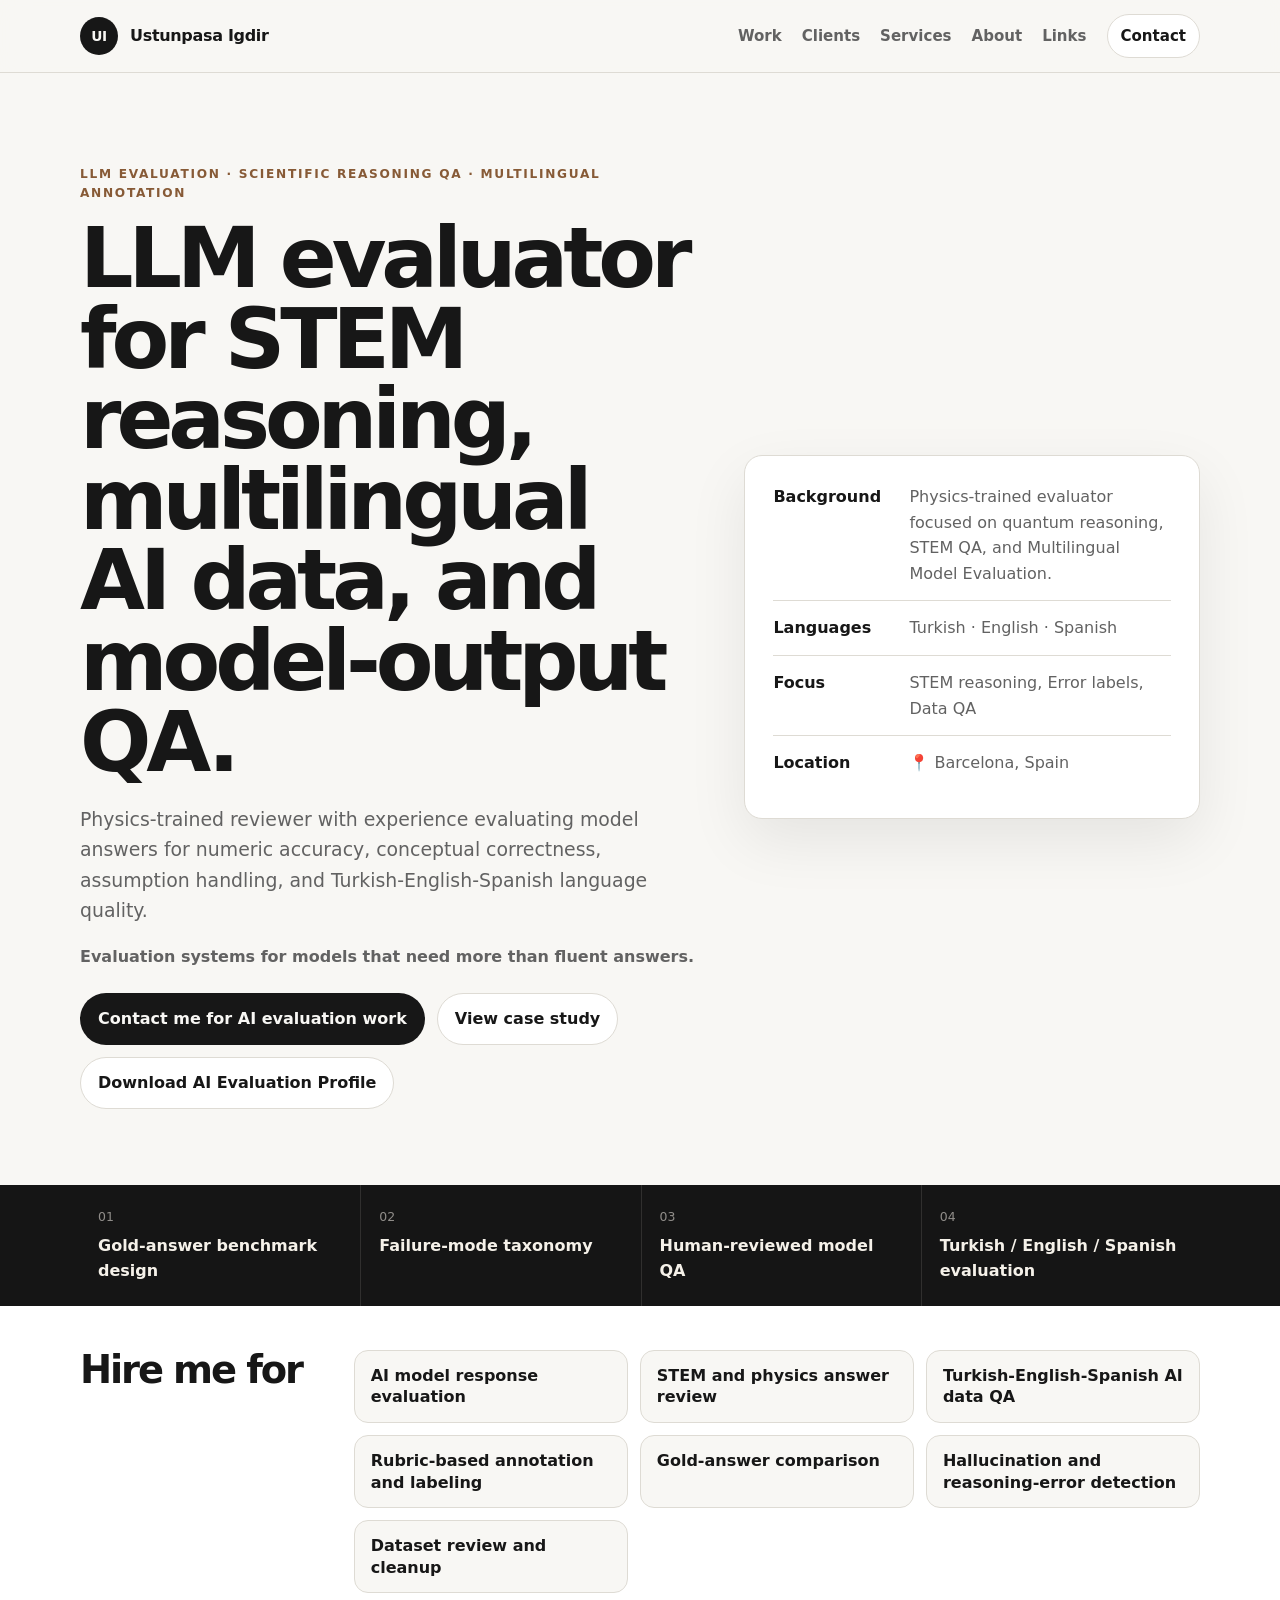
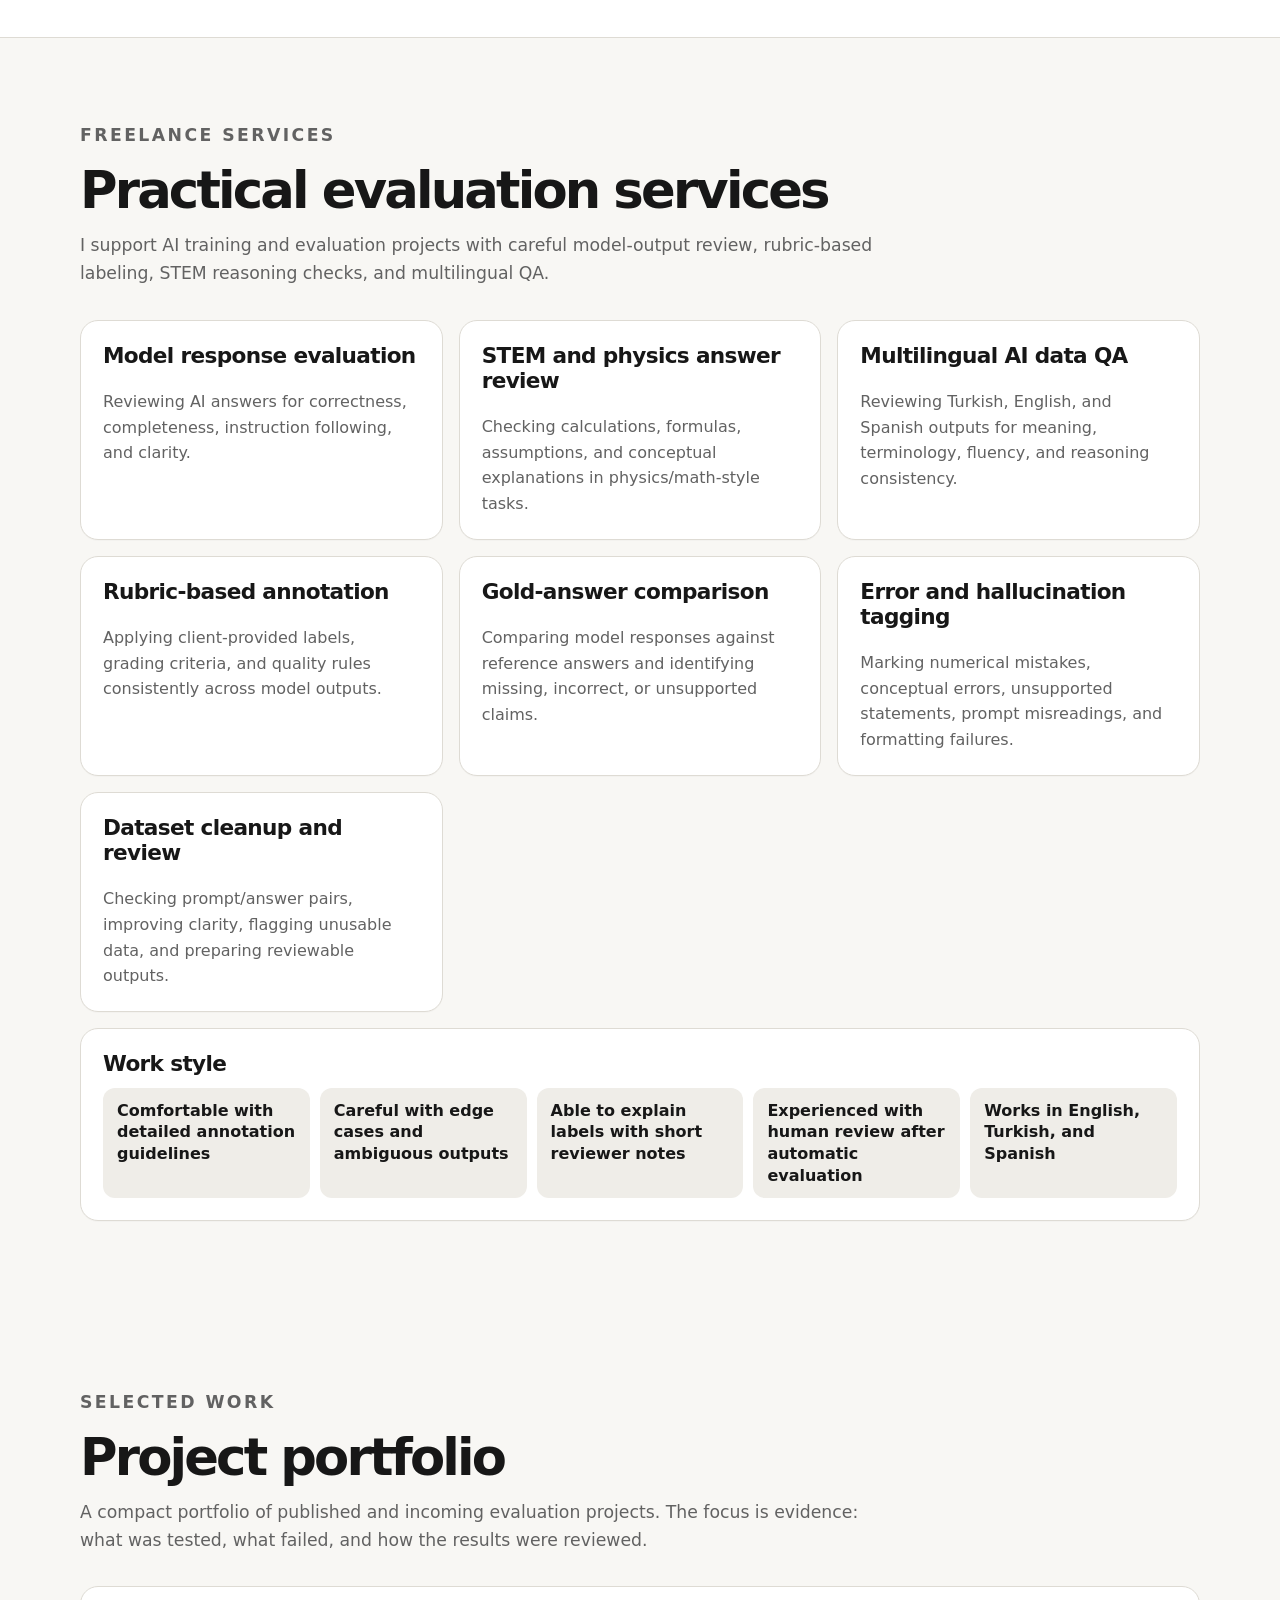
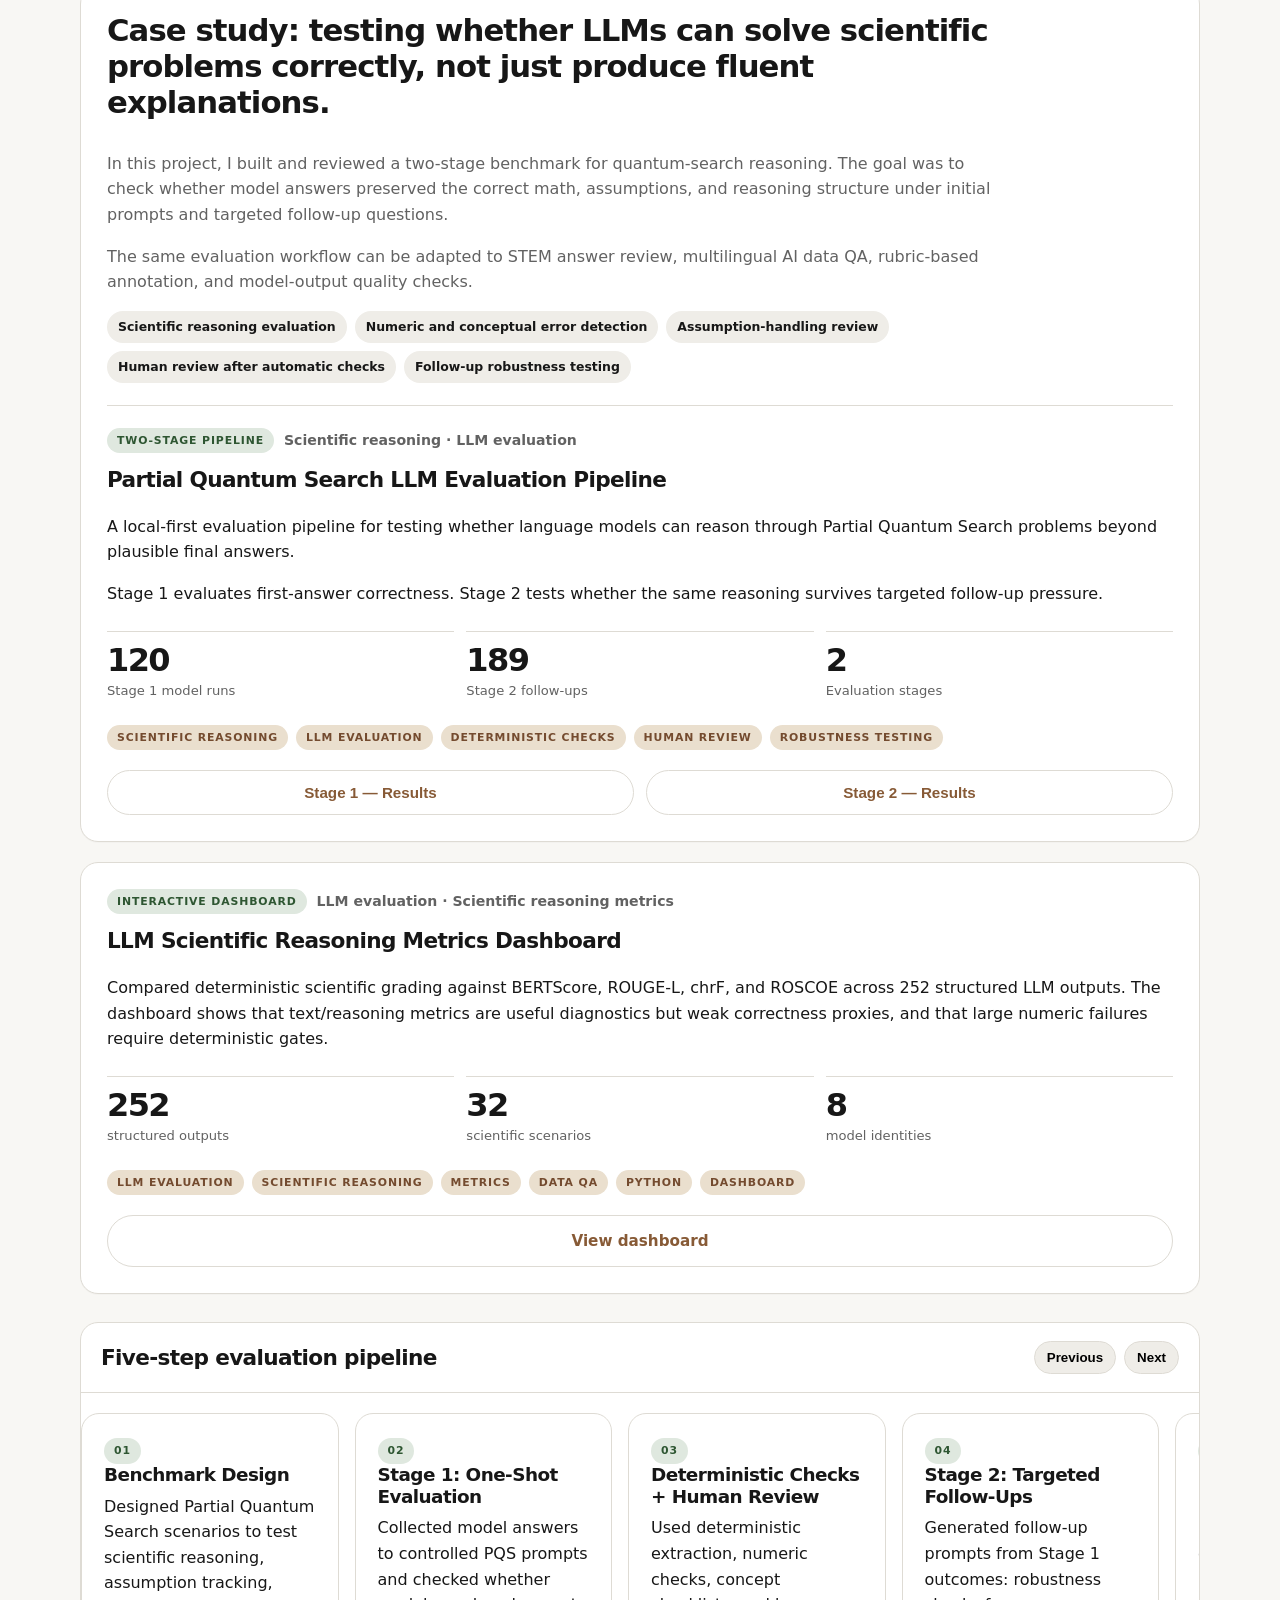
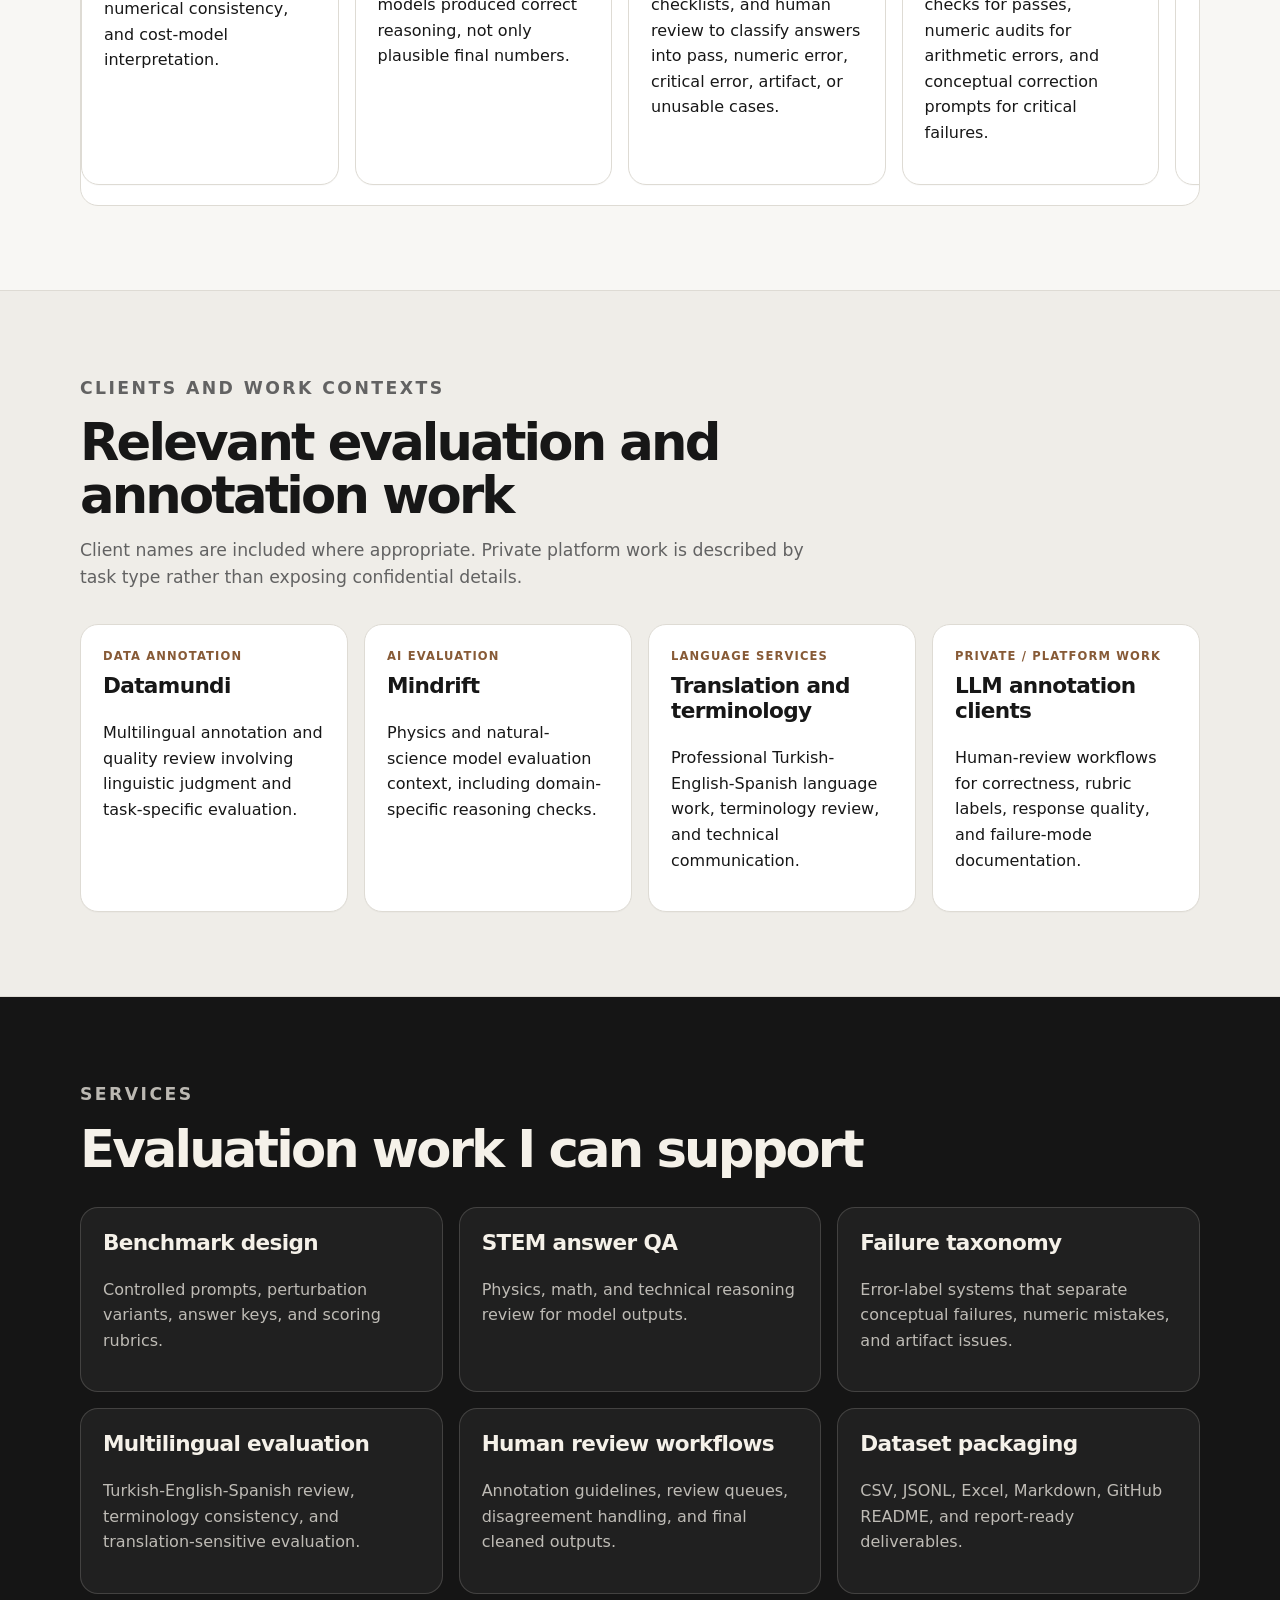
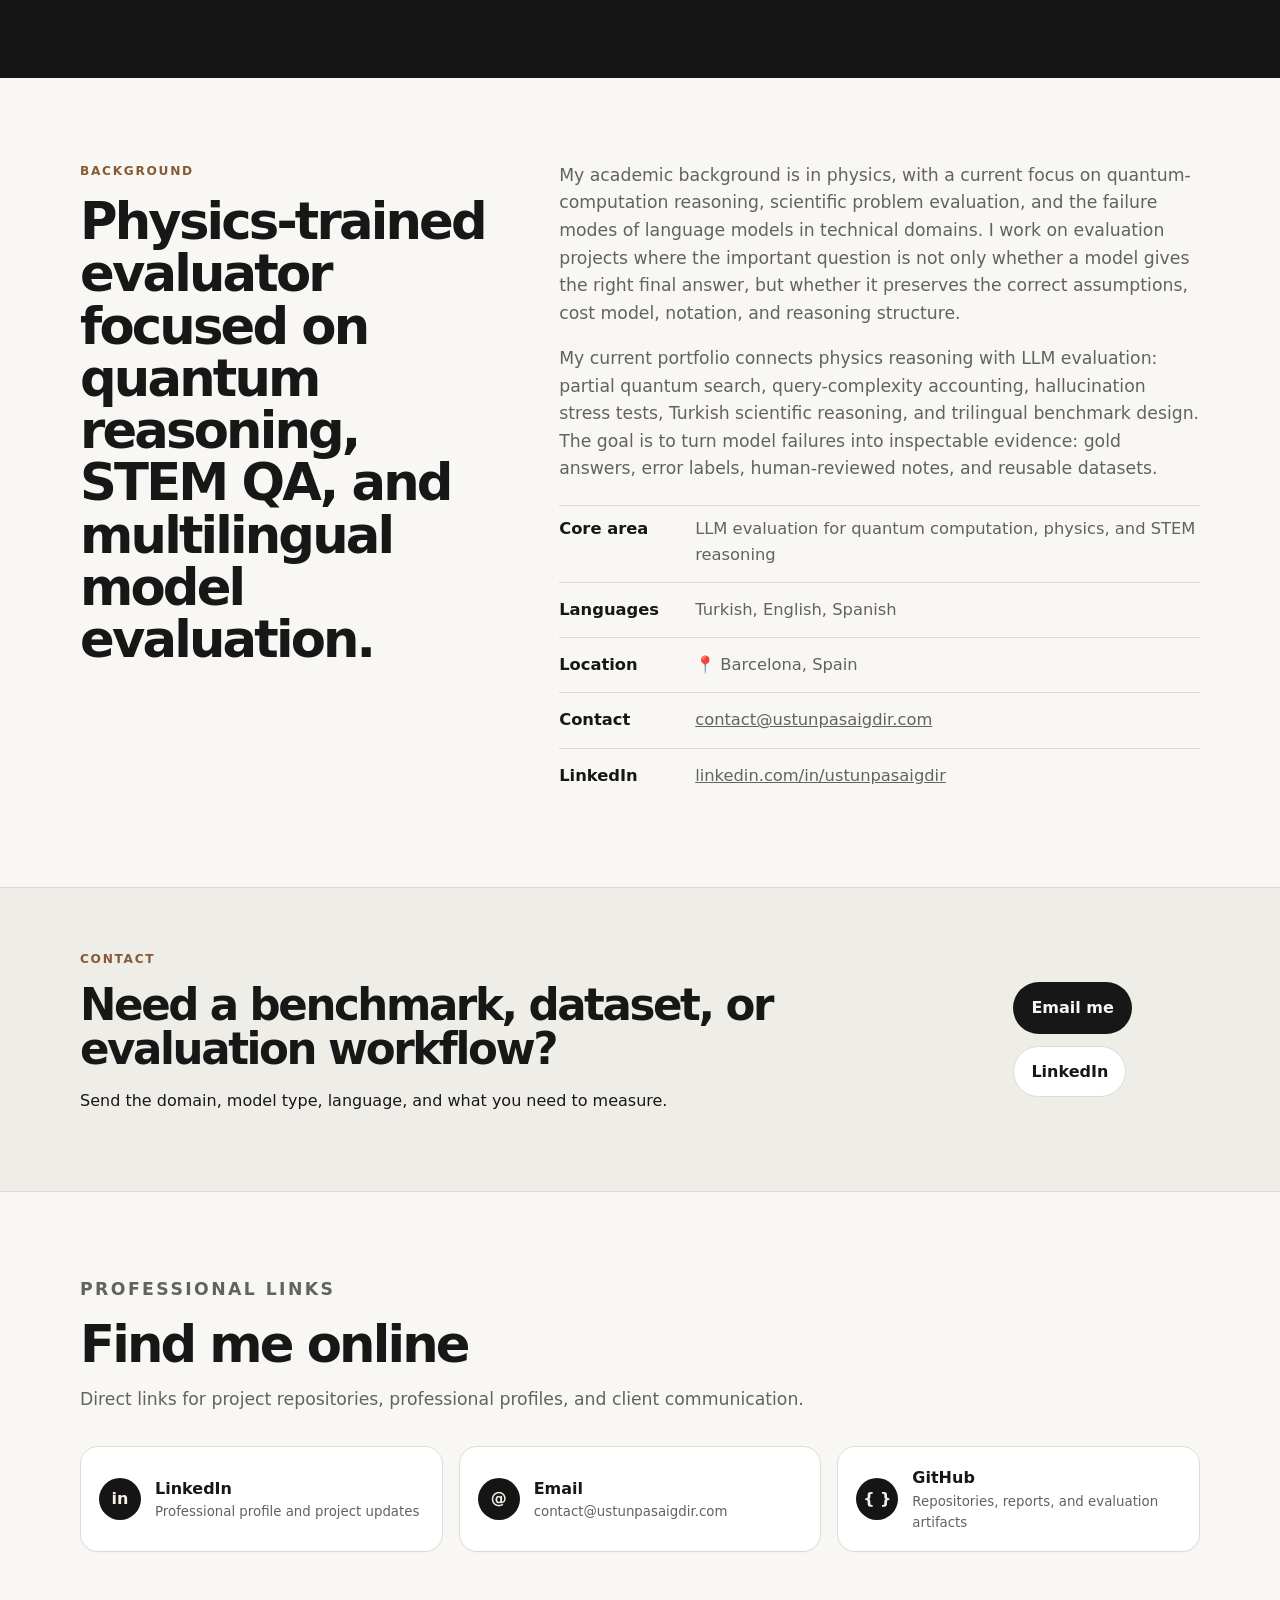
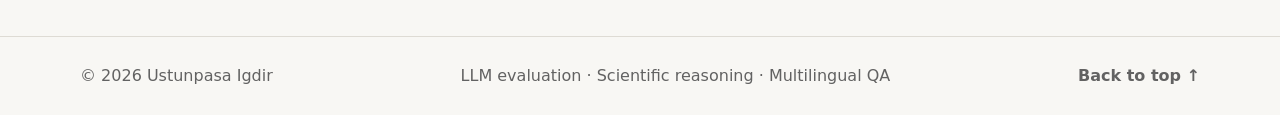
<file: index.html>
<!DOCTYPE html>
<html lang="en">
<head>
  <meta charset="UTF-8" />
  <meta name="viewport" content="width=device-width, initial-scale=1" />
  <meta name="description" content="Ustunpasa Igdir — physics-trained LLM evaluator specializing in scientific reasoning QA, multilingual evaluation, benchmark design, and failure-mode analysis." />
  <meta name="author" content="Ustunpasa Igdir" />
  <meta property="og:title" content="Ustunpasa Igdir — LLM Evaluation Portfolio" />
  <meta property="og:description" content="Scientific reasoning QA, multilingual evaluation, benchmark design, and failure-mode analysis." />
  <meta property="og:type" content="website" />
  <title>Ustunpasa Igdir — LLM Evaluation Portfolio</title>
  <link rel="stylesheet" href="styles.css" />
</head>

<body>
  <a class="skip-link" href="#content">Skip to content</a>

  <header class="site-header">
    <div class="wrap nav-wrap">
      <a class="brand" href="#top" aria-label="Ustunpasa Igdir homepage">
        <span class="brand-mark">UI</span>
        <span class="brand-name">Ustunpasa Igdir</span>
      </a>

      <button class="nav-toggle" id="navToggle" aria-controls="navMenu" aria-expanded="false">
        <span></span><span></span><span></span>
        <span class="sr-only">Open navigation</span>
      </button>

      <nav class="nav-menu" id="navMenu" aria-label="Main navigation">
        <a href="#work">Work</a>
        <a href="#clients">Clients</a>
        <a href="#services">Services</a>
        <a href="#about">About</a>
        <a href="#links">Links</a>
        <a class="nav-contact" href="#contact">Contact</a>
      </nav>
    </div>
  </header>

  <main id="content">
    <section class="hero" id="top">
      <div class="wrap hero-grid">
        <div class="hero-copy">
          <p class="kicker">LLM evaluation · Scientific reasoning QA · Multilingual annotation</p>
          <h1>LLM evaluator for STEM reasoning, multilingual AI data, and model-output QA.</h1>
          <p class="lead">
            Physics-trained reviewer with experience evaluating model answers for numeric accuracy,
            conceptual correctness, assumption handling, and Turkish-English-Spanish language quality.
          </p>
          <p class="hero-support">Evaluation systems for models that need more than fluent answers.</p>
          <div class="hero-actions" aria-label="Primary actions">
            <a class="button primary" href="#contact">Contact me for AI evaluation work</a>
            <a class="button secondary" href="#work">View case study</a>
            <a class="button secondary" href="assets/AI_Evaluation_Profile_Ustunpasa_Igdir.pdf" download>Download AI Evaluation Profile</a>
          </div>
        </div>

        <aside class="profile-card" aria-label="Professional summary">
          <dl>
            <div>
              <dt>Background</dt>
              <dd>Physics-trained evaluator focused on quantum reasoning, STEM QA, and Multilingual Model Evaluation.</dd>
            </div>
            <div>
              <dt>Languages</dt>
              <dd>Turkish · English · Spanish</dd>
            </div>
            <div>
              <dt>Focus</dt>
              <dd>STEM reasoning, Error labels, Data QA</dd>
            </div>
            <div>
              <dt>Location</dt>
              <dd><span class="pin-banner">📍 Barcelona, Spain</span></dd>
            </div>
          </dl>
        </aside>
      </div>
    </section>

    <section class="proof-strip" aria-label="Professional focus areas">
      <div class="wrap proof-grid">
        <div>
          <span>01</span>
          <strong>Gold-answer benchmark design</strong>
        </div>
        <div>
          <span>02</span>
          <strong>Failure-mode taxonomy</strong>
        </div>
        <div>
          <span>03</span>
          <strong>Human-reviewed model QA</strong>
        </div>
        <div>
          <span>04</span>
          <strong>Turkish / English / Spanish evaluation</strong>
        </div>
      </div>
    </section>

    <section class="hire-block" aria-labelledby="hire-title">
      <div class="wrap hire-layout">
        <h2 id="hire-title">Hire me for</h2>
        <div class="hire-grid">
          <div>AI model response evaluation</div>
          <div>STEM and physics answer review</div>
          <div>Turkish-English-Spanish AI data QA</div>
          <div>Rubric-based annotation and labeling</div>
          <div>Gold-answer comparison</div>
          <div>Hallucination and reasoning-error detection</div>
          <div>Dataset review and cleanup</div>
        </div>
      </div>
    </section>

    <section class="section practical-services" aria-labelledby="practical-services-title">
      <div class="wrap">
        <div class="section-head">
          <p class="kicker">Freelance services</p>
          <h2 id="practical-services-title">Practical evaluation services</h2>
          <p>
            I support AI training and evaluation projects with careful model-output review,
            rubric-based labeling, STEM reasoning checks, and multilingual QA.
          </p>
        </div>

        <div class="service-card-grid">
          <article>
            <h3>Model response evaluation</h3>
            <p>Reviewing AI answers for correctness, completeness, instruction following, and clarity.</p>
          </article>
          <article>
            <h3>STEM and physics answer review</h3>
            <p>Checking calculations, formulas, assumptions, and conceptual explanations in physics/math-style tasks.</p>
          </article>
          <article>
            <h3>Multilingual AI data QA</h3>
            <p>Reviewing Turkish, English, and Spanish outputs for meaning, terminology, fluency, and reasoning consistency.</p>
          </article>
          <article>
            <h3>Rubric-based annotation</h3>
            <p>Applying client-provided labels, grading criteria, and quality rules consistently across model outputs.</p>
          </article>
          <article>
            <h3>Gold-answer comparison</h3>
            <p>Comparing model responses against reference answers and identifying missing, incorrect, or unsupported claims.</p>
          </article>
          <article>
            <h3>Error and hallucination tagging</h3>
            <p>Marking numerical mistakes, conceptual errors, unsupported statements, prompt misreadings, and formatting failures.</p>
          </article>
          <article>
            <h3>Dataset cleanup and review</h3>
            <p>Checking prompt/answer pairs, improving clarity, flagging unusable data, and preparing reviewable outputs.</p>
          </article>
        </div>

        <div class="work-style">
          <h3>Work style</h3>
          <ul>
            <li>Comfortable with detailed annotation guidelines</li>
            <li>Careful with edge cases and ambiguous outputs</li>
            <li>Able to explain labels with short reviewer notes</li>
            <li>Experienced with human review after automatic evaluation</li>
            <li>Works in English, Turkish, and Spanish</li>
          </ul>
        </div>
      </div>
    </section>

    <section class="section" id="work">
      <div class="wrap">
        <div class="section-head">
          <p class="kicker">Selected work</p>
          <h2>Project portfolio</h2>
          <p>
            A compact portfolio of published and incoming evaluation projects. The focus is evidence:
            what was tested, what failed, and how the results were reviewed.
          </p>
        </div>

        <div class="featured-work single-feature">
          <article class="featured-card">
            <div class="case-study-intro">
              <h3>Case study: testing whether LLMs can solve scientific problems correctly, not just produce fluent explanations.</h3>
              <p>
                In this project, I built and reviewed a two-stage benchmark for quantum-search reasoning.
                The goal was to check whether model answers preserved the correct math, assumptions, and
                reasoning structure under initial prompts and targeted follow-up questions.
              </p>
              <p>
                The same evaluation workflow can be adapted to STEM answer review, multilingual AI data QA,
                rubric-based annotation, and model-output quality checks.
              </p>
              <div class="case-demo-list" aria-label="What this demonstrates">
                <span>Scientific reasoning evaluation</span>
                <span>Numeric and conceptual error detection</span>
                <span>Assumption-handling review</span>
                <span>Human review after automatic checks</span>
                <span>Follow-up robustness testing</span>
              </div>
            </div>
            <div class="card-meta">
              <span class="status published">Two-stage pipeline</span>
              <span>Scientific reasoning · LLM evaluation</span>
            </div>
            <h3>Partial Quantum Search LLM Evaluation Pipeline</h3>
            <p>
              A local-first evaluation pipeline for testing whether language models can reason through Partial Quantum Search problems beyond plausible final answers.
            </p>
            <p>
              Stage 1 evaluates first-answer correctness. Stage 2 tests whether the same reasoning survives targeted follow-up pressure.
            </p>
            <div class="result-line" aria-label="Pipeline totals">
              <div><strong>120</strong><span>Stage 1 model runs</span></div>
              <div><strong>189</strong><span>Stage 2 follow-ups</span></div>
              <div><strong>2</strong><span>Evaluation stages</span></div>
            </div>
            <div class="tag-row" aria-label="Project tags">
              <span class="status planned">Scientific reasoning</span>
              <span class="status planned">LLM evaluation</span>
              <span class="status planned">Deterministic checks</span>
              <span class="status planned">Human review</span>
              <span class="status planned">Robustness testing</span>
            </div>
            <div class="link-row">
              <button type="button" class="inline-link" data-stage="s1" aria-expanded="false" aria-controls="summaryPanel">Stage 1 — Results</button>
              <button type="button" class="inline-link" data-stage="s2" aria-expanded="false" aria-controls="summaryPanel">Stage 2 — Results</button>
            </div>
            <div class="results-summary" id="summaryPanel" hidden>
              <div class="summary-stage" data-stage="s1" hidden>
                <div class="summary-head">
                  <h4>Stage 1 — One-shot evaluation</h4>
                </div>
                <div class="summary-grid">
                  <div><strong>120</strong><span>Total model runs</span></div>
                  <div><strong>112</strong><span>Successful outputs</span></div>
                  <div><strong>8</strong><span>Discarded (no result)</span></div>
                </div>
                <div class="summary-grid verdicts">
                  <div class="v-pass"><strong>54</strong><span>Passed review</span></div>
                  <div class="v-fail"><strong>58</strong><span>Failed review</span></div>
                  <div class="v-fail"><strong>19</strong><span>Critical failures</span></div>
                </div>
                <p class="summary-note">Of 112 successful outputs, 58 failed review (52%) and 19 of those were critical. Figures match the published Stage 1 report (original 120-run set).</p>
              </div>
              <div class="summary-stage" data-stage="s2" hidden>
                <div class="summary-head">
                  <h4>Stage 2 — Targeted follow-ups</h4>
                  <a class="summary-open" href="partial-quantum-search-llm-evaluation/pqs-failure-analysis.pdf">Failure analysis (PDF) ↓</a>
                  <a class="summary-open" href="partial-quantum-search-llm-evaluation/stage-2-report.html">Open full page →</a>
                </div>
                <div class="summary-grid">
                  <div><strong>189</strong><span>Follow-up runs</span></div>
                  <div><strong>63</strong><span>Parent runs</span></div>
                  <div><strong>3</strong><span>Trials each</span></div>
                  <div><strong>7</strong><span>Models</span></div>
                  <div><strong>67%</strong><span>Pass rate</span></div>
                  <div><strong>21%</strong><span>Fail rate</span></div>
                </div>
                <div class="summary-grid verdicts">
                  <div class="v-pass"><strong>127</strong><span>PASS</span></div>
                  <div class="v-fail"><strong>40</strong><span>FAIL</span></div>
                  <div class="v-partial"><strong>22</strong><span>PARTIAL</span></div>
                </div>
                <p class="summary-note">By branch — Robustness 153 (114 P / 20 partial / 19 F) · Conceptual correction 24 (9 P / 15 F, 37.5% pass) · Numeric audit 12 (4 P / 2 partial / 6 F).</p>
              </div>
            </div>
          </article>

          <article class="featured-card">
            <div class="card-meta">
              <span class="status published">Interactive dashboard</span>
              <span>LLM evaluation · Scientific reasoning metrics</span>
            </div>
            <h3>LLM Scientific Reasoning Metrics Dashboard</h3>
            <p>
              Compared deterministic scientific grading against BERTScore, ROUGE-L, chrF, and ROSCOE across
              252 structured LLM outputs. The dashboard shows that text/reasoning metrics are useful diagnostics
              but weak correctness proxies, and that large numeric failures require deterministic gates.
            </p>
            <div class="result-line" aria-label="Dashboard totals">
              <div><strong>252</strong><span>structured outputs</span></div>
              <div><strong>32</strong><span>scientific scenarios</span></div>
              <div><strong>8</strong><span>model identities</span></div>
            </div>
            <div class="tag-row" aria-label="Dashboard tags">
              <span class="status planned">LLM Evaluation</span>
              <span class="status planned">Scientific Reasoning</span>
              <span class="status planned">Metrics</span>
              <span class="status planned">Data QA</span>
              <span class="status planned">Python</span>
              <span class="status planned">Dashboard</span>
            </div>
            <div class="link-row">
              <a href="projects/pipeline-metric-dashboard/" class="inline-link">View dashboard</a>
            </div>
          </article>

        </div>

        <div class="carousel-shell" aria-label="Project carousel">
          <div class="carousel-header">
            <h3>Five-step evaluation pipeline</h3>
            <div class="carousel-controls">
              <button id="prevSlide" aria-label="Previous pipeline step">Previous</button>
              <button id="nextSlide" aria-label="Next pipeline step">Next</button>
            </div>
          </div>

          <div class="carousel-track" id="projectCarousel">
            <article class="project-slide">
              <span class="status published">01</span>
              <h4>Benchmark Design</h4>
              <p>Designed Partial Quantum Search scenarios to test scientific reasoning, assumption tracking, numerical consistency, and cost-model interpretation.</p>
            </article>
            <article class="project-slide">
              <span class="status published">02</span>
              <h4>Stage 1: One-Shot Evaluation</h4>
              <p>Collected model answers to controlled PQS prompts and checked whether models produced correct reasoning, not only plausible final numbers.</p>
            </article>
            <article class="project-slide">
              <span class="status published">03</span>
              <h4>Deterministic Checks + Human Review</h4>
              <p>Used deterministic extraction, numeric checks, concept checklists, and human review to classify answers into pass, numeric error, critical error, artifact, or unusable cases.</p>
            </article>
            <article class="project-slide">
              <span class="status published">04</span>
              <h4>Stage 2: Targeted Follow-Ups</h4>
              <p>Generated follow-up prompts from Stage 1 outcomes: robustness checks for passes, numeric audits for arithmetic errors, and conceptual correction prompts for critical failures.</p>
            </article>
            <article class="project-slide">
              <span class="status published">05</span>
              <h4>Evidence Export + Portfolio Reporting</h4>
              <p>Exported reviewed evidence, aggregate results, and report-ready artifacts for a transparent portfolio case study.</p>
            </article>
          </div>
        </div>
      </div>
    </section>

    <section class="section muted" id="clients">
      <div class="wrap">
        <div class="section-head narrow">
          <p class="kicker">Clients and work contexts</p>
          <h2>Relevant evaluation and annotation work</h2>
          <p>
            Client names are included where appropriate. Private platform work is described by task type rather than exposing confidential details.
          </p>
        </div>

        <div class="client-list">
          <article>
            <span>Data annotation</span>
            <h3>Datamundi</h3>
            <p>Multilingual annotation and quality review involving linguistic judgment and task-specific evaluation.</p>
          </article>
          <article>
            <span>AI evaluation</span>
            <h3>Mindrift</h3>
            <p>Physics and natural-science model evaluation context, including domain-specific reasoning checks.</p>
          </article>
          <article>
            <span>Language services</span>
            <h3>Translation and terminology</h3>
            <p>Professional Turkish-English-Spanish language work, terminology review, and technical communication.</p>
          </article>
          <article>
            <span>Private / platform work</span>
            <h3>LLM annotation clients</h3>
            <p>Human-review workflows for correctness, rubric labels, response quality, and failure-mode documentation.</p>
          </article>
        </div>
      </div>
    </section>

    <section class="section dark" id="services">
      <div class="wrap">
        <div class="section-head">
          <p class="kicker">Services</p>
          <h2>Evaluation work I can support</h2>
        </div>

        <div class="services-grid">
          <article>
            <h3>Benchmark design</h3>
            <p>Controlled prompts, perturbation variants, answer keys, and scoring rubrics.</p>
          </article>
          <article>
            <h3>STEM answer QA</h3>
            <p>Physics, math, and technical reasoning review for model outputs.</p>
          </article>
          <article>
            <h3>Failure taxonomy</h3>
            <p>Error-label systems that separate conceptual failures, numeric mistakes, and artifact issues.</p>
          </article>
          <article>
            <h3>Multilingual evaluation</h3>
            <p>Turkish-English-Spanish review, terminology consistency, and translation-sensitive evaluation.</p>
          </article>
          <article>
            <h3>Human review workflows</h3>
            <p>Annotation guidelines, review queues, disagreement handling, and final cleaned outputs.</p>
          </article>
          <article>
            <h3>Dataset packaging</h3>
            <p>CSV, JSONL, Excel, Markdown, GitHub README, and report-ready deliverables.</p>
          </article>
        </div>
      </div>
    </section>

    <section class="section" id="about">
      <div class="wrap about-layout">
        <div>
          <p class="kicker">Background</p>
          <h2>Physics-trained evaluator focused on quantum reasoning, STEM QA, and multilingual model evaluation.</h2>
        </div>
        <div class="about-text">
          <p>
            My academic background is in physics, with a current focus on quantum-computation reasoning,
            scientific problem evaluation, and the failure modes of language models in technical domains.
            I work on evaluation projects where the important question is not only whether a model gives the
            right final answer, but whether it preserves the correct assumptions, cost model, notation, and
            reasoning structure.
          </p>
          <p>
            My current portfolio connects physics reasoning with LLM evaluation: partial quantum search,
            query-complexity accounting, hallucination stress tests, Turkish scientific reasoning, and
            trilingual benchmark design. The goal is to turn model failures into inspectable evidence:
            gold answers, error labels, human-reviewed notes, and reusable datasets.
          </p>
          <dl class="facts">
            <div><dt>Core area</dt><dd>LLM evaluation for quantum computation, physics, and STEM reasoning</dd></div>
            <div><dt>Languages</dt><dd>Turkish, English, Spanish</dd></div>
            <div><dt>Location</dt><dd><span class="pin-banner">📍 Barcelona, Spain</span></dd></div>
            <div><dt>Contact</dt><dd><a href="mailto:contact@ustunpasaigdir.com">contact@ustunpasaigdir.com</a></dd></div>
            <div><dt>LinkedIn</dt><dd><a href="https://www.linkedin.com/in/ustunpasaigdir" target="_blank" rel="noopener noreferrer">linkedin.com/in/ustunpasaigdir</a></dd></div>
          </dl>
        </div>
      </div>
    </section>

    <section class="contact-panel" id="contact">
      <div class="wrap contact-inner">
        <div>
          <p class="kicker">Contact</p>
          <h2>Need a benchmark, dataset, or evaluation workflow?</h2>
          <p>Send the domain, model type, language, and what you need to measure.</p>
        </div>
        <div class="contact-buttons">
          <a class="button primary" href="mailto:contact@ustunpasaigdir.com">Email me</a>
          <a class="button secondary" href="https://www.linkedin.com/in/ustunpasaigdir" target="_blank" rel="noopener noreferrer">LinkedIn</a>
        </div>
      </div>
    </section>

    <section class="section social-section" id="links">
      <div class="wrap">
        <div class="section-head">
          <p class="kicker">Professional links</p>
          <h2>Find me online</h2>
          <p>
            Direct links for project repositories, professional profiles, and client communication.
          </p>
        </div>

        <div class="social-grid" aria-label="Professional profile links">
          <a class="social-card social-card--linkedin" href="https://www.linkedin.com/in/ustunpasaigdir" target="_blank" rel="noopener noreferrer">
            <span class="social-icon" aria-hidden="true">in</span>
            <span>
              <strong>LinkedIn</strong>
              <small>Professional profile and project updates</small>
            </span>
          </a>

          <a class="social-card social-card--email" href="mailto:contact@ustunpasaigdir.com">
            <span class="social-icon" aria-hidden="true">@</span>
            <span>
              <strong>Email</strong>
              <small>contact@ustunpasaigdir.com</small>
            </span>
          </a>

          <a class="social-card social-card--github" href="https://github.com/ustunpigdir" target="_blank" rel="noopener noreferrer">
            <span class="social-icon" aria-hidden="true">{ }</span>
            <span>
              <strong>GitHub</strong>
              <small>Repositories, reports, and evaluation artifacts</small>
            </span>
          </a>
        </div>
      </div>
    </section>
  </main>

  <footer class="site-footer">
    <div class="wrap footer-wrap">
      <p>© 2026 Ustunpasa Igdir</p>
      <p>LLM evaluation · Scientific reasoning · Multilingual QA</p>
      <a href="#top">Back to top ↑</a>
    </div>
  </footer>

  <script src="script.js"></script>
</body>
</html>
</file>
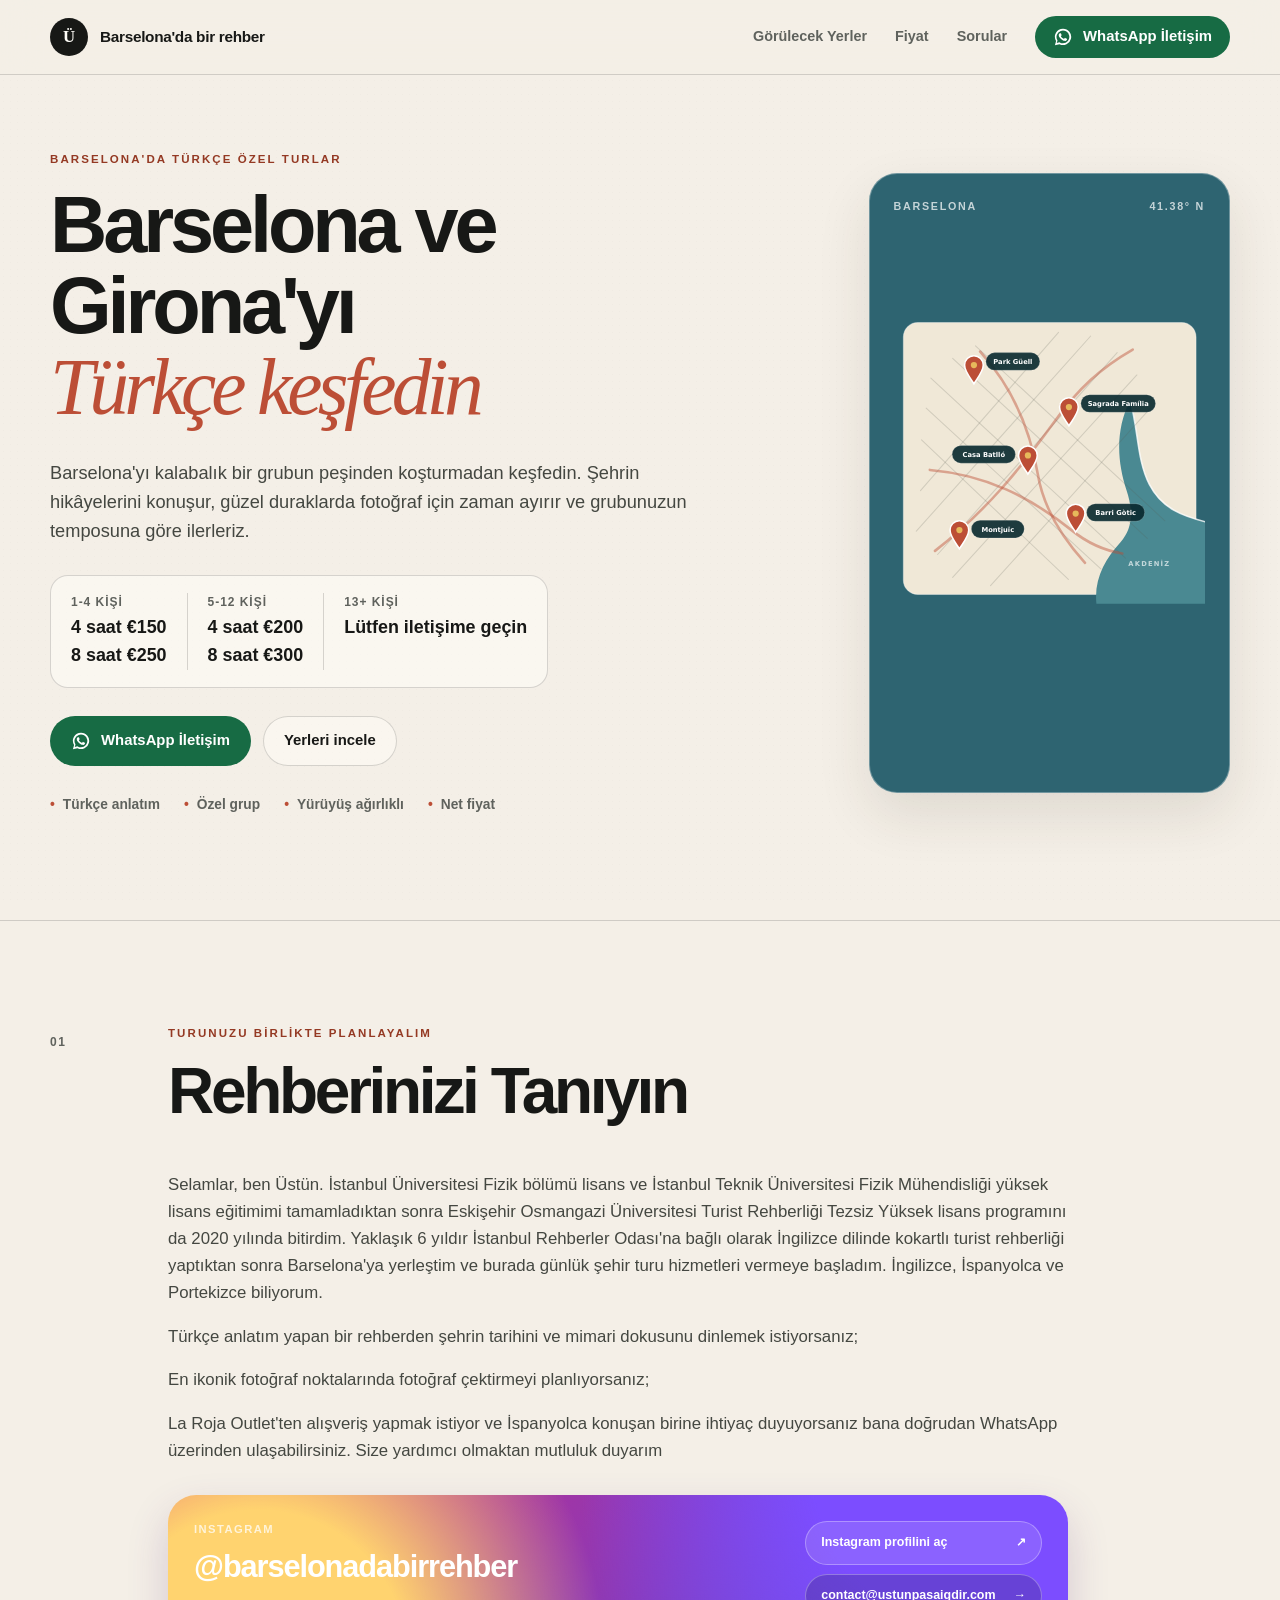
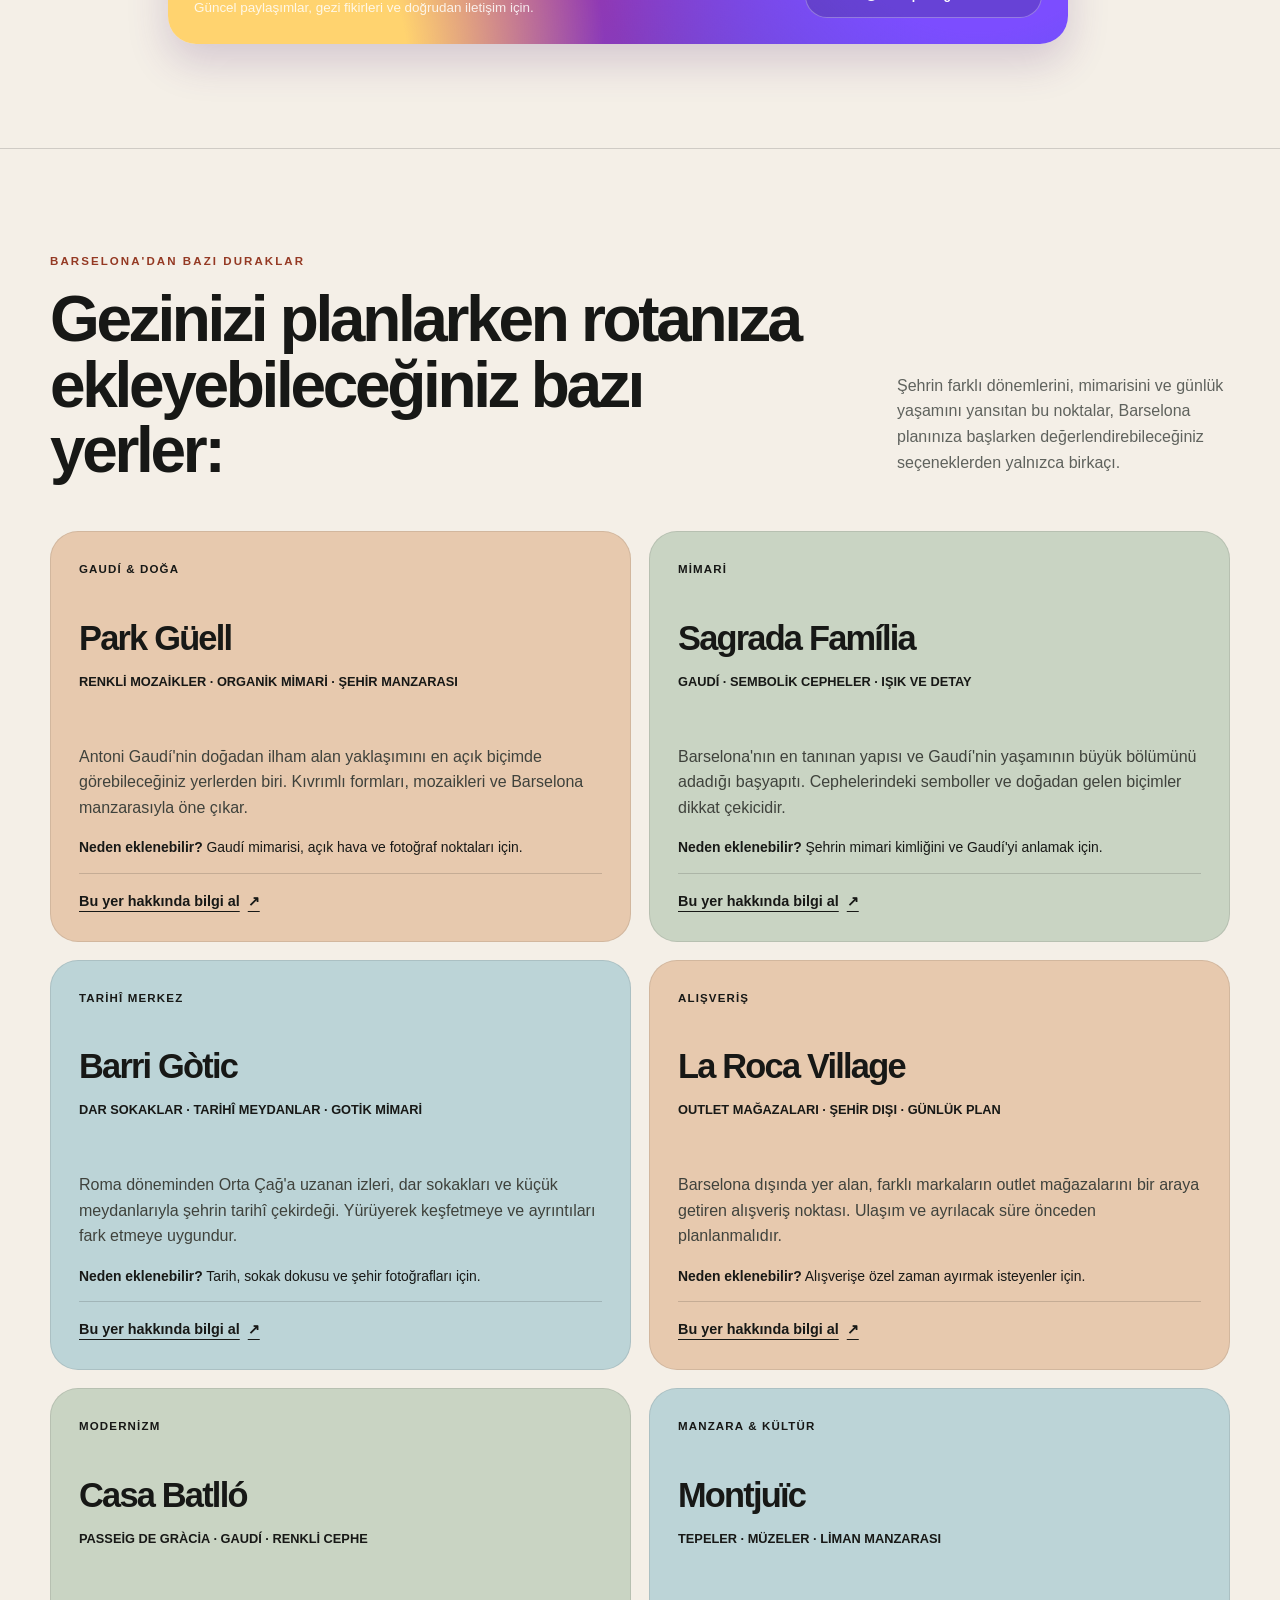
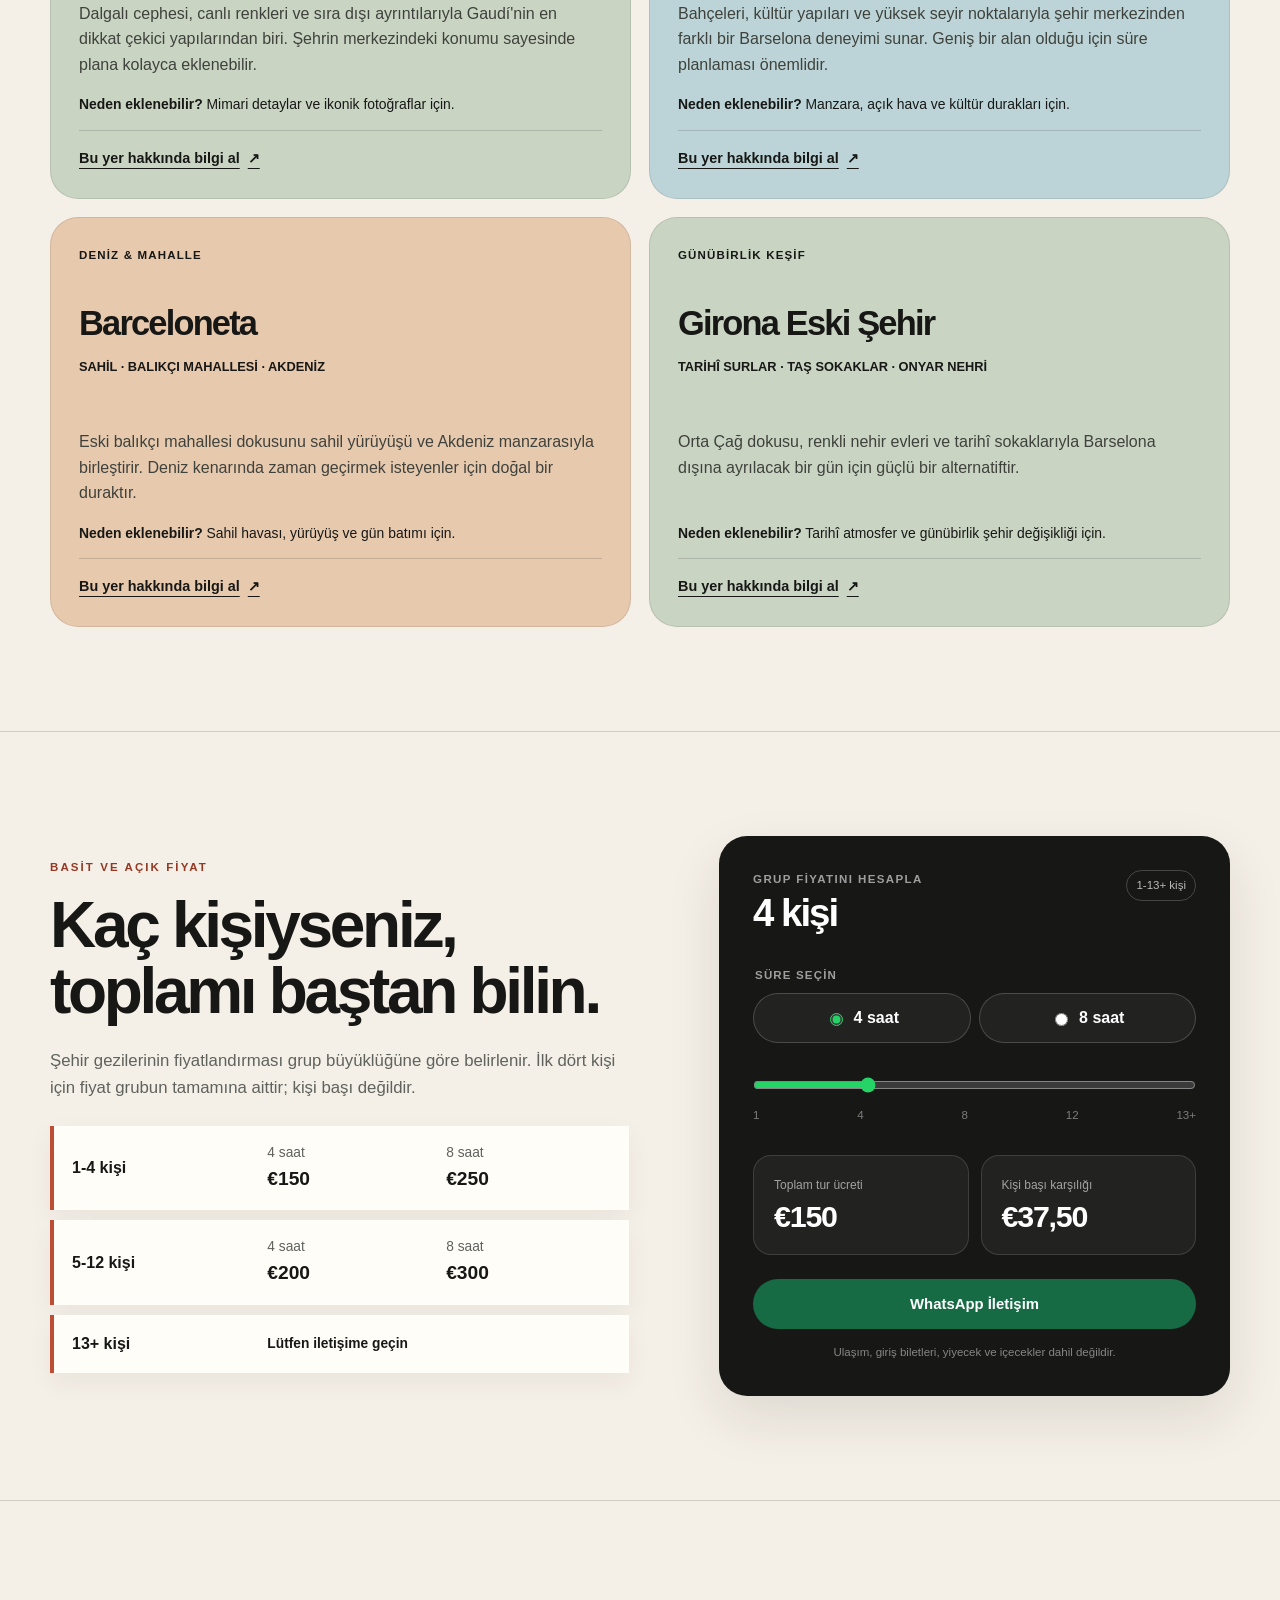
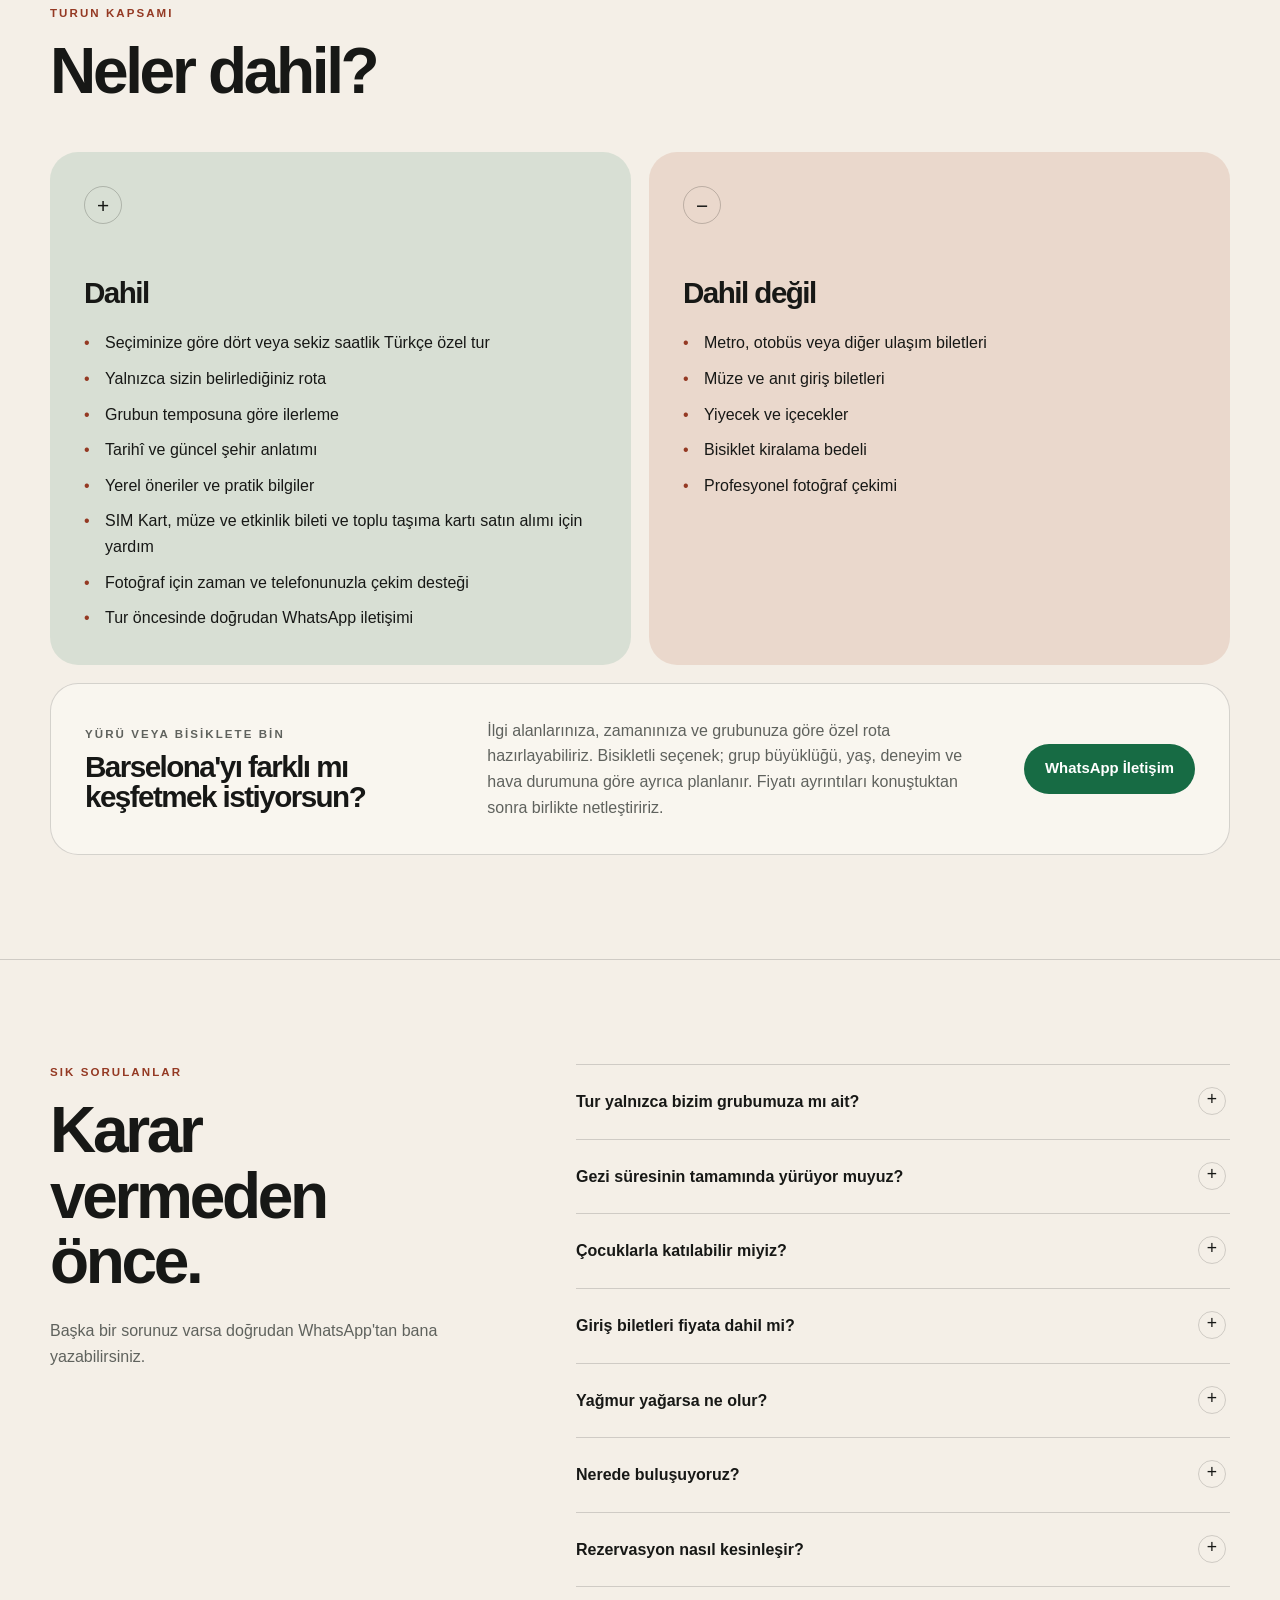
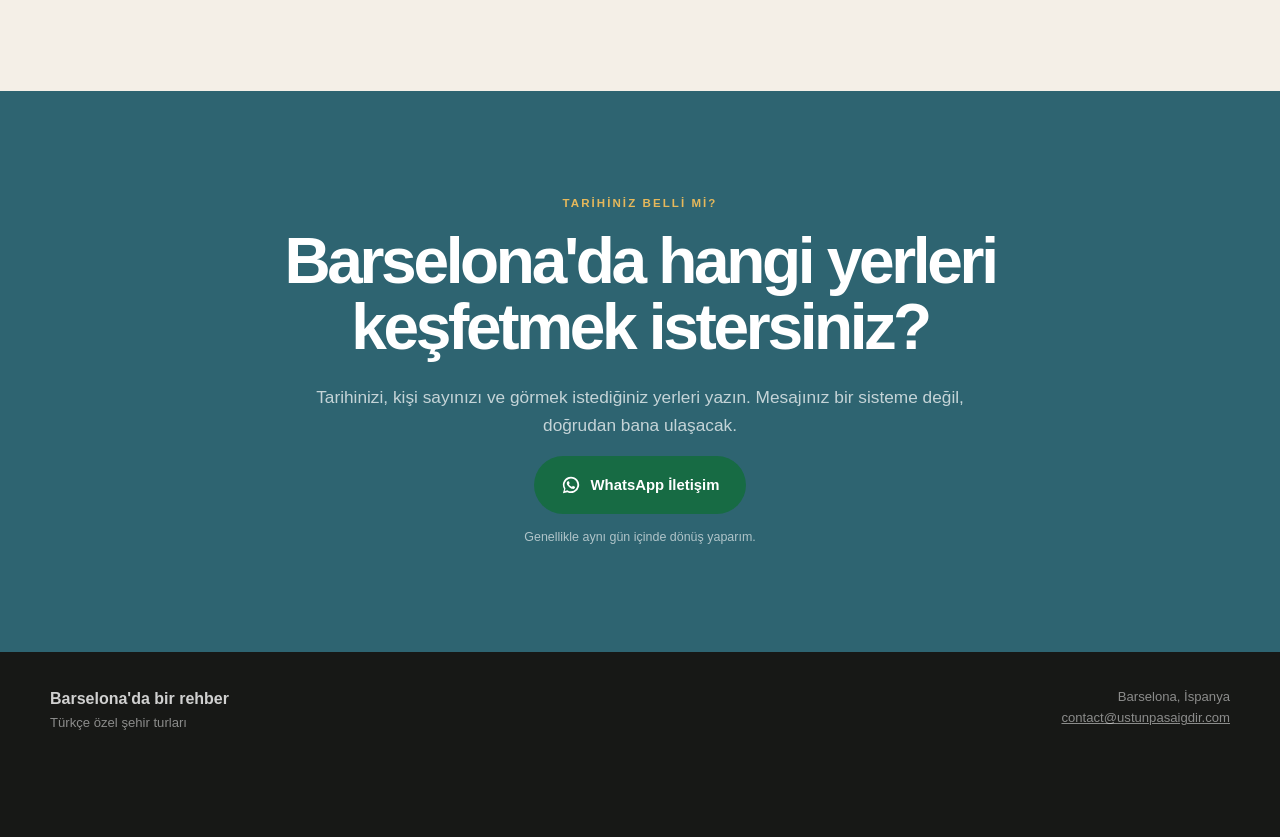
<file: barselona_turlari/index.html>
<!doctype html>
<html lang="tr">
  <head>
    <meta charset="UTF-8" />
    <meta name="viewport" content="width=device-width, initial-scale=1" />
    <meta
      name="description"
      content="Barselona ve Girona'yı Türkçe ve yalnızca kendi grubunuzla keşfedin. 4 saatlik şehir gezileri 1-4 kişi için toplam €150. WhatsApp üzerinden doğrudan iletişime geçin."
    />
    <meta name="theme-color" content="#f4efe7" />
    <meta name="robots" content="index, follow" />

    <meta property="og:type" content="website" />
    <meta property="og:locale" content="tr_TR" />
    <meta property="og:title" content="Barselona ve Girona Türkçe Özel Tur | Barselona'da bir rehber" />
    <meta
      property="og:description"
      content="Barselona ve Girona'yı Türkçe keşfedin. 4 saatlik gezi 1-4 kişi için toplam €150."
    />
    <meta property="og:url" content="https://ustunpasaigdir.com/barselona_turlari" />

    <link rel="canonical" href="https://ustunpasaigdir.com/barselona_turlari" />
    <link rel="icon" href="./assets/favicon.svg" type="image/svg+xml" />
    <link rel="stylesheet" href="./styles.css" />
    <script src="./script.js" defer></script>

    <title>Barselona ve Girona Türkçe Özel Tur | Barselona'da bir rehber</title>
  </head>

  <body>
    <a class="skip-link" href="#main-content">İçeriğe geç</a>

    <header class="site-header" aria-label="Sayfa başlığı">
      <div class="shell header-inner">
        <div class="wordmark" aria-label="Barselona'da bir rehber">
          <span class="wordmark-mark" aria-hidden="true">Ü</span>
          <span>Barselona'da bir rehber</span>
        </div>

        <nav class="header-nav" aria-label="Sayfa içi bağlantılar">
          <a href="#rotalar">Görülecek Yerler</a>
          <a href="#fiyat">Fiyat</a>
          <a href="#sorular">Sorular</a>
        </nav>

        <a
          class="button button-small button-dark js-whatsapp"
          href="#"
          data-message-type="availability"
          aria-label="WhatsApp İletişim"
        >
          <svg aria-hidden="true" viewBox="0 0 24 24">
            <path d="M12 2a9.7 9.7 0 0 0-8.3 14.7L2.3 22l5.4-1.4A9.8 9.8 0 1 0 12 2Zm0 17.6a7.7 7.7 0 0 1-3.9-1.1l-.4-.2-3.2.9.9-3.1-.2-.4a7.7 7.7 0 1 1 6.8 3.9Zm4.3-5.7c-.2-.1-1.4-.7-1.6-.8-.2-.1-.4-.1-.6.1l-.7.8c-.1.2-.3.2-.6.1a6.3 6.3 0 0 1-1.9-1.2 7 7 0 0 1-1.3-1.6c-.1-.2 0-.4.1-.5l.4-.5.2-.4c.1-.1 0-.3 0-.4l-.7-1.7c-.2-.4-.4-.4-.6-.4h-.5c-.2 0-.5.1-.7.3-.2.3-.9.9-.9 2.1s.9 2.4 1 2.6c.1.2 1.7 2.7 4.2 3.7.6.3 1.1.4 1.4.5.6.2 1.1.2 1.5.1.5-.1 1.4-.6 1.6-1.1.2-.6.2-1 .2-1.1-.1-.2-.3-.2-.5-.3Z" />
          </svg>
          WhatsApp İletişim
        </a>
      </div>
    </header>

    <main id="main-content">
      <section class="hero section-pad">
        <div class="shell hero-grid">
          <div class="hero-copy">
            <p class="eyebrow">Barselona'da Türkçe özel turlar</p>
            <h1>Barselona ve Girona'yı<br /><em>Türkçe keşfedin</em></h1>
            <p class="hero-lede">
              Barselona'yı kalabalık bir grubun peşinden koşturmadan keşfedin. Şehrin
              hikâyelerini konuşur, güzel duraklarda fotoğraf için zaman ayırır ve grubunuzun
              temposuna göre ilerleriz.
            </p>

            <div class="hero-price" aria-label="Ana tur fiyatı">
              <div>
                <span class="hero-price-label">1-4 kişi</span>
                <strong>4 saat €150</strong>
                <strong>8 saat €250</strong>
              </div>
              <span class="price-divider" aria-hidden="true"></span>
              <div>
                <span class="hero-price-label">5-12 kişi</span>
                <strong>4 saat €200</strong>
                <strong>8 saat €300</strong>
              </div>
              <span class="price-divider" aria-hidden="true"></span>
              <div>
                <span class="hero-price-label">13+ kişi</span>
                <strong>Lütfen iletişime geçin</strong>
              </div>
            </div>

            <div class="hero-actions">
              <a
                class="button button-primary js-whatsapp"
                href="#"
                data-message-type="availability"
              >
                <svg aria-hidden="true" viewBox="0 0 24 24">
                  <path d="M12 2a9.7 9.7 0 0 0-8.3 14.7L2.3 22l5.4-1.4A9.8 9.8 0 1 0 12 2Zm0 17.6a7.7 7.7 0 0 1-3.9-1.1l-.4-.2-3.2.9.9-3.1-.2-.4a7.7 7.7 0 1 1 6.8 3.9Zm4.3-5.7c-.2-.1-1.4-.7-1.6-.8-.2-.1-.4-.1-.6.1l-.7.8c-.1.2-.3.2-.6.1a6.3 6.3 0 0 1-1.9-1.2 7 7 0 0 1-1.3-1.6c-.1-.2 0-.4.1-.5l.4-.5.2-.4c.1-.1 0-.3 0-.4l-.7-1.7c-.2-.4-.4-.4-.6-.4h-.5c-.2 0-.5.1-.7.3-.2.3-.9.9-.9 2.1s.9 2.4 1 2.6c.1.2 1.7 2.7 4.2 3.7.6.3 1.1.4 1.4.5.6.2 1.1.2 1.5.1.5-.1 1.4-.6 1.6-1.1.2-.6.2-1 .2-1.1-.1-.2-.3-.2-.5-.3Z" />
                </svg>
                WhatsApp İletişim
              </a>
              <a class="button button-quiet" href="#rotalar">Yerleri incele</a>
            </div>

            <ul class="trust-list" aria-label="Tur özellikleri">
              <li>Türkçe anlatım</li>
              <li>Özel grup</li>
              <li>Yürüyüş ağırlıklı</li>
              <li>Net fiyat</li>
            </ul>
          </div>

          <div class="hero-visual" aria-label="Barselona'da görülebilecek yerlerin temsili">
            <div class="visual-topline">
              <span>BARSELONA</span>
              <span>41.38° N</span>
            </div>
            <div class="route-illustration">
              <svg viewBox="0 0 600 560" role="img" aria-labelledby="map-title map-description">
                <title id="map-title">Barselona görülecek yerler haritası</title>
                <desc id="map-description">Park Güell, Sagrada Família, Casa Batlló, Barri Gòtic ve Montjuïc konumlarını gösteren temsili şehir haritası.</desc>

                <rect class="map-land" x="18" y="18" width="564" height="524" rx="28" />
                <path class="map-water" d="M455 168C471 226 468 283 492 330c24 47 65 61 108 72v158H390c-5-48 17-86 46-118 26-29 24-65 12-101-18-54-22-116 7-173Z" />
                <path class="map-coast" d="M455 168C471 226 468 283 492 330c24 47 65 61 108 72" />

                <g class="map-streets">
                  <path d="M71 125 446 472M113 87l375 347M157 63l365 337M62 183l337 310M53 244l283 269" />
                  <path d="M84 465 430 76M43 420 379 44M51 342 317 37M113 509 468 119M186 525 494 183" />
                </g>
                <g class="map-main-roads">
                  <path d="M79 458C179 380 242 301 309 209c47-65 90-104 151-139" />
                  <path d="M69 302c108 9 193 52 273 116 32 26 61 39 98 45" />
                  <path d="M166 74c60 66 95 142 111 236 10 61 44 119 91 171" />
                </g>

                <g class="map-pin" transform="translate(154 112)">
                  <path d="M0 24C-6 14-18 1-18-12a18 18 0 1 1 36 0C18 1 6 14 0 24Z" />
                  <circle cx="0" cy="-12" r="6" />
                </g>
                <g class="map-tag" transform="translate(177 76)">
                  <rect width="104" height="34" rx="17" />
                  <text x="52" y="22">Park Güell</text>
                </g>

                <g class="map-pin" transform="translate(337 193)">
                  <path d="M0 24C-6 14-18 1-18-12a18 18 0 1 1 36 0C18 1 6 14 0 24Z" />
                  <circle cx="0" cy="-12" r="6" />
                </g>
                <g class="map-tag" transform="translate(360 157)">
                  <rect width="144" height="34" rx="17" />
                  <text x="72" y="22">Sagrada Família</text>
                </g>

                <g class="map-pin" transform="translate(258 286)">
                  <path d="M0 24C-6 14-18 1-18-12a18 18 0 1 1 36 0C18 1 6 14 0 24Z" />
                  <circle cx="0" cy="-12" r="6" />
                </g>
                <g class="map-tag" transform="translate(112 255)">
                  <rect width="122" height="34" rx="17" />
                  <text x="61" y="22">Casa Batlló</text>
                </g>

                <g class="map-pin" transform="translate(350 398)">
                  <path d="M0 24C-6 14-18 1-18-12a18 18 0 1 1 36 0C18 1 6 14 0 24Z" />
                  <circle cx="0" cy="-12" r="6" />
                </g>
                <g class="map-tag" transform="translate(371 367)">
                  <rect width="112" height="34" rx="17" />
                  <text x="56" y="22">Barri Gòtic</text>
                </g>

                <g class="map-pin" transform="translate(126 430)">
                  <path d="M0 24C-6 14-18 1-18-12a18 18 0 1 1 36 0C18 1 6 14 0 24Z" />
                  <circle cx="0" cy="-12" r="6" />
                </g>
                <g class="map-tag" transform="translate(149 399)">
                  <rect width="102" height="34" rx="17" />
                  <text x="51" y="22">Montjuïc</text>
                </g>

                <text class="sea-label" x="492" y="488">AKDENİZ</text>
              </svg>
            </div>
          </div>
        </div>
      </section>

      <section class="personal-section section-pad section-divider" aria-labelledby="personal-title">
        <div class="shell personal-grid">
          <p class="section-number" aria-hidden="true">01</p>
          <div>
            <p class="eyebrow">Turunuzu birlikte planlayalım</p>
            <h2 id="personal-title">Rehberinizi Tanıyın</h2>
          </div>
          <div class="personal-copy">
            <p>
              Selamlar, ben Üstün. İstanbul Üniversitesi Fizik bölümü lisans ve İstanbul Teknik Üniversitesi
              Fizik Mühendisliği yüksek lisans eğitimimi tamamladıktan sonra Eskişehir Osmangazi
              Üniversitesi Turist Rehberliği Tezsiz Yüksek lisans programını da 2020 yılında bitirdim.
              Yaklaşık 6 yıldır İstanbul Rehberler Odası'na bağlı olarak İngilizce dilinde kokartlı
              turist rehberliği yaptıktan sonra Barselona'ya yerleştim ve burada günlük şehir turu
              hizmetleri vermeye başladım. İngilizce, İspanyolca ve Portekizce biliyorum.
            </p>
            <p>Türkçe anlatım yapan bir rehberden şehrin tarihini ve mimari dokusunu dinlemek istiyorsanız;</p>
            <p>En ikonik fotoğraf noktalarında fotoğraf çektirmeyi planlıyorsanız;</p>
            <p>
              La Roja Outlet'ten alışveriş yapmak istiyor ve İspanyolca konuşan birine ihtiyaç
              duyuyorsanız bana doğrudan WhatsApp üzerinden ulaşabilirsiniz. Size yardımcı
              olmaktan mutluluk duyarım
            </p>
            <div class="social-contact-banner" aria-label="Instagram ve e-posta iletişim bilgileri">
              <div class="social-contact-copy">
                <span>Instagram</span>
                <strong>@barselonadabirrehber</strong>
                <p>Güncel paylaşımlar, gezi fikirleri ve doğrudan iletişim için.</p>
              </div>
              <div class="social-contact-actions">
                <a
                  class="social-contact-link instagram-contact-link"
                  href="https://www.instagram.com/barselonadabirrehber/"
                  target="_blank"
                  rel="noopener noreferrer"
                  aria-label="Instagram'da @barselonadabirrehber profilini aç"
                >
                  Instagram profilini aç <span aria-hidden="true">↗</span>
                </a>
                <a
                  class="social-contact-link email-contact-link"
                  href="mailto:contact@ustunpasaigdir.com"
                >
                  contact@ustunpasaigdir.com <span aria-hidden="true">→</span>
                </a>
              </div>
            </div>
          </div>
        </div>
      </section>

      <section id="rotalar" class="routes section-pad section-divider" aria-labelledby="routes-title">
        <div class="shell">
          <div class="section-heading">
            <div>
              <p class="eyebrow">Barselona'dan bazı duraklar</p>
              <h2 id="routes-title">Gezinizi planlarken rotanıza ekleyebileceğiniz bazı yerler:</h2>
            </div>
            <p>
              Şehrin farklı dönemlerini, mimarisini ve günlük yaşamını yansıtan bu noktalar,
              Barselona planınıza başlarken değerlendirebileceğiniz seçeneklerden yalnızca birkaçı.
            </p>
          </div>

          <div class="route-grid">
            <article class="route-card route-card-one">
              <div class="route-card-top">
                <span class="route-number">Gaudí &amp; doğa</span>
              </div>
              <h3>Park Güell</h3>
              <p class="route-path">Renkli mozaikler · Organik mimari · Şehir manzarası</p>
              <p>
                Antoni Gaudí'nin doğadan ilham alan yaklaşımını en açık biçimde görebileceğiniz
                yerlerden biri. Kıvrımlı formları, mozaikleri ve Barselona manzarasıyla öne çıkar.
              </p>
              <p class="route-fit"><strong>Neden eklenebilir?</strong> Gaudí mimarisi, açık hava ve fotoğraf noktaları için.</p>
              <a class="route-link js-whatsapp" href="#" data-place="Park Güell">
                Bu yer hakkında bilgi al <span aria-hidden="true">↗</span>
              </a>
            </article>

            <article class="route-card route-card-two">
              <div class="route-card-top">
                <span class="route-number">Mimari</span>
              </div>
              <h3>Sagrada Família</h3>
              <p class="route-path">Gaudí · Sembolik cepheler · Işık ve detay</p>
              <p>
                Barselona'nın en tanınan yapısı ve Gaudí'nin yaşamının büyük bölümünü adadığı
                başyapıtı. Cephelerindeki semboller ve doğadan gelen biçimler dikkat çekicidir.
              </p>
              <p class="route-fit"><strong>Neden eklenebilir?</strong> Şehrin mimari kimliğini ve Gaudí'yi anlamak için.</p>
              <a class="route-link js-whatsapp" href="#" data-place="Sagrada Família">
                Bu yer hakkında bilgi al <span aria-hidden="true">↗</span>
              </a>
            </article>

            <article class="route-card route-card-three">
              <div class="route-card-top">
                <span class="route-number">Tarihî merkez</span>
              </div>
              <h3>Barri Gòtic</h3>
              <p class="route-path">Dar sokaklar · Tarihî meydanlar · Gotik mimari</p>
              <p>
                Roma döneminden Orta Çağ'a uzanan izleri, dar sokakları ve küçük meydanlarıyla
                şehrin tarihî çekirdeği. Yürüyerek keşfetmeye ve ayrıntıları fark etmeye uygundur.
              </p>
              <p class="route-fit"><strong>Neden eklenebilir?</strong> Tarih, sokak dokusu ve şehir fotoğrafları için.</p>
              <a class="route-link js-whatsapp" href="#" data-place="Barri Gòtic">
                Bu yer hakkında bilgi al <span aria-hidden="true">↗</span>
              </a>
            </article>

            <article class="route-card route-card-one">
              <div class="route-card-top">
                <span class="route-number">Alışveriş</span>
              </div>
              <h3>La Roca Village</h3>
              <p class="route-path">Outlet mağazaları · Şehir dışı · Günlük plan</p>
              <p>
                Barselona dışında yer alan, farklı markaların outlet mağazalarını bir araya
                getiren alışveriş noktası. Ulaşım ve ayrılacak süre önceden planlanmalıdır.
              </p>
              <p class="route-fit"><strong>Neden eklenebilir?</strong> Alışverişe özel zaman ayırmak isteyenler için.</p>
              <a class="route-link js-whatsapp" href="#" data-place="La Roca Village Outlet">
                Bu yer hakkında bilgi al <span aria-hidden="true">↗</span>
              </a>
            </article>

            <article class="route-card route-card-two">
              <div class="route-card-top">
                <span class="route-number">Modernizm</span>
              </div>
              <h3>Casa Batlló</h3>
              <p class="route-path">Passeig de Gràcia · Gaudí · Renkli cephe</p>
              <p>
                Dalgalı cephesi, canlı renkleri ve sıra dışı ayrıntılarıyla Gaudí'nin en dikkat
                çekici yapılarından biri. Şehrin merkezindeki konumu sayesinde plana kolayca eklenebilir.
              </p>
              <p class="route-fit"><strong>Neden eklenebilir?</strong> Mimari detaylar ve ikonik fotoğraflar için.</p>
              <a class="route-link js-whatsapp" href="#" data-place="Casa Batlló">
                Bu yer hakkında bilgi al <span aria-hidden="true">↗</span>
              </a>
            </article>

            <article class="route-card route-card-three">
              <div class="route-card-top">
                <span class="route-number">Manzara &amp; kültür</span>
              </div>
              <h3>Montjuïc</h3>
              <p class="route-path">Tepeler · Müzeler · Liman manzarası</p>
              <p>
                Bahçeleri, kültür yapıları ve yüksek seyir noktalarıyla şehir merkezinden farklı
                bir Barselona deneyimi sunar. Geniş bir alan olduğu için süre planlaması önemlidir.
              </p>
              <p class="route-fit"><strong>Neden eklenebilir?</strong> Manzara, açık hava ve kültür durakları için.</p>
              <a class="route-link js-whatsapp" href="#" data-place="Montjuïc">
                Bu yer hakkında bilgi al <span aria-hidden="true">↗</span>
              </a>
            </article>

            <article class="route-card route-card-one">
              <div class="route-card-top">
                <span class="route-number">Deniz &amp; mahalle</span>
              </div>
              <h3>Barceloneta</h3>
              <p class="route-path">Sahil · Balıkçı mahallesi · Akdeniz</p>
              <p>
                Eski balıkçı mahallesi dokusunu sahil yürüyüşü ve Akdeniz manzarasıyla birleştirir.
                Deniz kenarında zaman geçirmek isteyenler için doğal bir duraktır.
              </p>
              <p class="route-fit"><strong>Neden eklenebilir?</strong> Sahil havası, yürüyüş ve gün batımı için.</p>
              <a class="route-link js-whatsapp" href="#" data-place="Barceloneta">
                Bu yer hakkında bilgi al <span aria-hidden="true">↗</span>
              </a>
            </article>

            <article class="route-card route-card-two">
              <div class="route-card-top">
                <span class="route-number">Günübirlik keşif</span>
              </div>
              <h3>Girona Eski Şehir</h3>
              <p class="route-path">Tarihî surlar · Taş sokaklar · Onyar Nehri</p>
              <p>
                Orta Çağ dokusu, renkli nehir evleri ve tarihî sokaklarıyla Barselona dışına
                ayrılacak bir gün için güçlü bir alternatiftir.
              </p>
              <p class="route-fit"><strong>Neden eklenebilir?</strong> Tarihî atmosfer ve günübirlik şehir değişikliği için.</p>
              <a class="route-link js-whatsapp" href="#" data-place="Girona Eski Şehir">
                Bu yer hakkında bilgi al <span aria-hidden="true">↗</span>
              </a>
            </article>
          </div>
        </div>
      </section>

      <section id="fiyat" class="pricing section-pad section-divider" aria-labelledby="pricing-title">
        <div class="shell pricing-grid">
          <div class="pricing-copy">
            <p class="eyebrow">Basit ve açık fiyat</p>
            <h2 id="pricing-title">Kaç kişiyseniz, toplamı baştan bilin.</h2>
            <p>
              Şehir gezilerinin fiyatlandırması grup büyüklüğüne göre belirlenir. İlk dört kişi
              için fiyat grubun tamamına aittir; kişi başı değildir.
            </p>

            <div class="price-tier-list" aria-label="Grup ve süreye göre fiyatlar">
              <div class="price-tier">
                <strong>1-4 kişi</strong>
                <span>4 saat <b>€150</b></span>
                <span>8 saat <b>€250</b></span>
              </div>
              <div class="price-tier">
                <strong>5-12 kişi</strong>
                <span>4 saat <b>€200</b></span>
                <span>8 saat <b>€300</b></span>
              </div>
              <div class="price-tier">
                <strong>13+ kişi</strong>
                <span class="contact-price">Lütfen iletişime geçin</span>
              </div>
            </div>
          </div>

          <div class="calculator-card" aria-labelledby="calculator-title">
            <div class="calculator-heading">
              <div>
                <p class="calculator-kicker">Grup fiyatını hesapla</p>
                <h3 id="calculator-title"><span id="group-count">4</span> kişi</h3>
              </div>
              <span class="calculator-note">1-13+ kişi</span>
            </div>

            <fieldset class="duration-picker">
              <legend>Süre seçin</legend>
              <label><input type="radio" name="duration" value="4" checked /> 4 saat</label>
              <label><input type="radio" name="duration" value="8" /> 8 saat</label>
            </fieldset>

            <label class="sr-only" for="group-size">Grup büyüklüğü</label>
            <input id="group-size" type="range" min="1" max="13" value="4" step="1" />
            <div class="range-labels" aria-hidden="true"><span>1</span><span>4</span><span>8</span><span>12</span><span>13+</span></div>

            <div class="calculated-price" aria-live="polite">
              <div>
                <span>Toplam tur ücreti</span>
                <strong id="total-price">€150</strong>
              </div>
              <div>
                <span>Kişi başı karşılığı</span>
                <strong id="per-person-price">€37,50</strong>
              </div>
            </div>

            <a
              id="calculator-whatsapp"
              class="button button-primary button-full js-whatsapp"
              href="#"
              data-message-type="calculator"
            >
              WhatsApp İletişim
            </a>
            <p class="calculator-fineprint">Ulaşım, giriş biletleri, yiyecek ve içecekler dahil değildir.</p>
          </div>
        </div>
      </section>

      <section class="details section-pad section-divider" aria-labelledby="details-title">
        <div class="shell">
          <div class="section-heading compact-heading">
            <div>
              <p class="eyebrow">Turun kapsamı</p>
              <h2 id="details-title">Neler dahil?</h2>
            </div>
          </div>

          <div class="detail-grid">
            <article class="detail-card included-card">
              <span class="detail-symbol" aria-hidden="true">+</span>
              <h3>Dahil</h3>
              <ul>
                <li>Seçiminize göre dört veya sekiz saatlik Türkçe özel tur</li>
                <li>Yalnızca sizin belirlediğiniz rota</li>
                <li>Grubun temposuna göre ilerleme</li>
                <li>Tarihî ve güncel şehir anlatımı</li>
                <li>Yerel öneriler ve pratik bilgiler</li>
                <li>SIM Kart, müze ve etkinlik bileti ve toplu taşıma kartı satın alımı için yardım</li>
                <li>Fotoğraf için zaman ve telefonunuzla çekim desteği</li>
                <li>Tur öncesinde doğrudan WhatsApp iletişimi</li>
              </ul>
            </article>

            <article class="detail-card excluded-card">
              <span class="detail-symbol" aria-hidden="true">−</span>
              <h3>Dahil değil</h3>
              <ul>
                <li>Metro, otobüs veya diğer ulaşım biletleri</li>
                <li>Müze ve anıt giriş biletleri</li>
                <li>Yiyecek ve içecekler</li>
                <li>Bisiklet kiralama bedeli</li>
                <li>Profesyonel fotoğraf çekimi</li>
              </ul>
            </article>
          </div>

          <div class="custom-banner">
            <div>
              <p class="eyebrow">Yürü veya bisiklete bin</p>
              <h3>Barselona'yı farklı mı keşfetmek istiyorsun?</h3>
            </div>
            <p>
              İlgi alanlarınıza, zamanınıza ve grubunuza göre özel rota hazırlayabiliriz.
              Bisikletli seçenek; grup büyüklüğü, yaş, deneyim ve hava durumuna göre ayrıca
              planlanır. Fiyatı ayrıntıları konuştuktan sonra birlikte netleştiririz.
            </p>
            <a class="button button-dark js-whatsapp" href="#" data-route="Özel rota / bisiklet seçeneği">
              WhatsApp İletişim
            </a>
          </div>
        </div>
      </section>

      <section id="sorular" class="faq section-pad section-divider" aria-labelledby="faq-title">
        <div class="shell faq-grid">
          <div>
            <p class="eyebrow">Sık sorulanlar</p>
            <h2 id="faq-title">Karar vermeden önce.</h2>
            <p class="faq-intro">Başka bir sorunuz varsa doğrudan WhatsApp'tan bana yazabilirsiniz.</p>
          </div>

          <div class="faq-list">
            <details>
              <summary>Tur yalnızca bizim grubumuza mı ait?</summary>
              <p>Evet. Rezervasyon yaptığınız tur başka misafirlerle birleştirilmez.</p>
            </details>
            <details>
              <summary>Gezi süresinin tamamında yürüyor muyuz?</summary>
              <p>
                Geziler yürüyüş ağırlıklıdır. Plana göre metro veya otobüsle kısa geçişler
                yapabiliriz. Seçtiğiniz dört veya sekiz saatlik süre bu geçişleri de kapsar.
              </p>
            </details>
            <details>
              <summary>Çocuklarla katılabilir miyiz?</summary>
              <p>
                Evet. Rezervasyon sırasında çocukların yaşlarını yazarsanız yürüyüş temposunu
                ve molaları buna göre planlayabiliriz.
              </p>
            </details>
            <details>
              <summary>Giriş biletleri fiyata dahil mi?</summary>
              <p>
                Hayır. Şehir gezileri yürüyüş ve yapıların dışarıdan anlatımı üzerine planlanır.
                Biletli bir ziyaret düşünüyorsanız bunu önceden konuşabiliriz.
              </p>
            </details>
            <details>
              <summary>Yağmur yağarsa ne olur?</summary>
              <p>
                Hafif yağmurda uygun kıyafet ve şemsiyeyle turu sürdürebiliriz. Koşullar güvenli
                veya keyifli bir turu mümkün kılmıyorsa alternatif saat ya da plan için sizinle
                doğrudan iletişim kurarım.
              </p>
            </details>
            <details>
              <summary>Nerede buluşuyoruz?</summary>
              <p>
                Buluşma noktası birlikte oluşturduğumuz plana göre rezervasyon sırasında paylaşılır.
                Konakladığınız bölgeyi yazarsanız ulaşımı da birlikte değerlendiririz.
              </p>
            </details>
            <details>
              <summary>Rezervasyon nasıl kesinleşir?</summary>
              <p>
                WhatsApp'tan tarih, kişi sayısı, süre ve görmek istediğiniz yerleri yazmanız yeterli. Müsaitliği
                onayladıktan sonra €50 ön ödeme ile tarih kesinleşir.
              </p>
            </details>
          </div>
        </div>
      </section>

      <section class="final-cta section-pad" aria-labelledby="final-title">
        <div class="shell final-cta-inner">
          <p class="eyebrow">Tarihiniz belli mi?</p>
          <h2 id="final-title">Barselona'da hangi yerleri keşfetmek istersiniz?</h2>
          <p>
            Tarihinizi, kişi sayınızı ve görmek istediğiniz yerleri yazın. Mesajınız bir sisteme
            değil, doğrudan bana ulaşacak.
          </p>
          <a class="button button-primary button-large js-whatsapp" href="#" data-message-type="availability">
            <svg aria-hidden="true" viewBox="0 0 24 24">
              <path d="M12 2a9.7 9.7 0 0 0-8.3 14.7L2.3 22l5.4-1.4A9.8 9.8 0 1 0 12 2Zm0 17.6a7.7 7.7 0 0 1-3.9-1.1l-.4-.2-3.2.9.9-3.1-.2-.4a7.7 7.7 0 1 1 6.8 3.9Zm4.3-5.7c-.2-.1-1.4-.7-1.6-.8-.2-.1-.4-.1-.6.1l-.7.8c-.1.2-.3.2-.6.1a6.3 6.3 0 0 1-1.9-1.2 7 7 0 0 1-1.3-1.6c-.1-.2 0-.4.1-.5l.4-.5.2-.4c.1-.1 0-.3 0-.4l-.7-1.7c-.2-.4-.4-.4-.6-.4h-.5c-.2 0-.5.1-.7.3-.2.3-.9.9-.9 2.1s.9 2.4 1 2.6c.1.2 1.7 2.7 4.2 3.7.6.3 1.1.4 1.4.5.6.2 1.1.2 1.5.1.5-.1 1.4-.6 1.6-1.1.2-.6.2-1 .2-1.1-.1-.2-.3-.2-.5-.3Z" />
            </svg>
            WhatsApp İletişim
          </a>
          <span class="response-note">Genellikle aynı gün içinde dönüş yaparım.</span>
        </div>
      </section>
    </main>

    <footer class="site-footer">
      <div class="shell footer-inner">
        <div>
          <strong>Barselona'da bir rehber</strong>
          <span>Türkçe özel şehir turları</span>
        </div>
        <div class="footer-contact">
          <span>Barselona, İspanya</span>
          <a href="mailto:contact@ustunpasaigdir.com">contact@ustunpasaigdir.com</a>
        </div>
      </div>
    </footer>

    <a
      class="floating-whatsapp js-whatsapp"
      href="#"
      data-message-type="availability"
      aria-label="WhatsApp İletişim"
    >
      <svg aria-hidden="true" viewBox="0 0 24 24">
        <path d="M12 2a9.7 9.7 0 0 0-8.3 14.7L2.3 22l5.4-1.4A9.8 9.8 0 1 0 12 2Zm0 17.6a7.7 7.7 0 0 1-3.9-1.1l-.4-.2-3.2.9.9-3.1-.2-.4a7.7 7.7 0 1 1 6.8 3.9Zm4.3-5.7c-.2-.1-1.4-.7-1.6-.8-.2-.1-.4-.1-.6.1l-.7.8c-.1.2-.3.2-.6.1a6.3 6.3 0 0 1-1.9-1.2 7 7 0 0 1-1.3-1.6c-.1-.2 0-.4.1-.5l.4-.5.2-.4c.1-.1 0-.3 0-.4l-.7-1.7c-.2-.4-.4-.4-.6-.4h-.5c-.2 0-.5.1-.7.3-.2.3-.9.9-.9 2.1s.9 2.4 1 2.6c.1.2 1.7 2.7 4.2 3.7.6.3 1.1.4 1.4.5.6.2 1.1.2 1.5.1.5-.1 1.4-.6 1.6-1.1.2-.6.2-1 .2-1.1-.1-.2-.3-.2-.5-.3Z" />
      </svg>
      <span>WhatsApp İletişim</span>
    </a>

    <div id="config-notice" class="config-notice" role="status" hidden>
      Önizleme hazır. Canlı WhatsApp bağlantısı için telefon numarası ayarlanmalı.
    </div>
  </body>
</html>
</file>
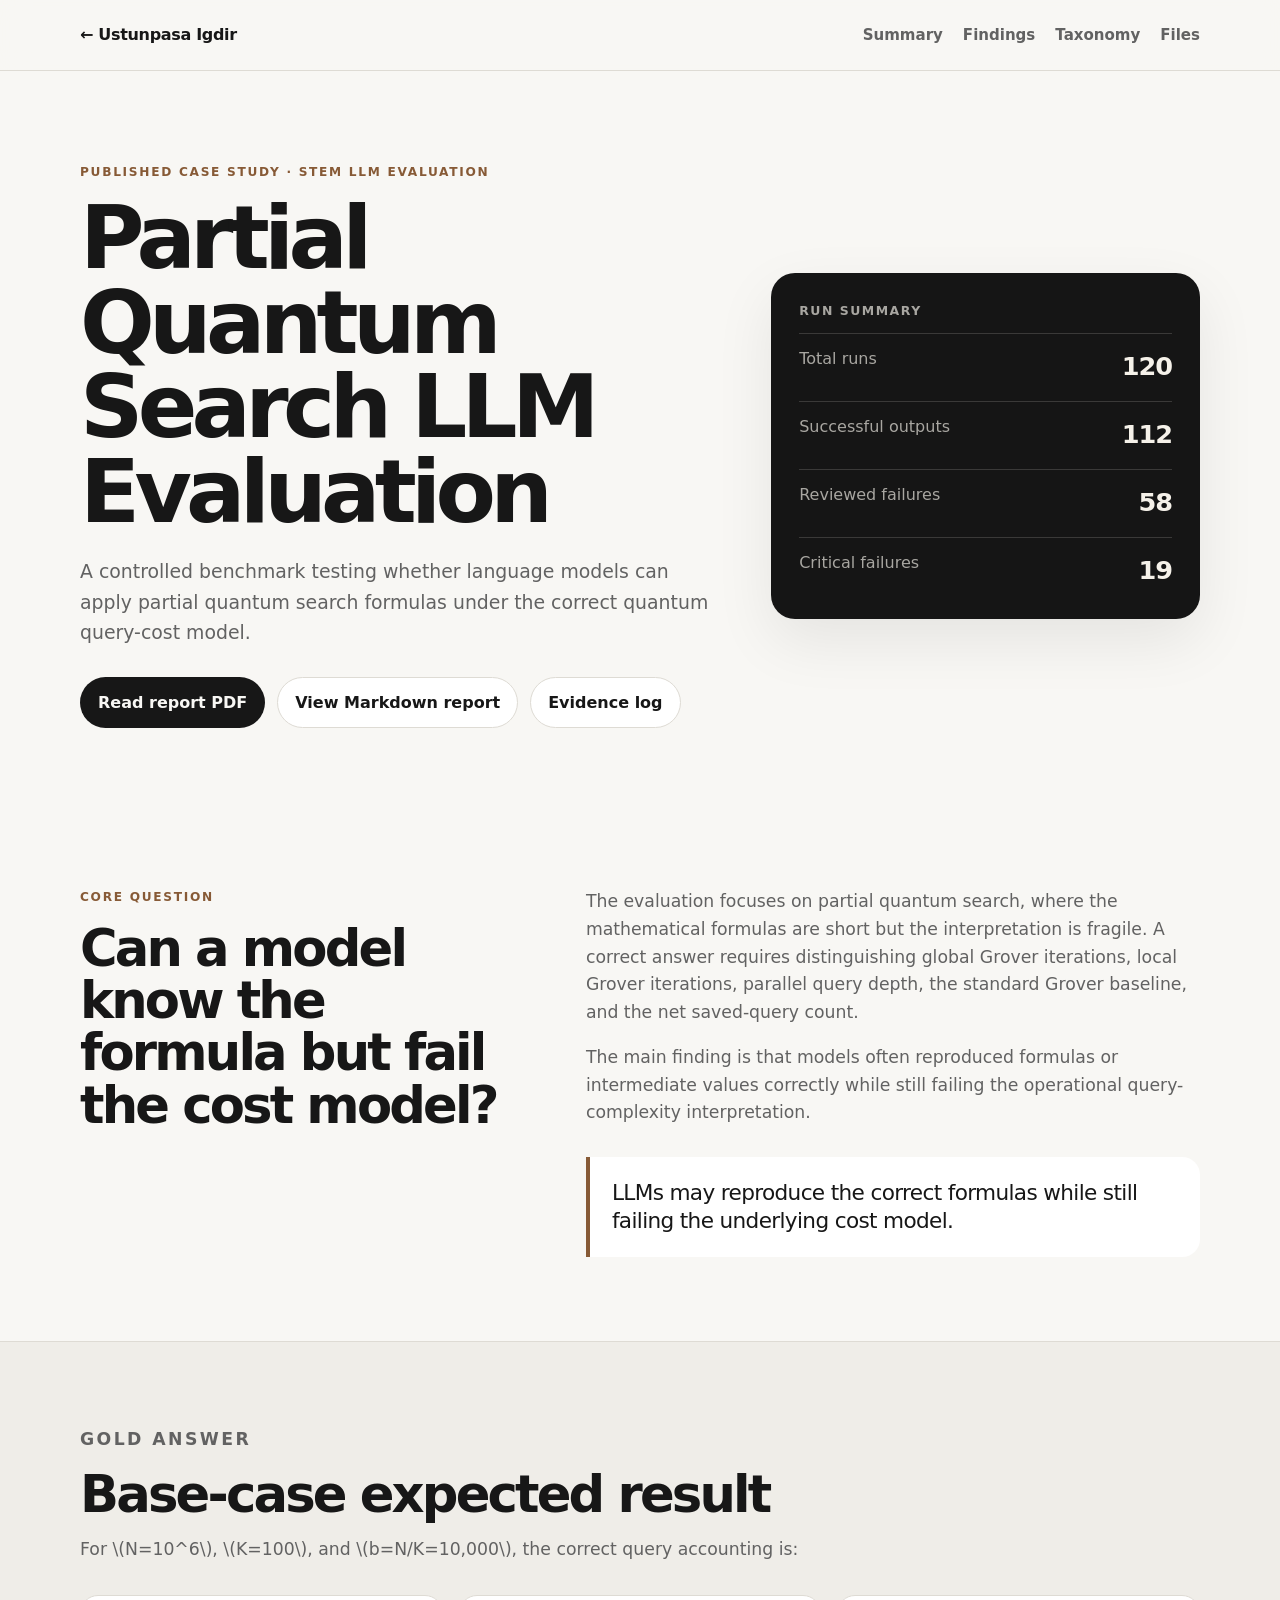
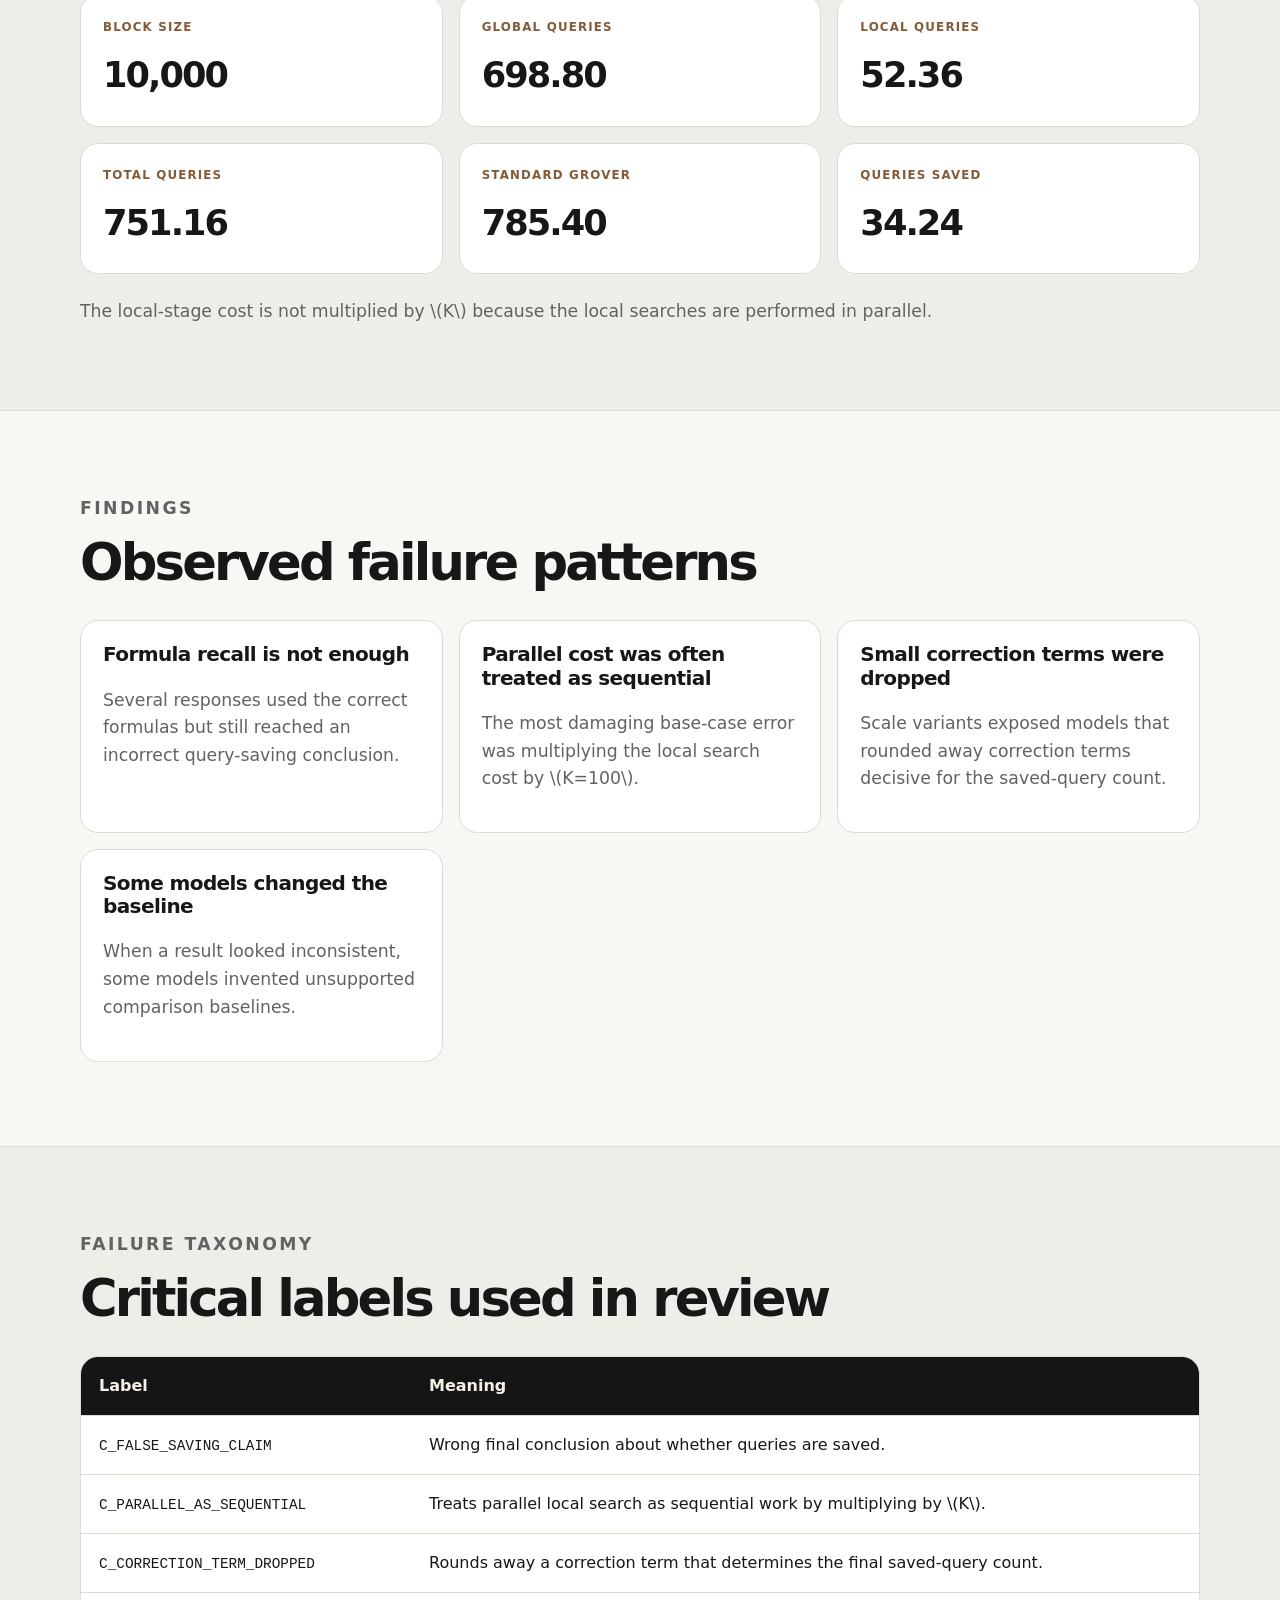
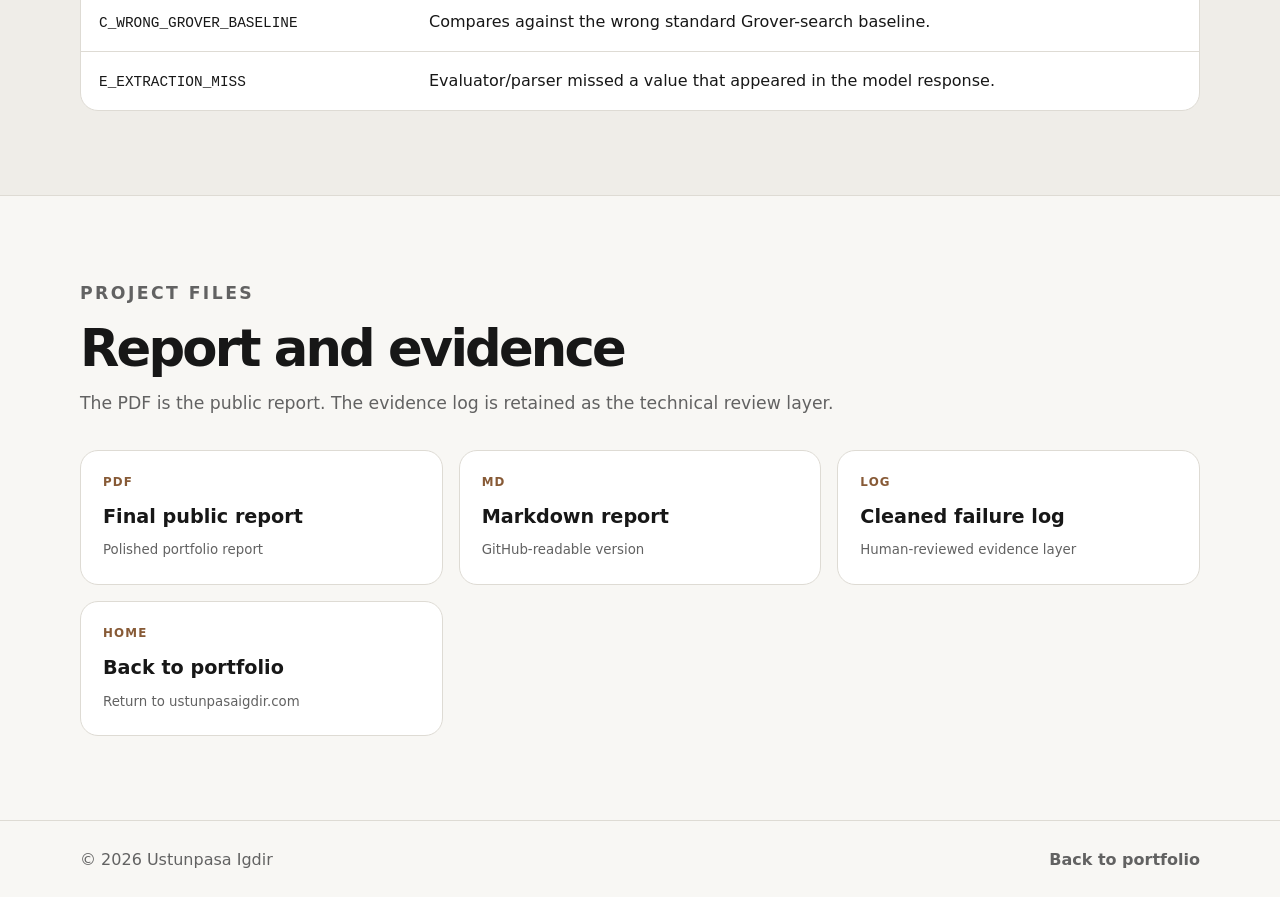
<file: partial-quantum-search-llm-evaluation/index.html>
<!DOCTYPE html>
<html lang="en">
<head>
  <meta charset="UTF-8" />
  <meta name="viewport" content="width=device-width, initial-scale=1" />
  <meta name="description" content="Partial Quantum Search LLM Evaluation — a controlled STEM benchmark testing whether LLMs reproduce formulas while failing the underlying quantum query-cost model." />
  <meta name="author" content="Ustunpasa Igdir" />
  <meta property="og:title" content="Partial Quantum Search LLM Evaluation" />
  <meta property="og:description" content="A controlled LLM evaluation project for quantum-computation reasoning and query-cost failure modes." />
  <meta property="og:type" content="article" />
  <title>Partial Quantum Search LLM Evaluation — Ustunpasa Igdir</title>
  <link rel="stylesheet" href="project.css" />
</head>

<body>
  <a class="skip-link" href="#content">Skip to content</a>

  <header class="topbar">
    <div class="wrap topbar-inner">
      <a class="brand" href="../">← Ustunpasa Igdir</a>
      <nav aria-label="Project navigation">
        <a href="#summary">Summary</a>
        <a href="#findings">Findings</a>
        <a href="#taxonomy">Taxonomy</a>
        <a href="#files">Files</a>
      </nav>
    </div>
  </header>

  <main id="content">
    <section class="hero">
      <div class="wrap hero-grid">
        <div>
          <p class="eyebrow">Published case study · STEM LLM evaluation</p>
          <h1>Partial Quantum Search LLM Evaluation</h1>
          <p class="lead">
            A controlled benchmark testing whether language models can apply partial quantum search formulas under
            the correct quantum query-cost model.
          </p>

          <div class="actions">
            <a class="button primary" href="report.pdf">Read report PDF</a>
            <a class="button secondary" href="report.md">View Markdown report</a>
            <a class="button secondary" href="evidence-log.md">Evidence log</a>
          </div>
        </div>

        <aside class="summary-card" aria-label="Project metrics">
          <p class="card-title">Run summary</p>
          <dl class="metrics">
            <div><dt>Total runs</dt><dd>120</dd></div>
            <div><dt>Successful outputs</dt><dd>112</dd></div>
            <div><dt>Reviewed failures</dt><dd>58</dd></div>
            <div><dt>Critical failures</dt><dd>19</dd></div>
          </dl>
        </aside>
      </div>
    </section>

    <section class="section" id="summary">
      <div class="wrap two-col">
        <div>
          <p class="eyebrow">Core question</p>
          <h2>Can a model know the formula but fail the cost model?</h2>
        </div>
        <div class="body-copy">
          <p>
            The evaluation focuses on partial quantum search, where the mathematical formulas are short but the
            interpretation is fragile. A correct answer requires distinguishing global Grover iterations, local
            Grover iterations, parallel query depth, the standard Grover baseline, and the net saved-query count.
          </p>
          <p>
            The main finding is that models often reproduced formulas or intermediate values correctly while still
            failing the operational query-complexity interpretation.
          </p>
          <blockquote>
            LLMs may reproduce the correct formulas while still failing the underlying cost model.
          </blockquote>
        </div>
      </div>
    </section>

    <section class="section muted" id="gold">
      <div class="wrap">
        <div class="section-head">
          <p class="eyebrow">Gold answer</p>
          <h2>Base-case expected result</h2>
          <p>
            For \(N=10^6\), \(K=100\), and \(b=N/K=10,000\), the correct query accounting is:
          </p>
        </div>

        <div class="gold-grid">
          <article><span>Block size</span><strong>10,000</strong></article>
          <article><span>Global queries</span><strong>698.80</strong></article>
          <article><span>Local queries</span><strong>52.36</strong></article>
          <article><span>Total queries</span><strong>751.16</strong></article>
          <article><span>Standard Grover</span><strong>785.40</strong></article>
          <article><span>Queries saved</span><strong>34.24</strong></article>
        </div>

        <p class="note">
          The local-stage cost is not multiplied by \(K\) because the local searches are performed in parallel.
        </p>
      </div>
    </section>

    <section class="section" id="findings">
      <div class="wrap">
        <div class="section-head">
          <p class="eyebrow">Findings</p>
          <h2>Observed failure patterns</h2>
        </div>

        <div class="finding-grid">
          <article>
            <h3>Formula recall is not enough</h3>
            <p>Several responses used the correct formulas but still reached an incorrect query-saving conclusion.</p>
          </article>
          <article>
            <h3>Parallel cost was often treated as sequential</h3>
            <p>The most damaging base-case error was multiplying the local search cost by \(K=100\).</p>
          </article>
          <article>
            <h3>Small correction terms were dropped</h3>
            <p>Scale variants exposed models that rounded away correction terms decisive for the saved-query count.</p>
          </article>
          <article>
            <h3>Some models changed the baseline</h3>
            <p>When a result looked inconsistent, some models invented unsupported comparison baselines.</p>
          </article>
        </div>
      </div>
    </section>

    <section class="section muted" id="taxonomy">
      <div class="wrap">
        <div class="section-head">
          <p class="eyebrow">Failure taxonomy</p>
          <h2>Critical labels used in review</h2>
        </div>

        <div class="taxonomy-table" role="table" aria-label="Failure taxonomy">
          <div class="row head" role="row">
            <div role="columnheader">Label</div>
            <div role="columnheader">Meaning</div>
          </div>
          <div class="row" role="row">
            <div><code>C_FALSE_SAVING_CLAIM</code></div>
            <div>Wrong final conclusion about whether queries are saved.</div>
          </div>
          <div class="row" role="row">
            <div><code>C_PARALLEL_AS_SEQUENTIAL</code></div>
            <div>Treats parallel local search as sequential work by multiplying by \(K\).</div>
          </div>
          <div class="row" role="row">
            <div><code>C_CORRECTION_TERM_DROPPED</code></div>
            <div>Rounds away a correction term that determines the final saved-query count.</div>
          </div>
          <div class="row" role="row">
            <div><code>C_WRONG_GROVER_BASELINE</code></div>
            <div>Compares against the wrong standard Grover-search baseline.</div>
          </div>
          <div class="row" role="row">
            <div><code>E_EXTRACTION_MISS</code></div>
            <div>Evaluator/parser missed a value that appeared in the model response.</div>
          </div>
        </div>
      </div>
    </section>

    <section class="section" id="files">
      <div class="wrap">
        <div class="section-head">
          <p class="eyebrow">Project files</p>
          <h2>Report and evidence</h2>
          <p>The PDF is the public report. The evidence log is retained as the technical review layer.</p>
        </div>

        <div class="file-grid">
          <a class="file-card" href="report.pdf">
            <span>PDF</span>
            <strong>Final public report</strong>
            <small>Polished portfolio report</small>
          </a>
          <a class="file-card" href="report.md">
            <span>MD</span>
            <strong>Markdown report</strong>
            <small>GitHub-readable version</small>
          </a>
          <a class="file-card" href="evidence-log.md">
            <span>LOG</span>
            <strong>Cleaned failure log</strong>
            <small>Human-reviewed evidence layer</small>
          </a>
          <a class="file-card" href="../">
            <span>HOME</span>
            <strong>Back to portfolio</strong>
            <small>Return to ustunpasaigdir.com</small>
          </a>
        </div>
      </div>
    </section>
  </main>

  <footer class="footer">
    <div class="wrap footer-inner">
      <p>© 2026 Ustunpasa Igdir</p>
      <a href="../">Back to portfolio</a>
    </div>
  </footer>
</body>
</html>
</file>
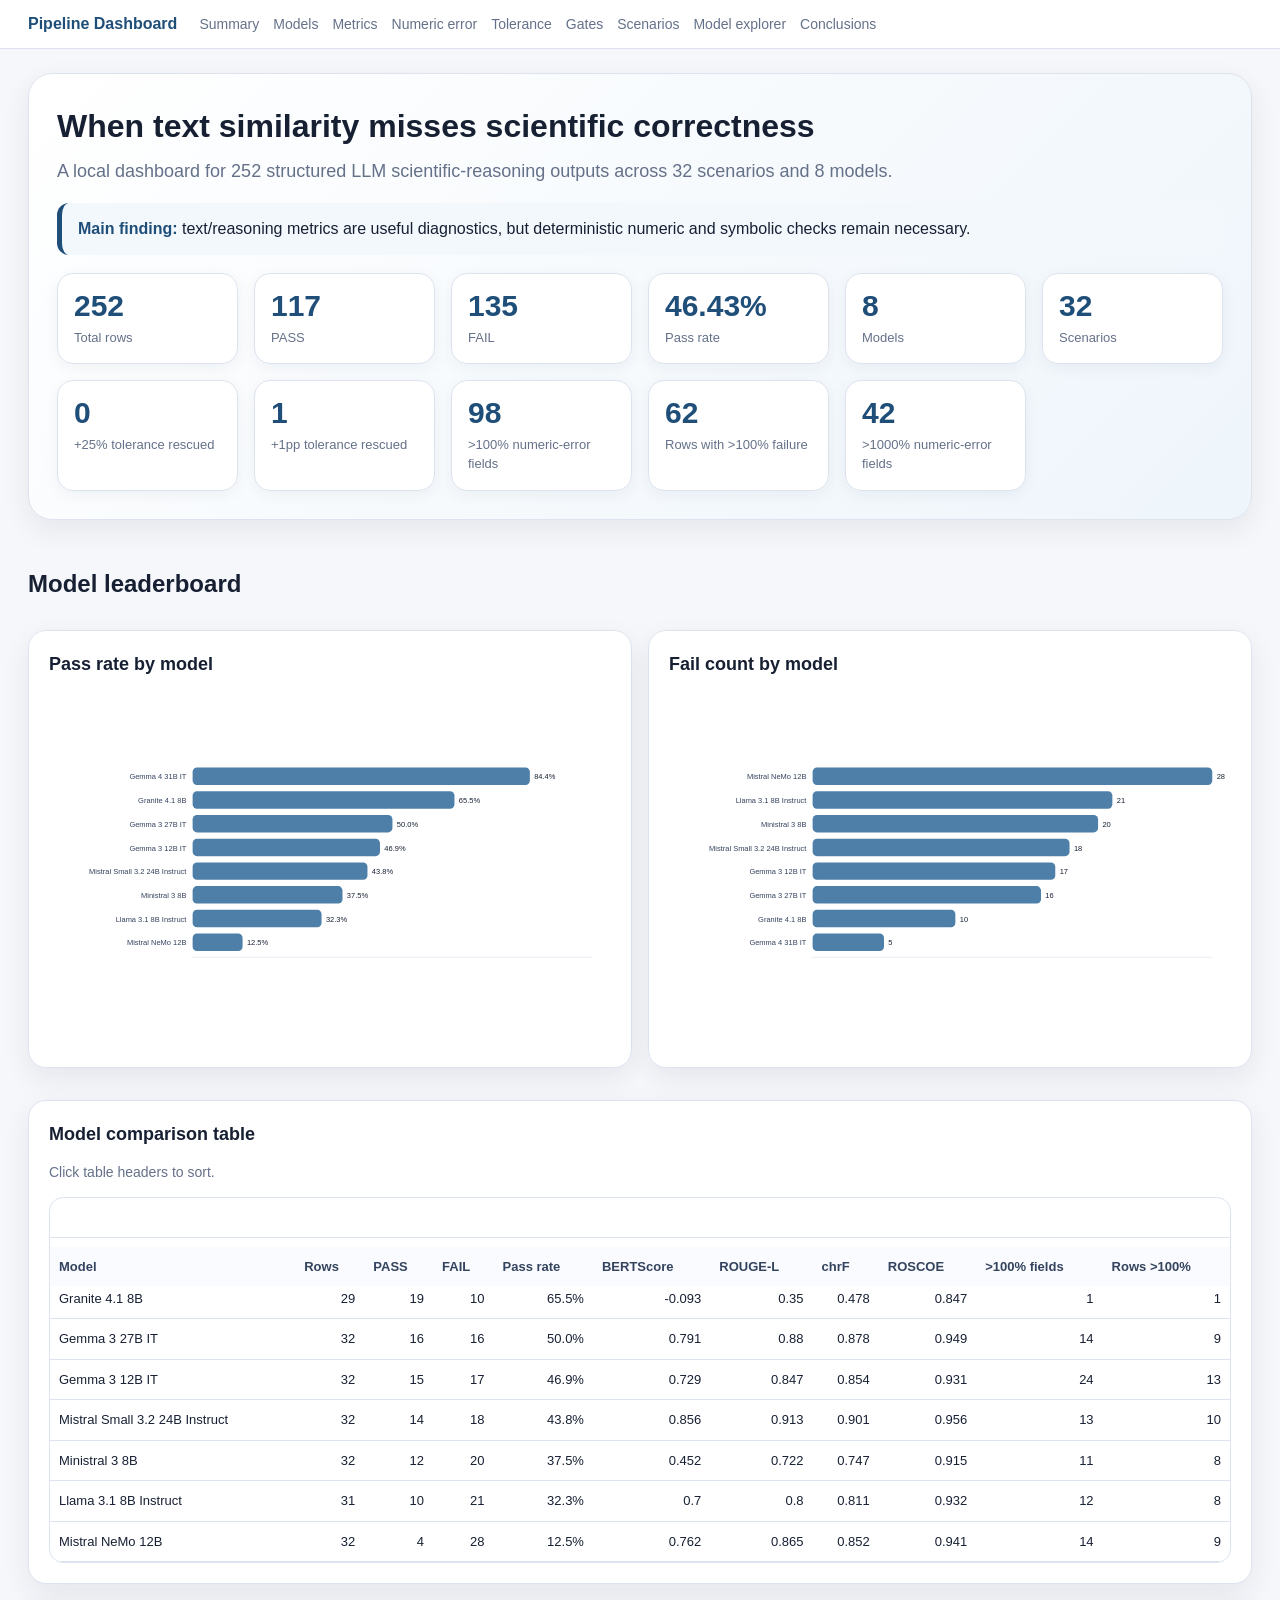
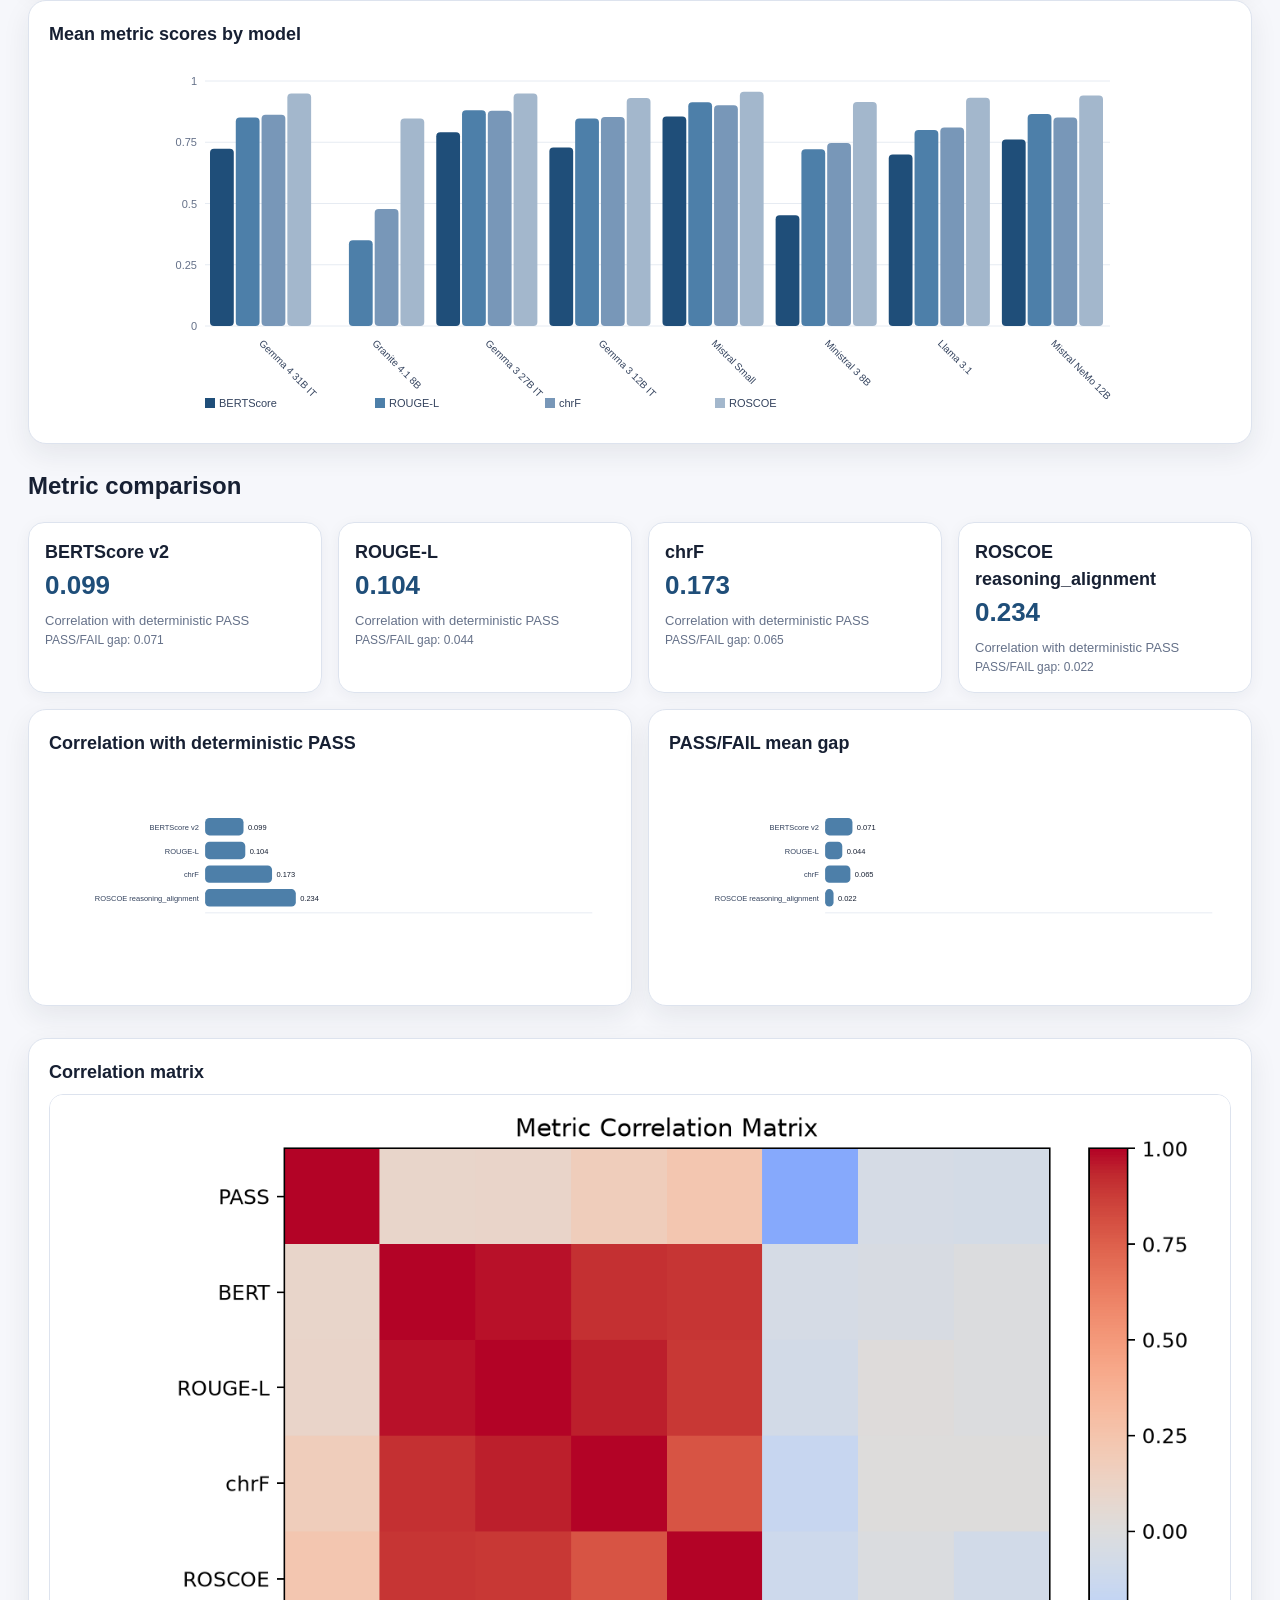
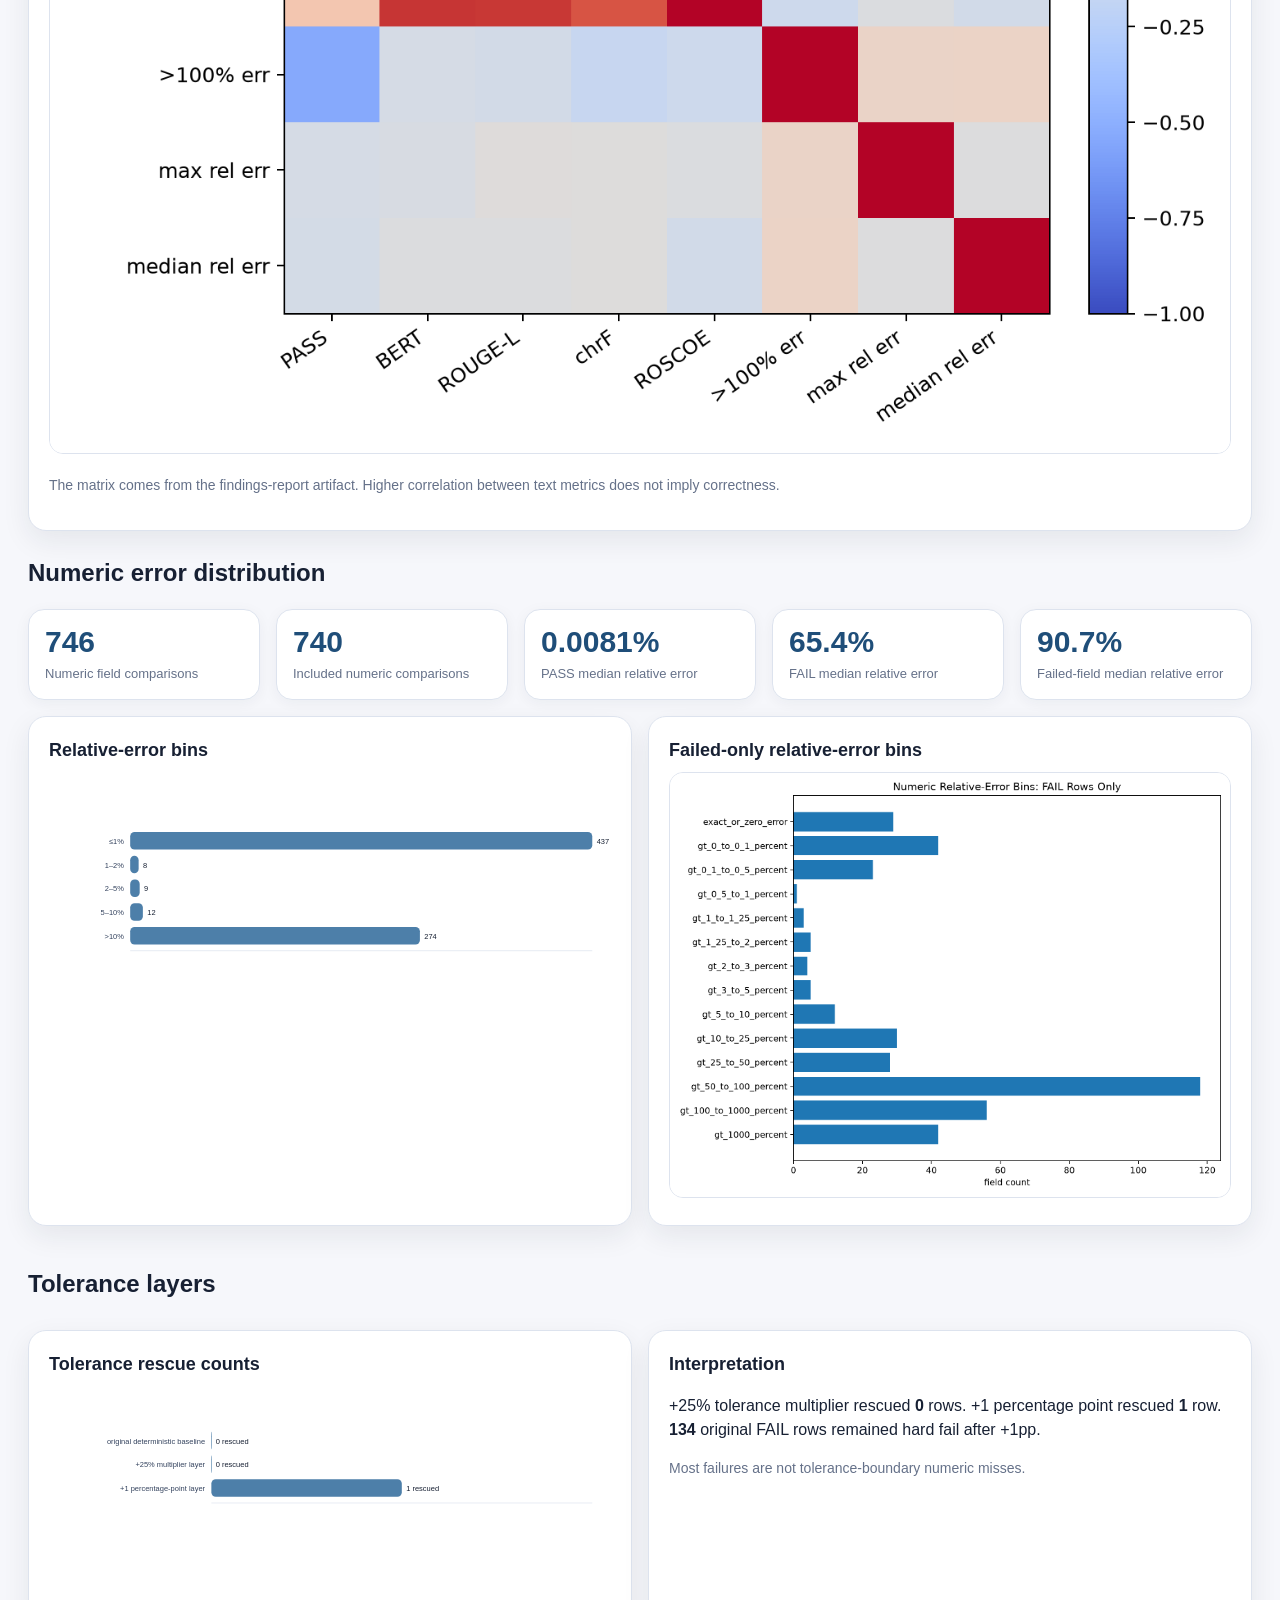
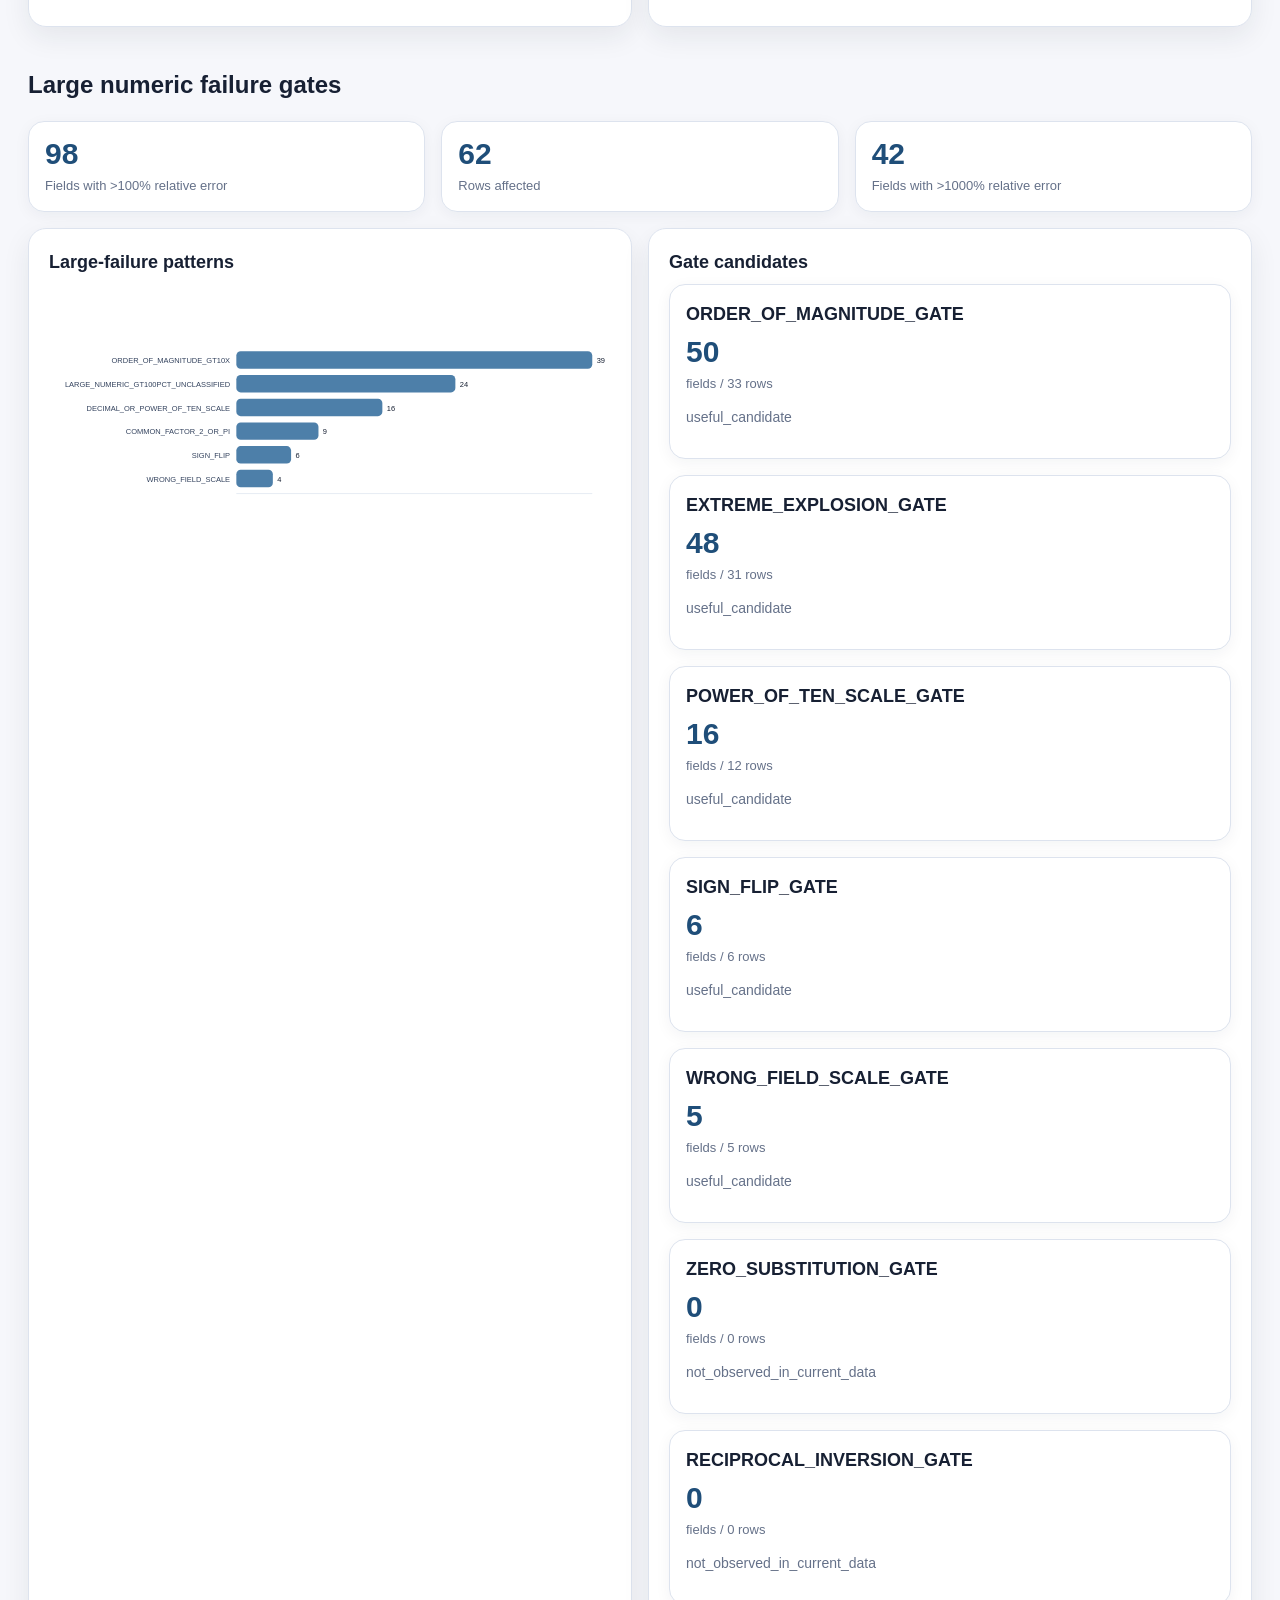
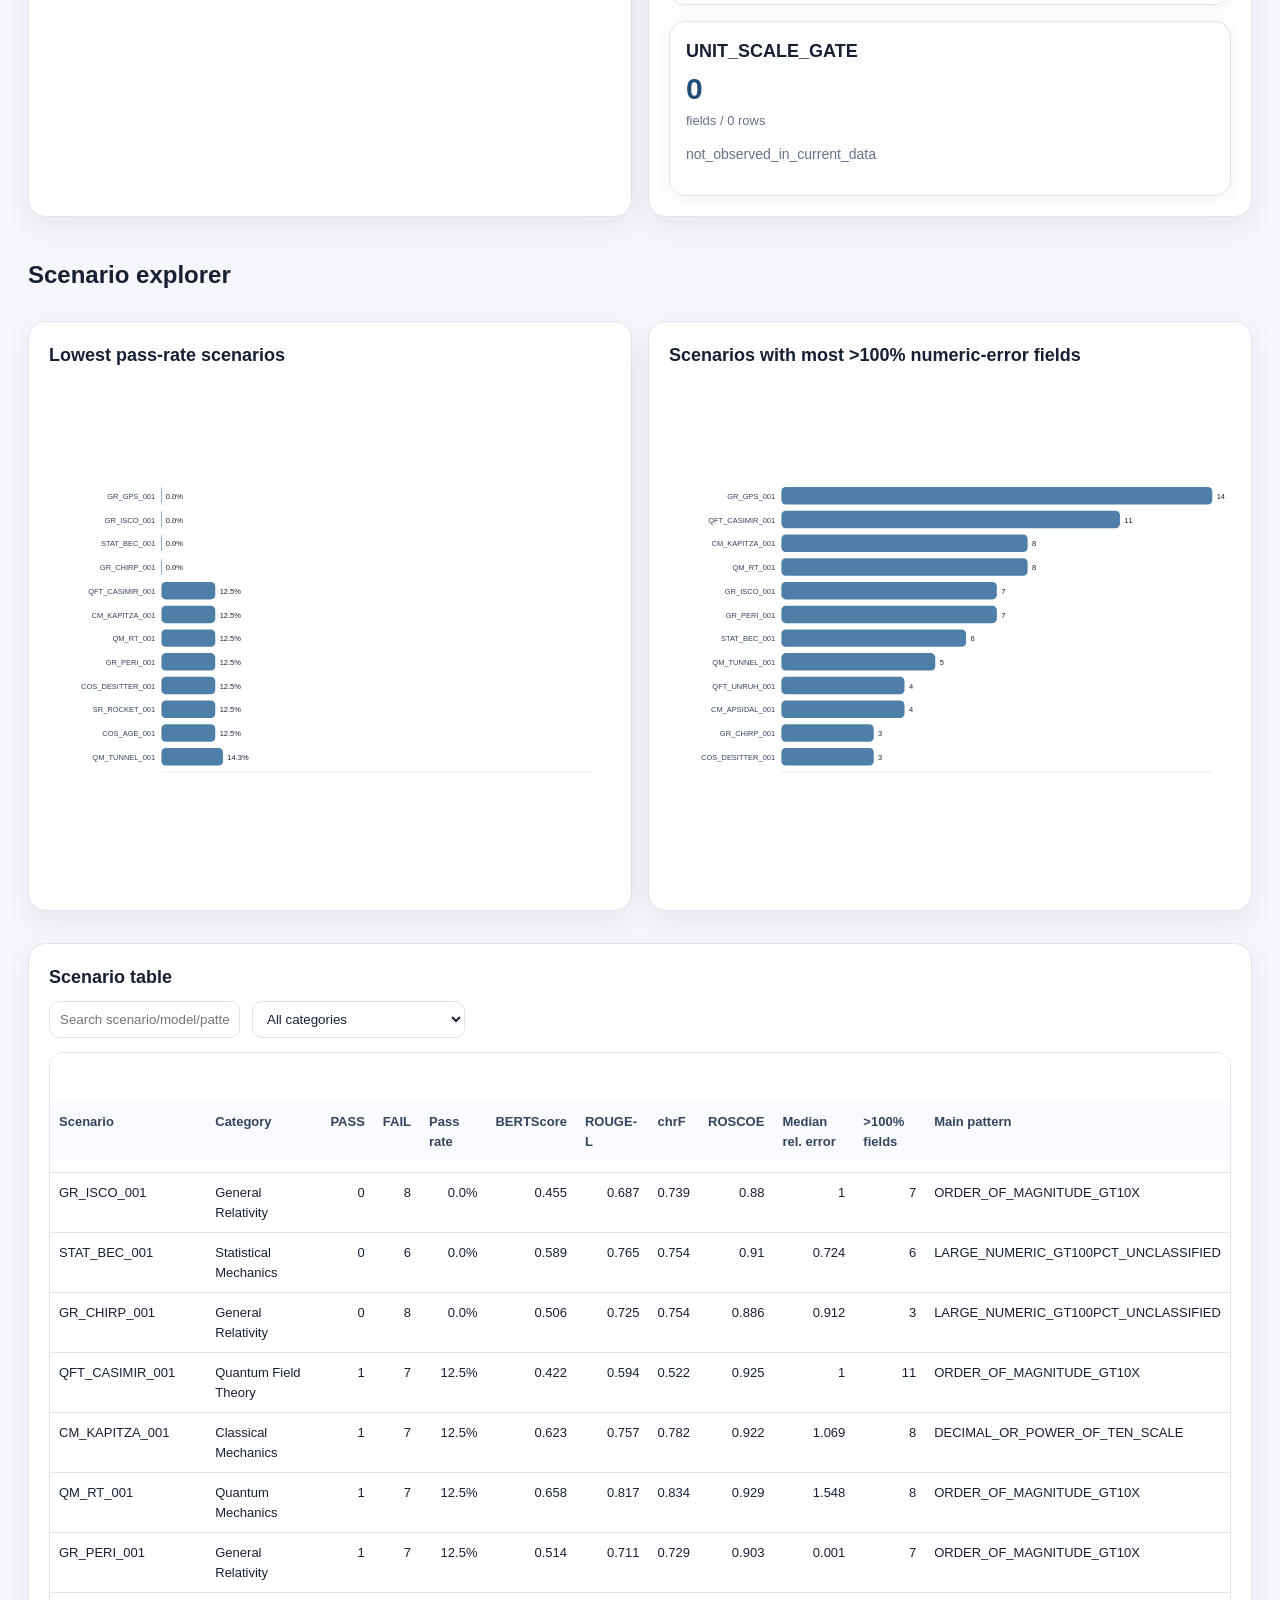
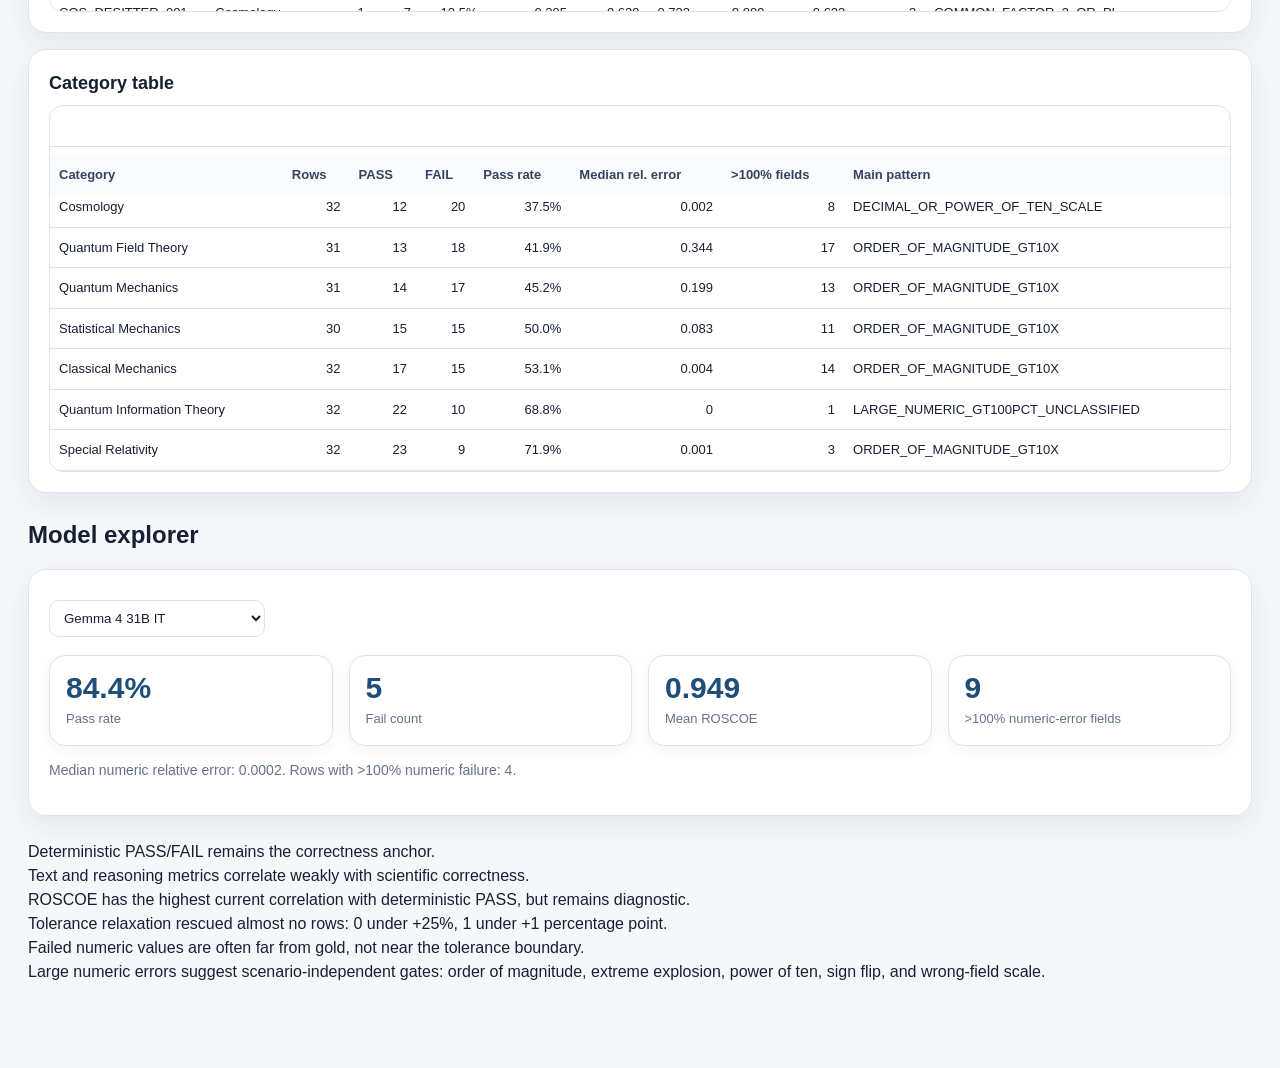
<file: projects/pipeline-metric-dashboard/index.html>
<!doctype html>
<html lang="en">
<head>
<meta charset="utf-8">
<meta name="viewport" content="width=device-width,initial-scale=1">
<meta name="description" content="Interactive dashboard comparing deterministic scientific grading with BERTScore, ROUGE-L, chrF, and ROSCOE across 252 structured LLM scientific reasoning outputs.">
<title>LLM Scientific Reasoning Metrics Dashboard</title>
<link rel="stylesheet" href="dashboard.css">
</head>
<body>
<header class="topbar"><nav class="nav"><strong>Pipeline Dashboard</strong><a href="#summary">Summary</a><a href="#models">Models</a><a href="#metrics">Metrics</a><a href="#numeric">Numeric error</a><a href="#tolerance">Tolerance</a><a href="#gates">Gates</a><a href="#scenarios">Scenarios</a><a href="#explorer">Model explorer</a><a href="#conclusions">Conclusions</a></nav></header>
<section class="hero" id="summary"><div class="hero-card"><h1>When text similarity misses scientific correctness</h1><p class="subtitle">A local dashboard for 252 structured LLM scientific-reasoning outputs across 32 scenarios and 8 models.</p><div class="callout"><strong>Main finding:</strong> text/reasoning metrics are useful diagnostics, but deterministic numeric and symbolic checks remain necessary.</div><div class="grid cards" id="kpiCards"></div></div></section>
<main class="container">
<section class="section" id="models"><h2>Model leaderboard</h2><div class="grid two-col"><div class="panel"><h3>Pass rate by model</h3><div id="modelPassChart" class="chart"></div></div><div class="panel"><h3>Fail count by model</h3><div id="modelFailChart" class="chart"></div></div></div><div class="panel"><h3>Model comparison table</h3><p class="note">Click table headers to sort.</p><div class="table-wrap" id="modelTable"></div></div><div class="panel"><h3>Mean metric scores by model</h3><div id="modelMetricChart" class="chart"></div></div></section>
<section class="section" id="metrics"><h2>Metric comparison</h2><div class="grid cards" id="metricCards"></div><div class="grid two-col"><div class="panel"><h3>Correlation with deterministic PASS</h3><div id="metricCorrChart" class="chart small"></div></div><div class="panel"><h3>PASS/FAIL mean gap</h3><div id="metricGapChart" class="chart small"></div></div></div><div class="panel"><h3>Correlation matrix</h3><img class="figure-img" src="figures/metric_correlation_matrix_heatmap.png" alt="Metric correlation matrix heatmap"><p class="note">The matrix comes from the findings-report artifact. Higher correlation between text metrics does not imply correctness.</p></div></section>
<section class="section" id="numeric"><h2>Numeric error distribution</h2><div class="grid cards"><div class="card"><div class="kpi">746</div><div class="label">Numeric field comparisons</div></div><div class="card"><div class="kpi">740</div><div class="label">Included numeric comparisons</div></div><div class="card"><div class="kpi">0.0081%</div><div class="label">PASS median relative error</div></div><div class="card"><div class="kpi">65.4%</div><div class="label">FAIL median relative error</div></div><div class="card"><div class="kpi">90.7%</div><div class="label">Failed-field median relative error</div></div></div><div class="grid two-col"><div class="panel"><h3>Relative-error bins</h3><div id="numericBinsChart" class="chart small"></div></div><div class="panel"><h3>Failed-only relative-error bins</h3><img class="figure-img" src="figures/failed_numeric_relative_error_bins_bar.png" alt="Failed-only relative error bins"></div></div></section>
<section class="section" id="tolerance"><h2>Tolerance layers</h2><div class="grid two-col"><div class="panel"><h3>Tolerance rescue counts</h3><div id="toleranceChart" class="chart small"></div></div><div class="panel"><h3>Interpretation</h3><p>+25% tolerance multiplier rescued <strong>0</strong> rows. +1 percentage point rescued <strong>1</strong> row. <strong>134</strong> original FAIL rows remained hard fail after +1pp.</p><p class="note">Most failures are not tolerance-boundary numeric misses.</p></div></div></section>
<section class="section" id="gates"><h2>Large numeric failure gates</h2><div class="grid cards"><div class="card"><div class="kpi">98</div><div class="label">Fields with >100% relative error</div></div><div class="card"><div class="kpi">62</div><div class="label">Rows affected</div></div><div class="card"><div class="kpi">42</div><div class="label">Fields with >1000% relative error</div></div></div><div class="grid two-col"><div class="panel"><h3>Large-failure patterns</h3><div id="failurePatternsChart" class="chart"></div></div><div class="panel"><h3>Gate candidates</h3><div class="grid" id="gateCards"></div></div></div></section>
<section class="section" id="scenarios"><h2>Scenario explorer</h2><div class="grid two-col"><div class="panel"><h3>Lowest pass-rate scenarios</h3><div id="scenarioPassChart" class="chart"></div></div><div class="panel"><h3>Scenarios with most >100% numeric-error fields</h3><div id="scenarioGtChart" class="chart"></div></div></div><div class="panel"><h3>Scenario table</h3><div class="toolbar"><input id="scenarioSearch" placeholder="Search scenario/model/pattern…"><select id="categoryFilter"></select></div><div class="table-wrap" id="scenarioTable"></div></div><div class="panel"><h3>Category table</h3><div class="table-wrap" id="categoryTable"></div></div></section>
<section class="section" id="explorer"><h2>Model explorer</h2><div class="panel"><div class="toolbar"><select id="modelSelect"></select></div><div id="modelDetails"></div></div></section>
<section class="section" id="conclusions"><h2>Key conclusions</h2><div class="conclusion-list" id="conclusions"></div><p class="footer">Static local dashboard. No external libraries, APIs, or model calls. Built from the metric-comparison findings artifacts.</p></section>
</main>
<script src="dashboard_data.js"></script><script src="dashboard.js"></script>
</body></html>
</file>
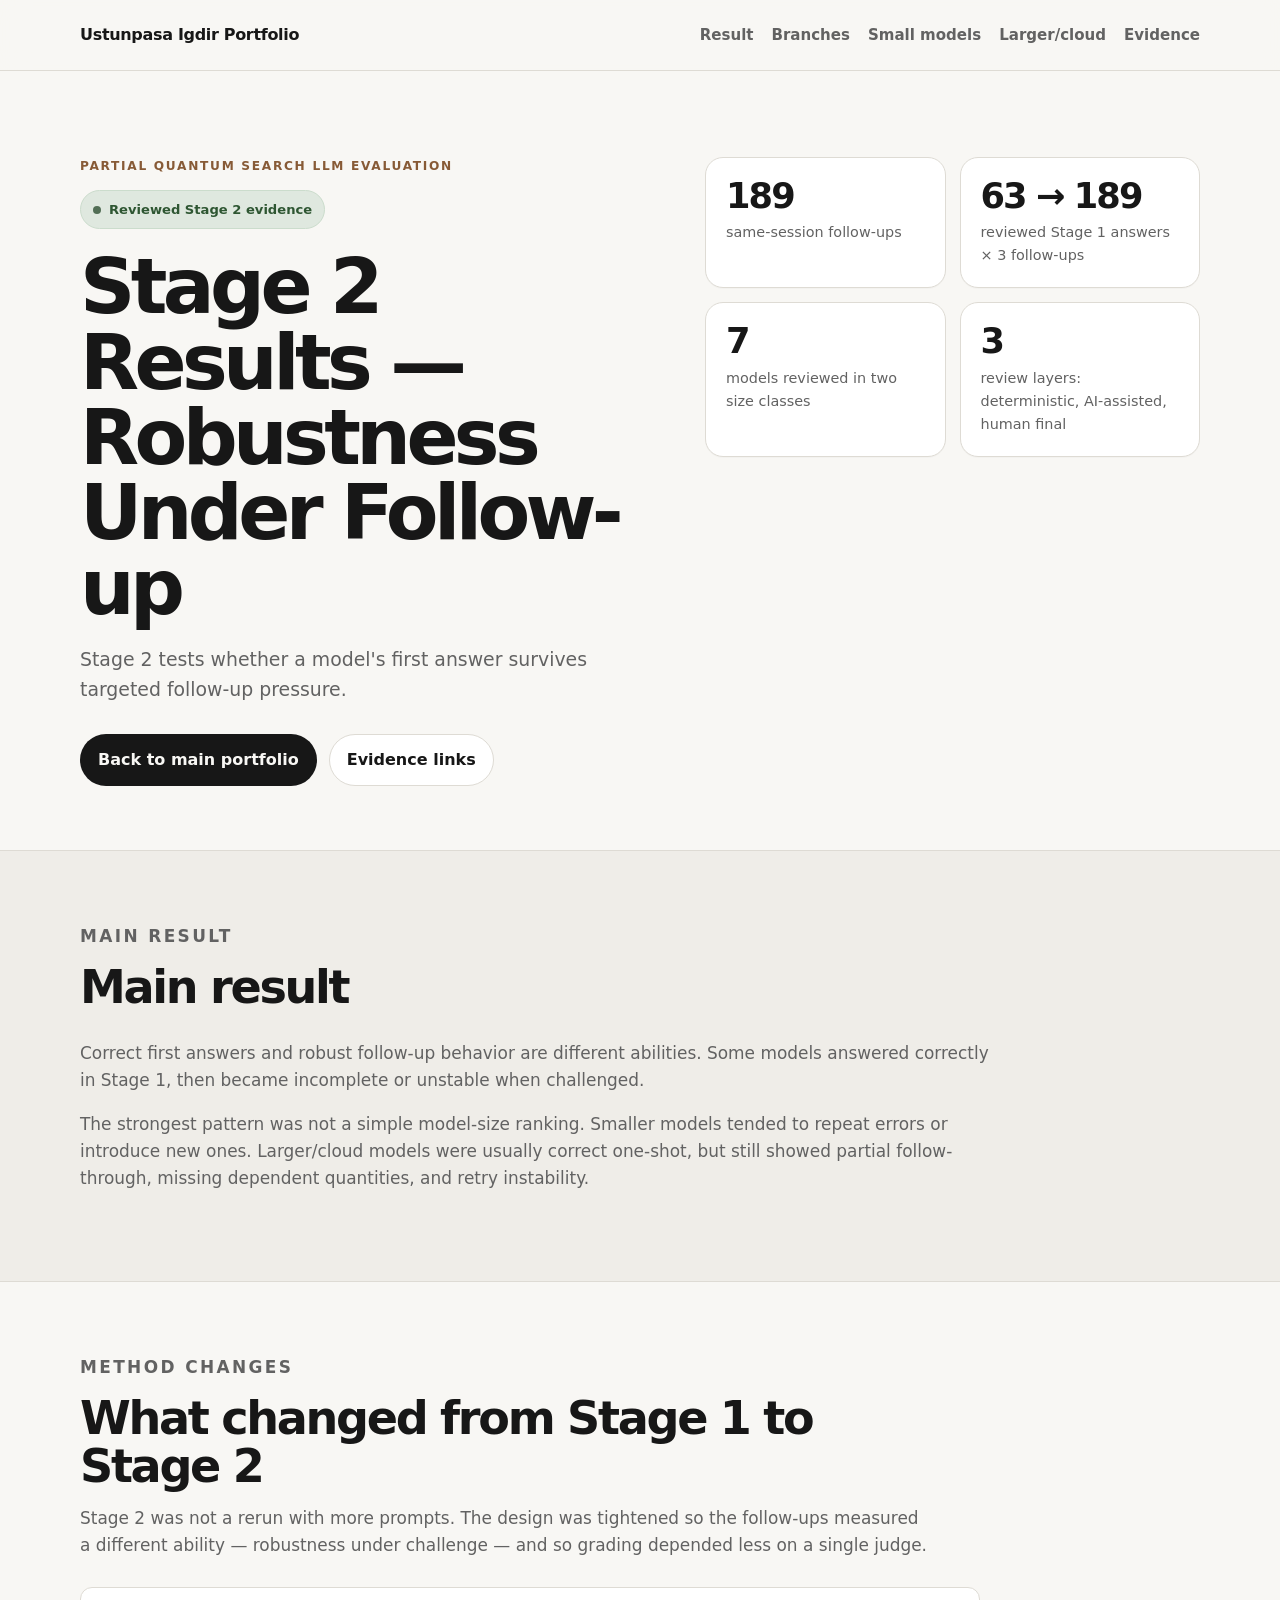
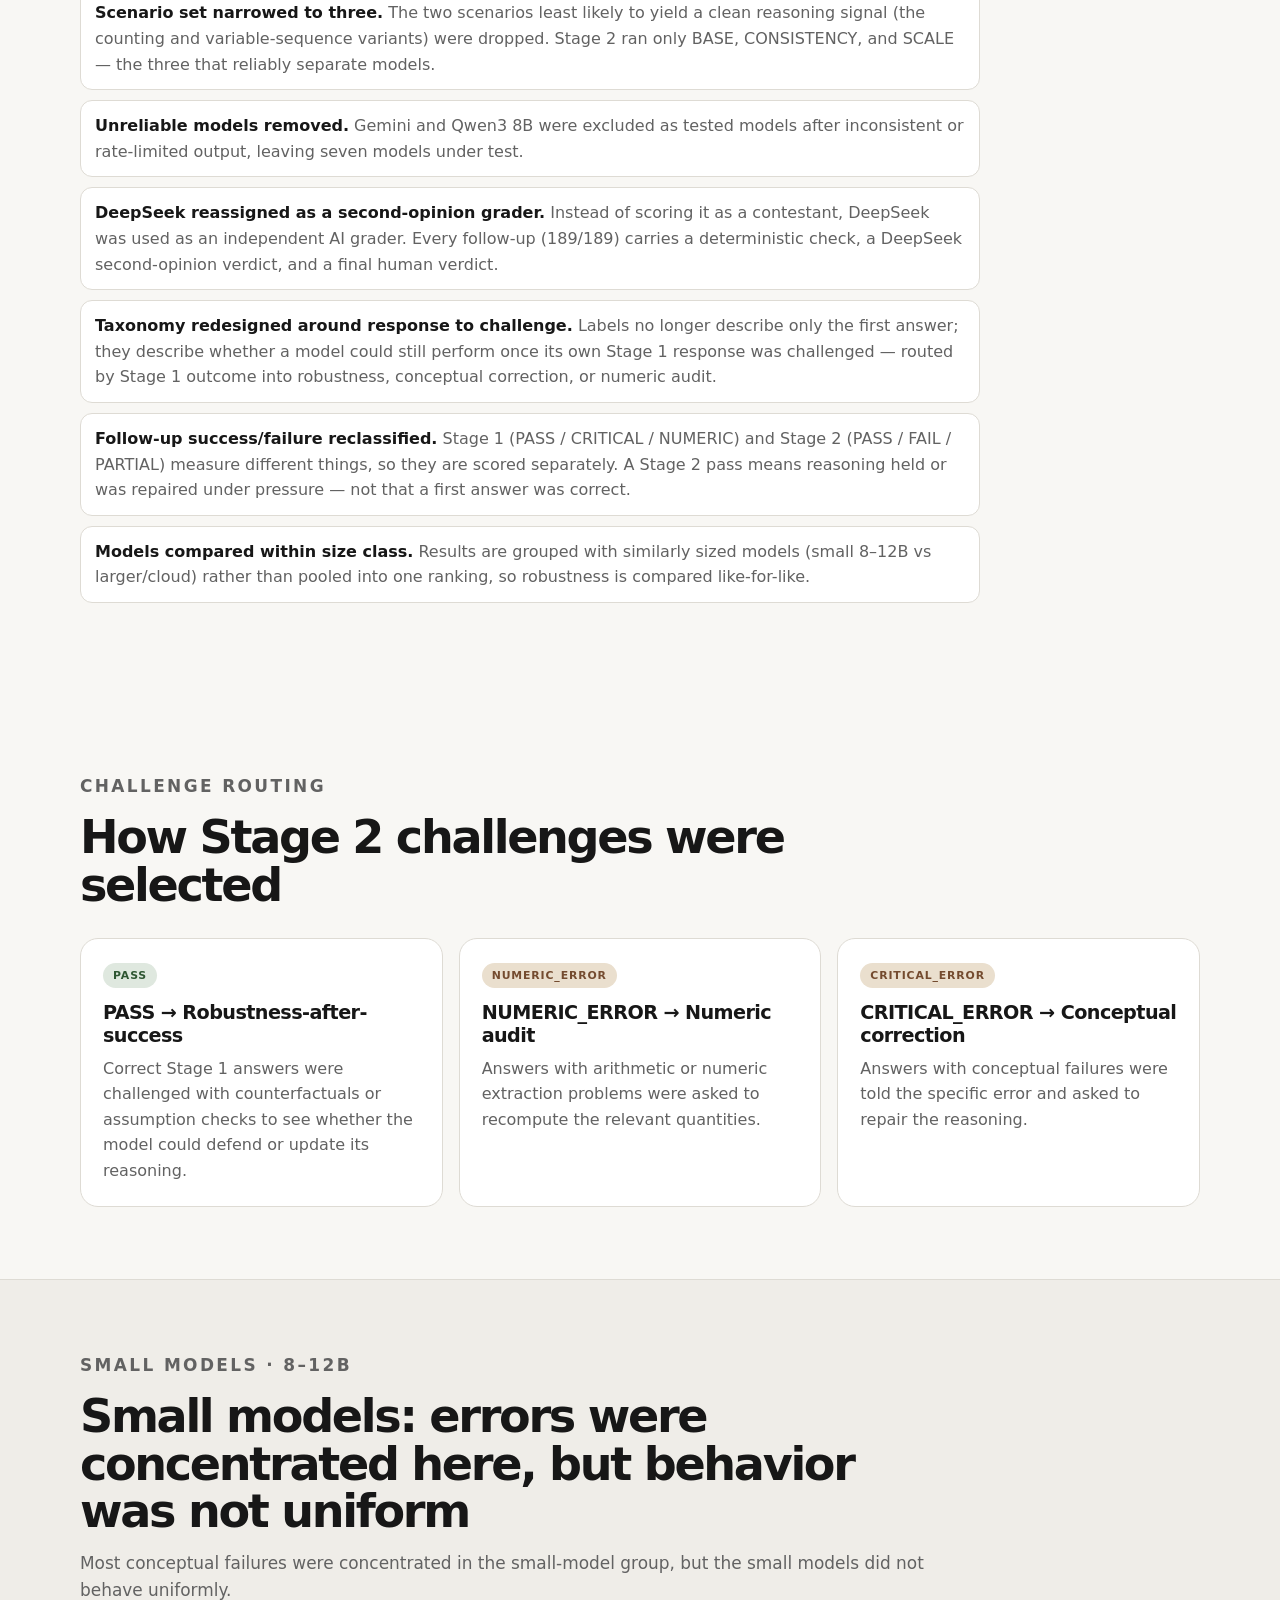
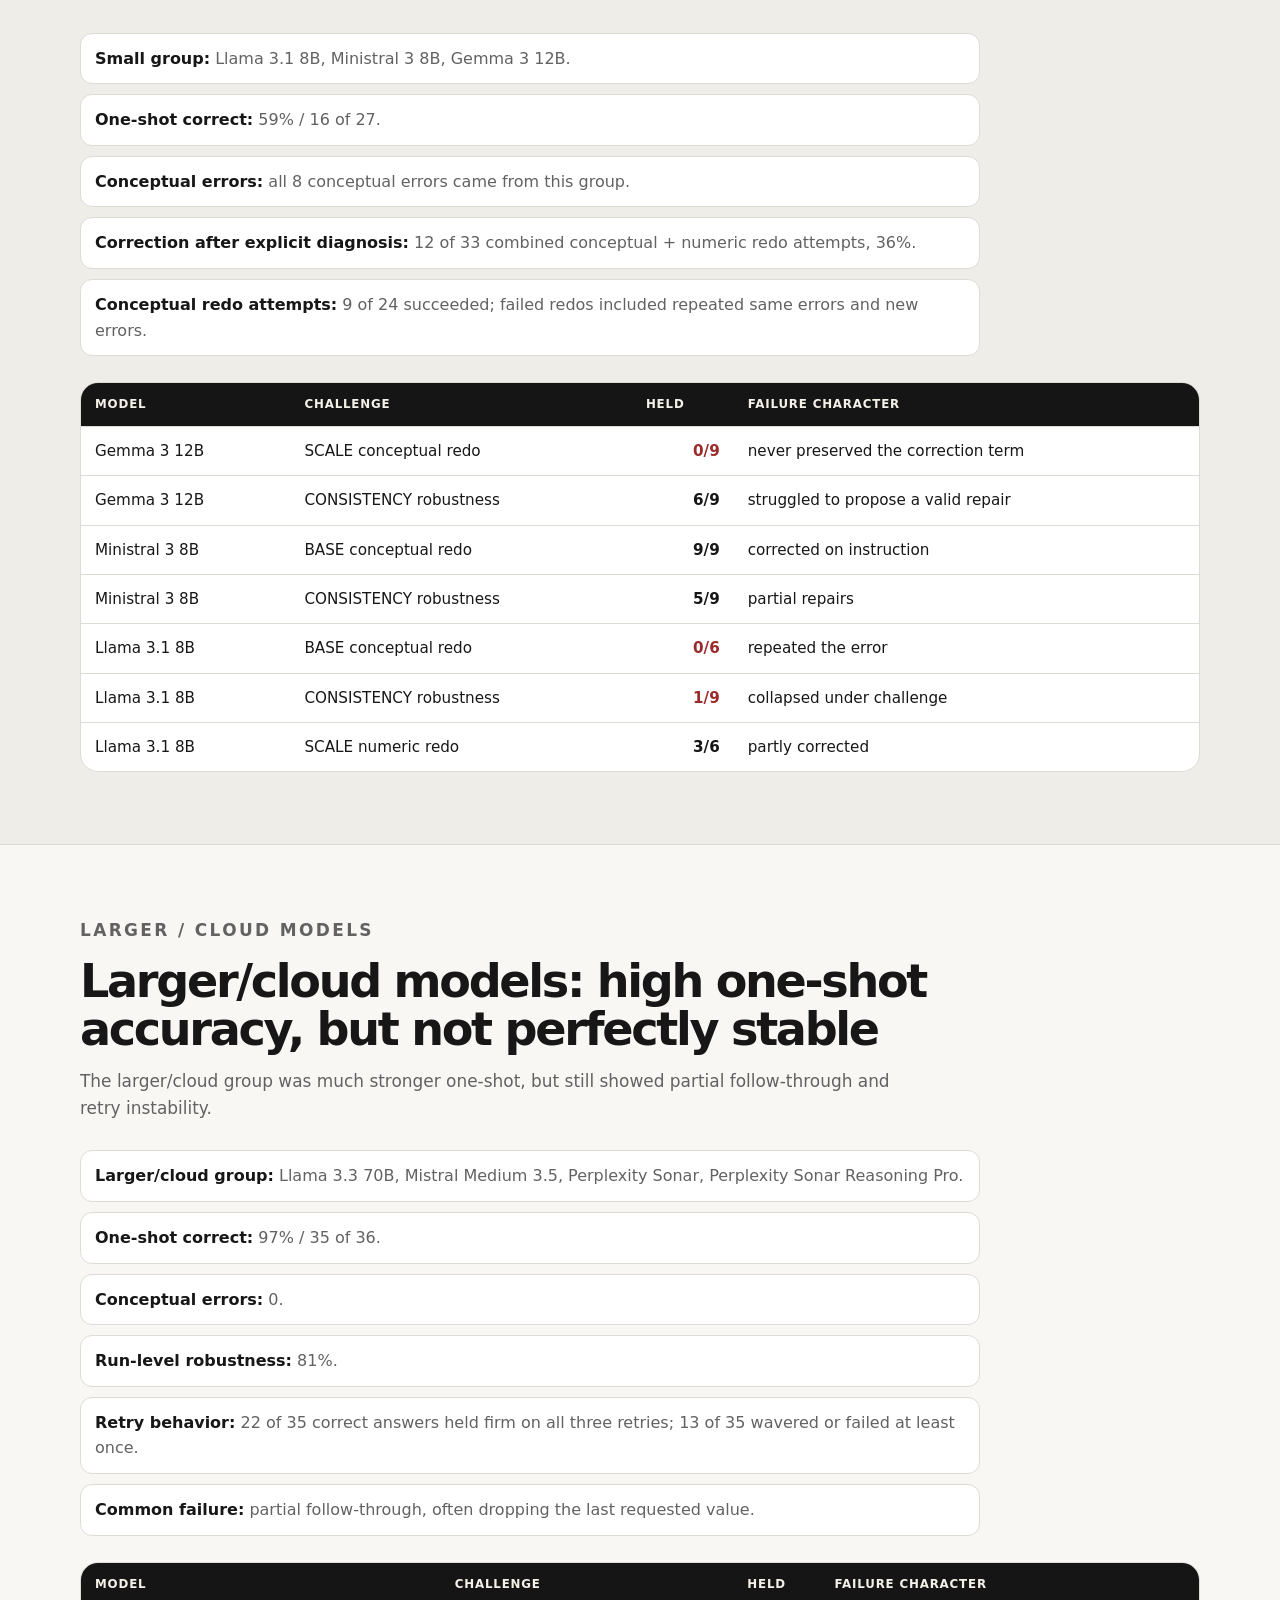
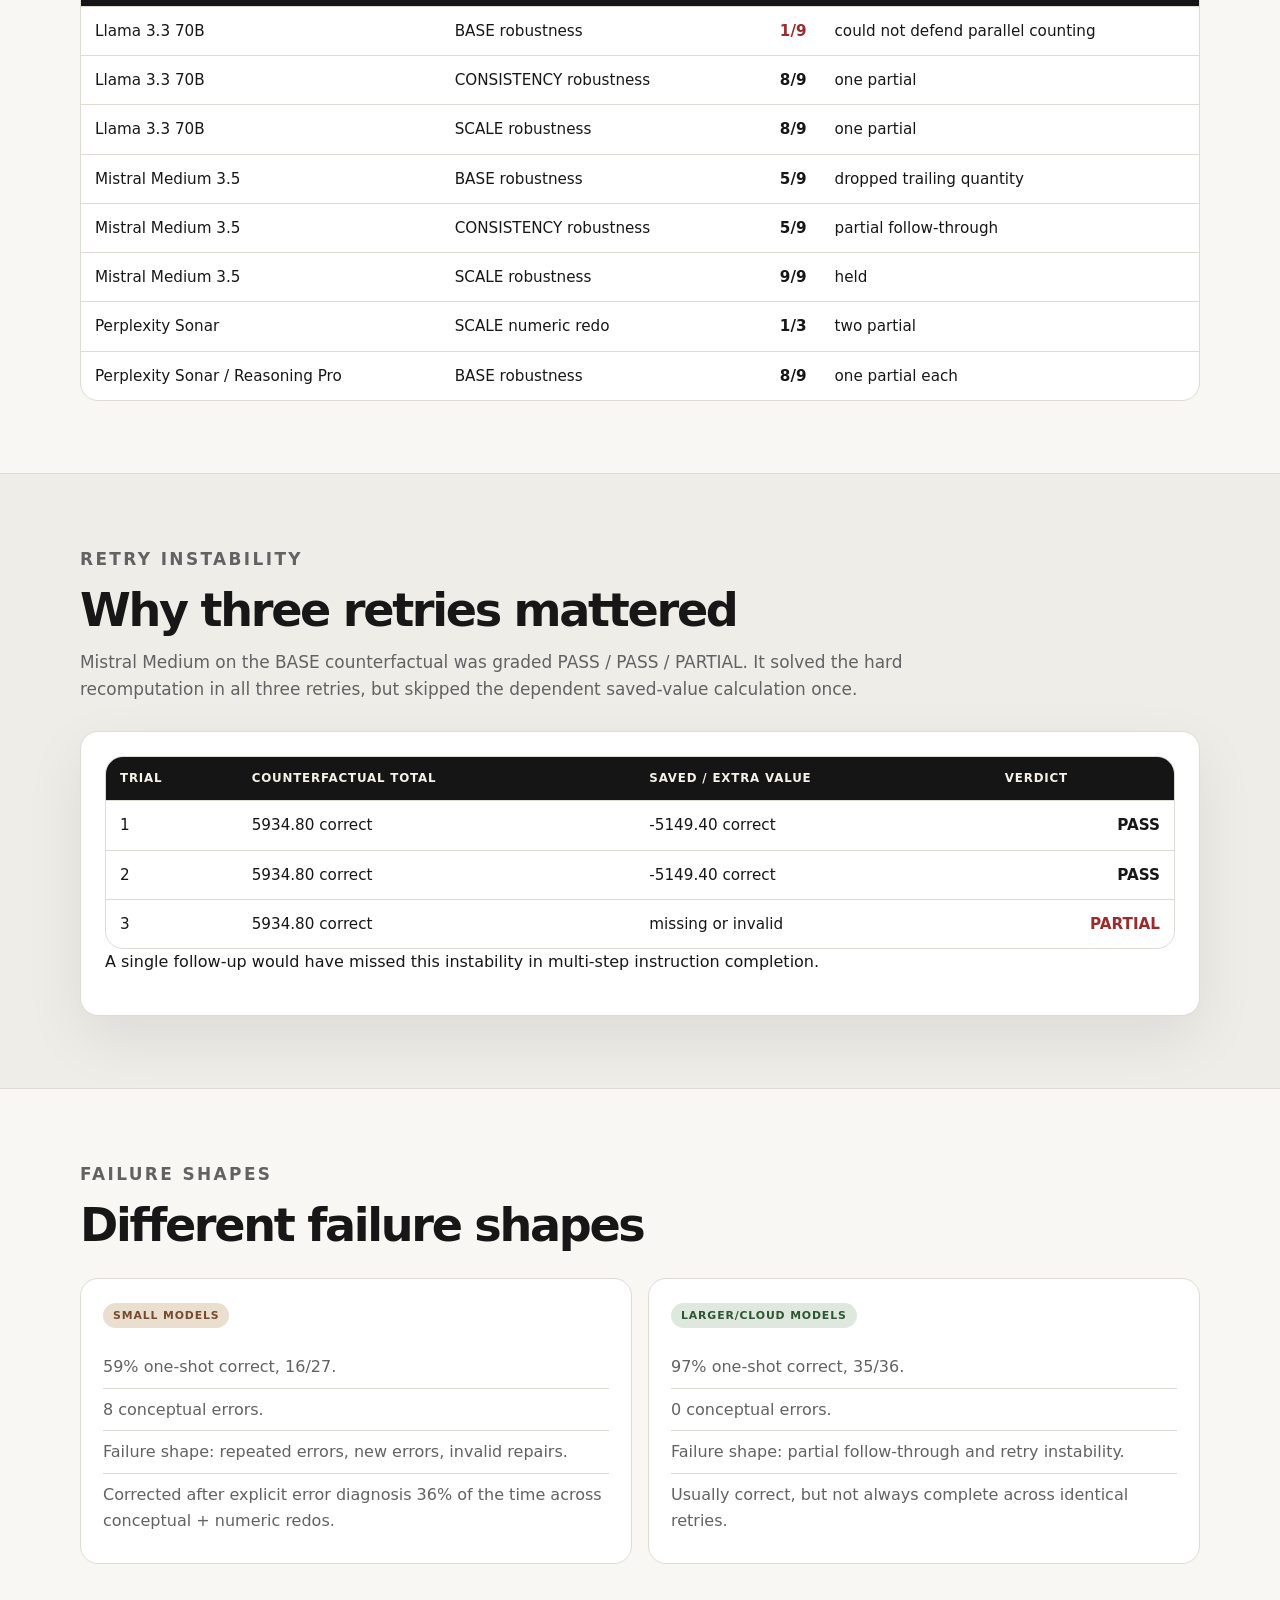
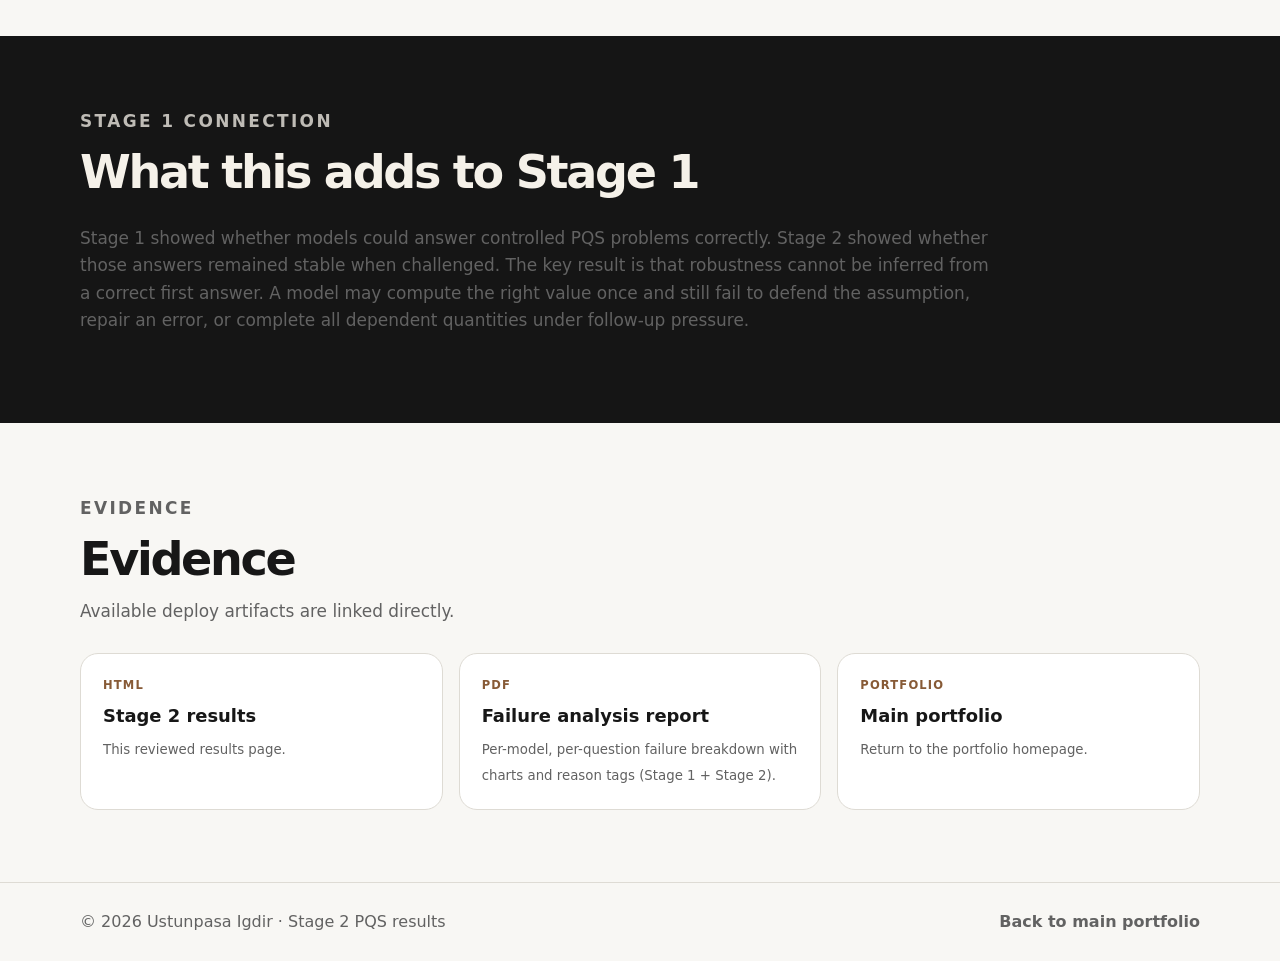
<file: partial-quantum-search-llm-evaluation/stage-2-report.html>
<!DOCTYPE html>
<html lang="en">
<head>
  <meta charset="UTF-8" />
  <meta name="viewport" content="width=device-width, initial-scale=1" />
  <meta name="description" content="Stage 2 results for the Partial Quantum Search LLM Evaluation: robustness under targeted follow-up pressure." />
  <meta name="author" content="Ustunpasa Igdir" />
  <meta property="og:title" content="Stage 2 Results — Robustness Under Follow-up" />
  <meta property="og:description" content="Partial Quantum Search LLM Evaluation Stage 2 results: same-session robustness, correction, and follow-up behavior." />
  <meta property="og:type" content="article" />
  <title>Stage 2 Results — Robustness Under Follow-up</title>
  <style>
    :root{
      --bg:#f8f7f4;
      --surface:#ffffff;
      --surface-2:#efede8;
      --text:#171717;
      --muted:#626262;
      --line:#dedbd4;
      --dark:#151515;
      --dark-text:#f5f1e9;
      --accent:#875a36;
      --green:#526e55;
      --red:#9b2c2c;
      --shadow:0 22px 60px rgba(0,0,0,.08);
      --radius:18px;
      --max:1120px;
    }

    *{box-sizing:border-box;}
    html{scroll-behavior:smooth;}
    body{
      margin:0;
      font-family:Inter,ui-sans-serif,system-ui,-apple-system,BlinkMacSystemFont,"Segoe UI",sans-serif;
      background:var(--bg);
      color:var(--text);
      line-height:1.6;
    }
    a{color:inherit;}
    .wrap{width:min(var(--max),calc(100% - 40px));margin:0 auto;}
    .skip-link{position:absolute;top:-100px;left:16px;z-index:999;background:var(--text);color:#fff;padding:10px 14px;border-radius:999px;}
    .skip-link:focus{top:16px;}

    .topbar{
      position:sticky;
      top:0;
      z-index:20;
      background:rgba(248,247,244,.92);
      backdrop-filter:blur(14px);
      border-bottom:1px solid var(--line);
    }
    .topbar-inner{min-height:70px;display:flex;align-items:center;justify-content:space-between;gap:24px;}
    .brand{text-decoration:none;font-weight:850;letter-spacing:-.02em;}
    .topbar nav{display:flex;gap:18px;flex-wrap:wrap;}
    .topbar nav a{text-decoration:none;color:var(--muted);font-weight:700;font-size:.94rem;}
    .topbar nav a:hover{color:var(--text);}

    .hero{padding:86px 0 64px;}
    .hero-grid{display:grid;grid-template-columns:1.08fr .92fr;gap:44px;align-items:start;}
    .eyebrow{margin:0 0 14px;color:var(--accent);text-transform:uppercase;font-size:.76rem;letter-spacing:.14em;font-weight:850;}
    h1,h2,h3,p{margin-top:0;}
    h1{max-width:960px;font-size:clamp(2.65rem,6vw,4.9rem);line-height:.98;letter-spacing:-.06em;margin-bottom:18px;}
    h2{font-size:clamp(1.85rem,3.6vw,3.05rem);line-height:1.04;letter-spacing:-.05em;margin-bottom:14px;}
    h3{font-size:1.2rem;line-height:1.18;letter-spacing:-.03em;margin-bottom:8px;}
    .lead{max-width:820px;color:var(--muted);font-size:1.18rem;}

    .status-badge{
      display:inline-flex;
      align-items:center;
      gap:8px;
      padding:8px 12px;
      border-radius:999px;
      background:#dfe8df;
      color:#2e5632;
      border:1px solid #cbdccc;
      font-size:.82rem;
      font-weight:850;
      margin:0 0 20px;
    }
    .status-dot{width:8px;height:8px;border-radius:50%;background:var(--green);flex:0 0 auto;}
    .actions{display:flex;flex-wrap:wrap;gap:12px;margin-top:30px;}
    .button{
      display:inline-flex;
      min-height:46px;
      align-items:center;
      justify-content:center;
      padding:12px 17px;
      border-radius:999px;
      text-decoration:none;
      font-weight:800;
      border:1px solid transparent;
    }
    .button.primary{background:var(--text);color:var(--bg);}
    .button.secondary{background:var(--surface);border-color:var(--line);}

    .metrics{display:grid;grid-template-columns:repeat(2,1fr);gap:14px;}
    .metric{
      background:var(--surface);
      border:1px solid var(--line);
      border-radius:var(--radius);
      padding:20px;
      box-shadow:0 1px 0 rgba(0,0,0,.02);
    }
    .metric strong{display:block;font-size:2.2rem;line-height:1;letter-spacing:-.055em;}
    .metric span{display:block;color:var(--muted);font-size:.9rem;margin-top:8px;}

    .section{padding:72px 0;}
    .muted{background:var(--surface-2);border-block:1px solid var(--line);}
    .dark{background:var(--dark);color:var(--dark-text);}
    .dark .eyebrow{color:#d0a97f;}
    .dark p,.dark .section-head p{color:rgba(245,241,233,.76);}
    .section-head{max-width:850px;margin-bottom:28px;}
    .section-head p,.body-copy p{color:var(--muted);font-size:1.06rem;}
    .body-copy{max-width:920px;}

    .branch-grid,.evidence-list{display:grid;grid-template-columns:repeat(3,1fr);gap:16px;}
    .panel,.file-card{
      background:var(--surface);
      border:1px solid var(--line);
      border-radius:var(--radius);
      padding:22px;
    }
    .panel p{color:var(--muted);margin-bottom:0;}
    .tag{
      display:inline-flex;
      align-items:center;
      margin-bottom:14px;
      border-radius:999px;
      padding:4px 10px;
      background:#eadfce;
      color:#744b2f;
      text-transform:uppercase;
      letter-spacing:.08em;
      font-size:.68rem;
      font-weight:850;
    }
    .tag.green{background:#dfe8df;color:#2e5632;}

    .fact-list{display:grid;gap:10px;margin:0 0 26px;padding:0;list-style:none;max-width:900px;}
    .fact-list li{background:var(--surface);border:1px solid var(--line);border-radius:12px;padding:12px 14px;color:var(--muted);}
    .fact-list strong{color:var(--text);}

    .table-wrap{overflow-x:auto;border:1px solid var(--line);border-radius:var(--radius);background:var(--surface);}
    table{border-collapse:collapse;width:100%;min-width:720px;font-size:.95rem;}
    th,td{padding:12px 14px;text-align:left;vertical-align:top;border-top:1px solid var(--line);}
    thead th{border-top:0;background:var(--dark);color:var(--dark-text);font-size:.74rem;text-transform:uppercase;letter-spacing:.07em;}
    td.n{text-align:right;font-variant-numeric:tabular-nums;white-space:nowrap;font-weight:800;}
    .lo{color:var(--red);font-weight:850;}

    .comparison{display:grid;grid-template-columns:repeat(2,1fr);gap:16px;}
    .comparison .panel ul{margin:12px 0 0;padding:0;list-style:none;color:var(--muted);}
    .comparison .panel li{margin:8px 0;}
    .comparison .panel li + li{padding-top:8px;border-top:1px solid var(--line);}

    .example-card{
      background:var(--surface);
      border:1px solid var(--line);
      border-radius:var(--radius);
      padding:24px;
      box-shadow:var(--shadow);
    }
    .example-card .table-wrap{box-shadow:none;}

    .file-card{display:block;text-decoration:none;}
    .file-card span{display:block;color:var(--accent);text-transform:uppercase;letter-spacing:.1em;font-size:.72rem;font-weight:850;margin-bottom:8px;}
    .file-card strong{display:block;font-size:1.12rem;margin-bottom:5px;}
    .file-card small{color:var(--muted);}

    .footer{border-top:1px solid var(--line);padding:26px 0;}
    .footer-inner{display:flex;justify-content:space-between;color:var(--muted);gap:20px;}
    .footer p{margin:0;}
    .footer a{text-decoration:none;font-weight:800;}

    @media (max-width:900px){
      .topbar-inner,.footer-inner{flex-direction:column;align-items:flex-start;padding:16px 0;}
      .hero-grid,.comparison{grid-template-columns:1fr;}
      .branch-grid,.evidence-list{grid-template-columns:1fr;}
    }
    @media (max-width:640px){
      .wrap{width:min(100% - 28px,var(--max));}
      .hero,.section{padding:54px 0;}
      .metrics{grid-template-columns:1fr;}
      .topbar nav{gap:12px;}
      table{min-width:640px;}
    }
  </style>
</head>

<body>
  <a class="skip-link" href="#content">Skip to content</a>

  <header class="topbar">
    <div class="wrap topbar-inner">
      <a class="brand" href="../index.html">Ustunpasa Igdir Portfolio</a>
      <nav aria-label="Page navigation">
        <a href="#result">Result</a>
        <a href="#branches">Branches</a>
        <a href="#small-models">Small models</a>
        <a href="#larger-models">Larger/cloud</a>
        <a href="#evidence">Evidence</a>
      </nav>
    </div>
  </header>

  <main id="content">
    <section class="hero">
      <div class="wrap hero-grid">
        <div>
          <p class="eyebrow">Partial Quantum Search LLM Evaluation</p>
          <p class="status-badge"><span class="status-dot" aria-hidden="true"></span>Reviewed Stage 2 evidence</p>
          <h1>Stage 2 Results — Robustness Under Follow-up</h1>
          <p class="lead">
            Stage 2 tests whether a model's first answer survives targeted follow-up pressure.
          </p>
          <div class="actions">
            <a class="button primary" href="../index.html">Back to main portfolio</a>
            <a class="button secondary" href="#evidence">Evidence links</a>
          </div>
        </div>

        <div class="metrics" aria-label="Stage 2 summary metrics">
          <div class="metric"><strong>189</strong><span>same-session follow-ups</span></div>
          <div class="metric"><strong>63 → 189</strong><span>reviewed Stage 1 answers × 3 follow-ups</span></div>
          <div class="metric"><strong>7</strong><span>models reviewed in two size classes</span></div>
          <div class="metric"><strong>3</strong><span>review layers: deterministic, AI-assisted, human final</span></div>
        </div>
      </div>
    </section>

    <section class="section muted" id="result">
      <div class="wrap">
        <div class="section-head">
          <p class="eyebrow">Main result</p>
          <h2>Main result</h2>
        </div>
        <div class="body-copy">
          <p>
            Correct first answers and robust follow-up behavior are different abilities. Some models answered correctly in Stage 1, then became incomplete or unstable when challenged.
          </p>
          <p>
            The strongest pattern was not a simple model-size ranking. Smaller models tended to repeat errors or introduce new ones. Larger/cloud models were usually correct one-shot, but still showed partial follow-through, missing dependent quantities, and retry instability.
          </p>
        </div>
      </div>
    </section>

    <section class="section" id="changes">
      <div class="wrap">
        <div class="section-head">
          <p class="eyebrow">Method changes</p>
          <h2>What changed from Stage 1 to Stage 2</h2>
          <p>Stage 2 was not a rerun with more prompts. The design was tightened so the follow-ups measured a different ability — robustness under challenge — and so grading depended less on a single judge.</p>
        </div>
        <ul class="fact-list">
          <li><strong>Scenario set narrowed to three.</strong> The two scenarios least likely to yield a clean reasoning signal (the counting and variable-sequence variants) were dropped. Stage 2 ran only BASE, CONSISTENCY, and SCALE — the three that reliably separate models.</li>
          <li><strong>Unreliable models removed.</strong> Gemini and Qwen3 8B were excluded as tested models after inconsistent or rate-limited output, leaving seven models under test.</li>
          <li><strong>DeepSeek reassigned as a second-opinion grader.</strong> Instead of scoring it as a contestant, DeepSeek was used as an independent AI grader. Every follow-up (189/189) carries a deterministic check, a DeepSeek second-opinion verdict, and a final human verdict.</li>
          <li><strong>Taxonomy redesigned around response to challenge.</strong> Labels no longer describe only the first answer; they describe whether a model could still perform once its own Stage 1 response was challenged — routed by Stage 1 outcome into robustness, conceptual correction, or numeric audit.</li>
          <li><strong>Follow-up success/failure reclassified.</strong> Stage 1 (PASS / CRITICAL / NUMERIC) and Stage 2 (PASS / FAIL / PARTIAL) measure different things, so they are scored separately. A Stage 2 pass means reasoning held or was repaired under pressure — not that a first answer was correct.</li>
          <li><strong>Models compared within size class.</strong> Results are grouped with similarly sized models (small 8–12B vs larger/cloud) rather than pooled into one ranking, so robustness is compared like-for-like.</li>
        </ul>
      </div>
    </section>

    <section class="section" id="branches">
      <div class="wrap">
        <div class="section-head">
          <p class="eyebrow">Challenge routing</p>
          <h2>How Stage 2 challenges were selected</h2>
        </div>
        <div class="branch-grid">
          <article class="panel">
            <span class="tag green">PASS</span>
            <h3>PASS → Robustness-after-success</h3>
            <p>Correct Stage 1 answers were challenged with counterfactuals or assumption checks to see whether the model could defend or update its reasoning.</p>
          </article>
          <article class="panel">
            <span class="tag">NUMERIC_ERROR</span>
            <h3>NUMERIC_ERROR → Numeric audit</h3>
            <p>Answers with arithmetic or numeric extraction problems were asked to recompute the relevant quantities.</p>
          </article>
          <article class="panel">
            <span class="tag">CRITICAL_ERROR</span>
            <h3>CRITICAL_ERROR → Conceptual correction</h3>
            <p>Answers with conceptual failures were told the specific error and asked to repair the reasoning.</p>
          </article>
        </div>
      </div>
    </section>

    <section class="section muted" id="small-models">
      <div class="wrap">
        <div class="section-head">
          <p class="eyebrow">Small models · 8–12B</p>
          <h2>Small models: errors were concentrated here, but behavior was not uniform</h2>
          <p>Most conceptual failures were concentrated in the small-model group, but the small models did not behave uniformly.</p>
        </div>
        <ul class="fact-list">
          <li><strong>Small group:</strong> Llama 3.1 8B, Ministral 3 8B, Gemma 3 12B.</li>
          <li><strong>One-shot correct:</strong> 59% / 16 of 27.</li>
          <li><strong>Conceptual errors:</strong> all 8 conceptual errors came from this group.</li>
          <li><strong>Correction after explicit diagnosis:</strong> 12 of 33 combined conceptual + numeric redo attempts, 36%.</li>
          <li><strong>Conceptual redo attempts:</strong> 9 of 24 succeeded; failed redos included repeated same errors and new errors.</li>
        </ul>
        <div class="table-wrap">
          <table>
            <thead><tr><th>Model</th><th>Challenge</th><th>Held</th><th>Failure character</th></tr></thead>
            <tbody>
              <tr><td>Gemma 3 12B</td><td>SCALE conceptual redo</td><td class="n lo">0/9</td><td>never preserved the correction term</td></tr>
              <tr><td>Gemma 3 12B</td><td>CONSISTENCY robustness</td><td class="n">6/9</td><td>struggled to propose a valid repair</td></tr>
              <tr><td>Ministral 3 8B</td><td>BASE conceptual redo</td><td class="n">9/9</td><td>corrected on instruction</td></tr>
              <tr><td>Ministral 3 8B</td><td>CONSISTENCY robustness</td><td class="n">5/9</td><td>partial repairs</td></tr>
              <tr><td>Llama 3.1 8B</td><td>BASE conceptual redo</td><td class="n lo">0/6</td><td>repeated the error</td></tr>
              <tr><td>Llama 3.1 8B</td><td>CONSISTENCY robustness</td><td class="n lo">1/9</td><td>collapsed under challenge</td></tr>
              <tr><td>Llama 3.1 8B</td><td>SCALE numeric redo</td><td class="n">3/6</td><td>partly corrected</td></tr>
            </tbody>
          </table>
        </div>
      </div>
    </section>

    <section class="section" id="larger-models">
      <div class="wrap">
        <div class="section-head">
          <p class="eyebrow">Larger / cloud models</p>
          <h2>Larger/cloud models: high one-shot accuracy, but not perfectly stable</h2>
          <p>The larger/cloud group was much stronger one-shot, but still showed partial follow-through and retry instability.</p>
        </div>
        <ul class="fact-list">
          <li><strong>Larger/cloud group:</strong> Llama 3.3 70B, Mistral Medium 3.5, Perplexity Sonar, Perplexity Sonar Reasoning Pro.</li>
          <li><strong>One-shot correct:</strong> 97% / 35 of 36.</li>
          <li><strong>Conceptual errors:</strong> 0.</li>
          <li><strong>Run-level robustness:</strong> 81%.</li>
          <li><strong>Retry behavior:</strong> 22 of 35 correct answers held firm on all three retries; 13 of 35 wavered or failed at least once.</li>
          <li><strong>Common failure:</strong> partial follow-through, often dropping the last requested value.</li>
        </ul>
        <div class="table-wrap">
          <table>
            <thead><tr><th>Model</th><th>Challenge</th><th>Held</th><th>Failure character</th></tr></thead>
            <tbody>
              <tr><td>Llama 3.3 70B</td><td>BASE robustness</td><td class="n lo">1/9</td><td>could not defend parallel counting</td></tr>
              <tr><td>Llama 3.3 70B</td><td>CONSISTENCY robustness</td><td class="n">8/9</td><td>one partial</td></tr>
              <tr><td>Llama 3.3 70B</td><td>SCALE robustness</td><td class="n">8/9</td><td>one partial</td></tr>
              <tr><td>Mistral Medium 3.5</td><td>BASE robustness</td><td class="n">5/9</td><td>dropped trailing quantity</td></tr>
              <tr><td>Mistral Medium 3.5</td><td>CONSISTENCY robustness</td><td class="n">5/9</td><td>partial follow-through</td></tr>
              <tr><td>Mistral Medium 3.5</td><td>SCALE robustness</td><td class="n">9/9</td><td>held</td></tr>
              <tr><td>Perplexity Sonar</td><td>SCALE numeric redo</td><td class="n">1/3</td><td>two partial</td></tr>
              <tr><td>Perplexity Sonar / Reasoning Pro</td><td>BASE robustness</td><td class="n">8/9</td><td>one partial each</td></tr>
            </tbody>
          </table>
        </div>
      </div>
    </section>

    <section class="section muted" id="retries">
      <div class="wrap">
        <div class="section-head">
          <p class="eyebrow">Retry instability</p>
          <h2>Why three retries mattered</h2>
          <p>Mistral Medium on the BASE counterfactual was graded PASS / PASS / PARTIAL. It solved the hard recomputation in all three retries, but skipped the dependent saved-value calculation once.</p>
        </div>
        <div class="example-card">
          <div class="table-wrap">
            <table>
              <thead><tr><th>Trial</th><th>Counterfactual total</th><th>Saved / extra value</th><th>Verdict</th></tr></thead>
              <tbody>
                <tr><td>1</td><td>5934.80 correct</td><td>-5149.40 correct</td><td class="n">PASS</td></tr>
                <tr><td>2</td><td>5934.80 correct</td><td>-5149.40 correct</td><td class="n">PASS</td></tr>
                <tr><td>3</td><td>5934.80 correct</td><td>missing or invalid</td><td class="n lo">PARTIAL</td></tr>
              </tbody>
            </table>
          </div>
          <p>
            A single follow-up would have missed this instability in multi-step instruction completion.
          </p>
        </div>
      </div>
    </section>

    <section class="section" id="comparison">
      <div class="wrap">
        <div class="section-head">
          <p class="eyebrow">Failure shapes</p>
          <h2>Different failure shapes</h2>
        </div>
        <div class="comparison">
          <article class="panel">
            <span class="tag">Small models</span>
            <ul>
              <li>59% one-shot correct, 16/27.</li>
              <li>8 conceptual errors.</li>
              <li>Failure shape: repeated errors, new errors, invalid repairs.</li>
              <li>Corrected after explicit error diagnosis 36% of the time across conceptual + numeric redos.</li>
            </ul>
          </article>
          <article class="panel">
            <span class="tag green">Larger/cloud models</span>
            <ul>
              <li>97% one-shot correct, 35/36.</li>
              <li>0 conceptual errors.</li>
              <li>Failure shape: partial follow-through and retry instability.</li>
              <li>Usually correct, but not always complete across identical retries.</li>
            </ul>
          </article>
        </div>
      </div>
    </section>

    <section class="section dark" id="stage-1">
      <div class="wrap">
        <div class="section-head">
          <p class="eyebrow">Stage 1 connection</p>
          <h2>What this adds to Stage 1</h2>
        </div>
        <div class="body-copy">
          <p>
            Stage 1 showed whether models could answer controlled PQS problems correctly. Stage 2 showed whether those answers remained stable when challenged. The key result is that robustness cannot be inferred from a correct first answer. A model may compute the right value once and still fail to defend the assumption, repair an error, or complete all dependent quantities under follow-up pressure.
          </p>
        </div>
      </div>
    </section>

    <section class="section" id="evidence">
      <div class="wrap">
        <div class="section-head">
          <p class="eyebrow">Evidence</p>
          <h2>Evidence</h2>
          <p>Available deploy artifacts are linked directly.</p>
        </div>
        <div class="evidence-list">
          <a class="file-card" href="stage-2-report.html">
            <span>HTML</span>
            <strong>Stage 2 results</strong>
            <small>This reviewed results page.</small>
          </a>
          <a class="file-card" href="pqs-failure-analysis.pdf">
            <span>PDF</span>
            <strong>Failure analysis report</strong>
            <small>Per-model, per-question failure breakdown with charts and reason tags (Stage 1 + Stage 2).</small>
          </a>
          <a class="file-card" href="../index.html">
            <span>Portfolio</span>
            <strong>Main portfolio</strong>
            <small>Return to the portfolio homepage.</small>
          </a>
        </div>
      </div>
    </section>
  </main>

  <footer class="footer">
    <div class="wrap footer-inner">
      <p>© 2026 Ustunpasa Igdir · Stage 2 PQS results</p>
      <a href="../index.html">Back to main portfolio</a>
    </div>
  </footer>
</body>
</html>
</file>
<file: styles.css>
:root{
  --bg:#f8f7f4;
  --surface:#ffffff;
  --surface-2:#efede8;
  --text:#171717;
  --muted:#626262;
  --line:#dedbd4;
  --dark:#151515;
  --dark-text:#f5f1e9;
  --accent:#875a36;
  --green:#526e55;
  --blue:#315a78;
  --shadow:0 22px 60px rgba(0,0,0,.08);
  --radius:18px;
  --max:1120px;
}

*{box-sizing:border-box;}
html{scroll-behavior:smooth;}
body{
  margin:0;
  font-family:Inter,ui-sans-serif,system-ui,-apple-system,BlinkMacSystemFont,"Segoe UI",sans-serif;
  background:var(--bg);
  color:var(--text);
  line-height:1.6;
}
a{color:inherit;}
.wrap{width:min(var(--max),calc(100% - 40px));margin:0 auto;}
.skip-link{position:absolute;top:-100px;left:16px;z-index:999;background:var(--text);color:#fff;padding:10px 14px;border-radius:999px;}
.skip-link:focus{top:16px;}
.sr-only{position:absolute;width:1px;height:1px;padding:0;margin:-1px;overflow:hidden;clip:rect(0,0,0,0);white-space:nowrap;border:0;}

.site-header{
  position:sticky;
  top:0;
  z-index:20;
  background:rgba(248,247,244,.92);
  backdrop-filter:blur(14px);
  border-bottom:1px solid var(--line);
}
.nav-wrap{min-height:72px;display:flex;align-items:center;justify-content:space-between;gap:22px;}
.brand{display:inline-flex;align-items:center;gap:12px;text-decoration:none;font-weight:850;letter-spacing:-.02em;}
.brand-mark{display:grid;place-items:center;width:38px;height:38px;border-radius:50%;background:var(--text);color:var(--bg);font-size:.86rem;}
.brand-name{font-size:1rem;}
.nav-menu{display:flex;align-items:center;gap:20px;}
.nav-menu a{text-decoration:none;color:var(--muted);font-weight:750;font-size:.94rem;}
.nav-menu a:hover{color:var(--text);}
.nav-contact{padding:9px 13px;border:1px solid var(--line);border-radius:999px;background:var(--surface);color:var(--text)!important;}
.nav-toggle{display:none;background:transparent;border:0;padding:8px;cursor:pointer;}
.nav-toggle span:not(.sr-only){display:block;width:24px;height:2px;background:var(--text);margin:5px 0;border-radius:2px;}

.hero{padding:92px 0 76px;}
.hero-grid{display:grid;grid-template-columns:1.15fr .85fr;gap:48px;align-items:center;}
.kicker{margin:0 0 14px;color:var(--accent);text-transform:uppercase;font-size:.76rem;letter-spacing:.14em;font-weight:850;}
h1,h2,h3,h4,p{margin-top:0;}
h1{max-width:900px;font-size:clamp(2.65rem,6.6vw,5.25rem);line-height:.96;letter-spacing:-.06em;margin-bottom:22px;}
h2{font-size:clamp(2rem,4vw,3.55rem);line-height:1.02;letter-spacing:-.055em;margin-bottom:16px;}
h3{font-size:1.35rem;line-height:1.16;letter-spacing:-.03em;}
h4{font-size:1.15rem;line-height:1.18;letter-spacing:-.03em;margin-bottom:8px;}
.lead,.section-head p,.about-text p,.note{color:var(--muted);font-size:1.08rem;}
.lead{max-width:760px;font-size:1.18rem;}
.hero-support{max-width:700px;color:var(--muted);font-weight:750;margin-bottom:0;}
.hero-actions{display:flex;flex-wrap:wrap;gap:12px;margin-top:24px;}

.profile-card,.featured-card,.featured-note,.project-slide,.client-list article,.method-list article,.social-card{
  background:var(--surface);
  border:1px solid var(--line);
  border-radius:var(--radius);
  box-shadow:0 1px 0 rgba(0,0,0,.02);
}
.profile-card{padding:28px;box-shadow:var(--shadow);}
.profile-card dl,.facts{margin:0;}
.profile-card div,.facts div{display:grid;grid-template-columns:120px 1fr;gap:16px;border-top:1px solid var(--line);padding:14px 0;}
.profile-card div:first-child,.facts div:first-child{border-top:0;padding-top:0;}
dt{font-weight:850;color:var(--text);}
dd{margin:0;color:var(--muted);}
.pin-banner{white-space:nowrap;}

.proof-strip{background:var(--dark);color:var(--dark-text);}
.proof-grid{display:grid;grid-template-columns:repeat(4,1fr);gap:1px;}
.proof-grid div{padding:22px 18px;border-left:1px solid rgba(245,241,233,.12);}
.proof-grid div:first-child{border-left:0;}
.proof-grid span{display:block;color:rgba(245,241,233,.55);font-size:.78rem;margin-bottom:6px;}
.proof-grid strong{font-size:1rem;}

.hire-block{padding:44px 0;background:var(--surface);border-bottom:1px solid var(--line);}
.hire-layout{display:grid;grid-template-columns:.45fr 1.55fr;gap:28px;align-items:start;}
.hire-layout h2{font-size:clamp(1.8rem,3vw,2.6rem);margin:0;}
.hire-grid{display:grid;grid-template-columns:repeat(3,1fr);gap:12px;}
.hire-grid div{border:1px solid var(--line);border-radius:14px;background:var(--bg);padding:14px 16px;font-weight:800;line-height:1.35;}

.section{padding:84px 0;}
.muted{background:var(--surface-2);border-block:1px solid var(--line);}
.dark{background:var(--dark);color:var(--dark-text);}
.dark .section-head p,.dark p{color:rgba(245,241,233,.74);}
.section-head{max-width:820px;margin-bottom:32px;}
.section-head.narrow{max-width:760px;}

.featured-work{display:grid;grid-template-columns:minmax(0,1.35fr) minmax(280px,.65fr);gap:20px;align-items:start;}
.featured-work.single-feature{grid-template-columns:1fr;}
.featured-card,.featured-note{padding:26px;}
.case-study-intro{border-bottom:1px solid var(--line);padding-bottom:22px;margin-bottom:22px;}
.case-study-intro h3{max-width:900px;font-size:clamp(1.45rem,2.4vw,2rem);}
.case-study-intro p{max-width:900px;color:var(--muted);}
.case-demo-list{display:flex;flex-wrap:wrap;gap:8px;margin-top:14px;}
.case-demo-list span{display:inline-flex;border-radius:999px;padding:6px 11px;background:var(--surface-2);color:var(--text);font-size:.78rem;font-weight:800;}
.card-meta{display:flex;flex-wrap:wrap;align-items:center;gap:10px;margin-bottom:14px;color:var(--muted);font-size:.88rem;font-weight:700;}
.status{display:inline-flex;align-items:center;border-radius:999px;padding:4px 10px;text-transform:uppercase;letter-spacing:.08em;font-size:.68rem;font-weight:850;}
.status.published{background:#dfe8df;color:#2e5632;}
.status.planned{background:#eadfce;color:#744b2f;}
.result-line{display:grid;grid-template-columns:repeat(3,1fr);gap:12px;margin:24px 0;}
.result-line div{border-top:1px solid var(--line);padding-top:12px;}
.result-line strong{display:block;font-size:2rem;line-height:1;letter-spacing:-.05em;}
.result-line span{display:block;color:var(--muted);font-size:.82rem;margin-top:4px;}
.tag-row{display:flex;flex-wrap:wrap;gap:8px;margin:20px 0;}
.pipeline-line{border-top:1px solid var(--line);border-bottom:1px solid var(--line);padding:14px 0;margin:22px 0;color:var(--muted);font-weight:750;}
.link-row{display:flex;flex-wrap:wrap;gap:12px;margin-top:12px;}
.inline-link{display:inline-flex;align-items:center;min-height:38px;padding:8px 13px;border:1px solid var(--line);border-radius:999px;background:var(--surface);text-decoration:none;font-weight:800;color:var(--accent);}
.inline-link:hover{border-color:var(--accent);}
.inline-link.disabled{color:var(--muted);background:var(--surface-2);cursor:not-allowed;}
.small-title{color:var(--accent);text-transform:uppercase;letter-spacing:.12em;font-size:.76rem;font-weight:850;margin-bottom:10px;}

.carousel-shell{margin-top:28px;border:1px solid var(--line);border-radius:var(--radius);background:var(--surface);overflow:hidden;}
.carousel-header{display:flex;align-items:center;justify-content:space-between;gap:20px;padding:18px 20px;border-bottom:1px solid var(--line);}
.carousel-header h3{margin:0;}
.carousel-controls{display:flex;gap:8px;}
.carousel-controls button{border:1px solid var(--line);background:var(--surface-2);border-radius:999px;padding:8px 12px;font-weight:800;cursor:pointer;}
.carousel-track{--carousel-gap:16px;display:flex;gap:var(--carousel-gap);overflow-x:auto;scroll-snap-type:x mandatory;padding:20px;scrollbar-width:thin;}
.project-slide{flex:0 0 calc((100% - (3 * var(--carousel-gap))) / 4);scroll-snap-align:start;padding:22px;}
.project-slide a{text-decoration:none;border-bottom:1px solid currentColor;}
.carousel-footer{padding:0 20px 20px;display:flex;justify-content:flex-start;}

.client-list,.services-grid,.social-grid{display:grid;grid-template-columns:repeat(4,1fr);gap:16px;}
.client-list article,.services-grid article{padding:22px;}
.client-list span{display:block;color:var(--accent);font-weight:850;text-transform:uppercase;letter-spacing:.1em;font-size:.72rem;margin-bottom:8px;}
.services-grid{grid-template-columns:repeat(3,1fr);}
.services-grid article{border:1px solid rgba(245,241,233,.16);border-radius:var(--radius);background:rgba(255,255,255,.05);}
.practical-services{background:var(--bg);}
.service-card-grid{display:grid;grid-template-columns:repeat(3,1fr);gap:16px;}
.service-card-grid article,.work-style{background:var(--surface);border:1px solid var(--line);border-radius:var(--radius);padding:22px;box-shadow:0 1px 0 rgba(0,0,0,.02);}
.service-card-grid p{color:var(--muted);margin-bottom:0;}
.work-style{margin-top:16px;}
.work-style h3{margin-bottom:12px;}
.work-style ul{display:grid;grid-template-columns:repeat(5,1fr);gap:10px;list-style:none;margin:0;padding:0;}
.work-style li{background:var(--surface-2);border-radius:12px;padding:12px 14px;font-weight:750;line-height:1.35;}

.method-layout,.about-layout{display:grid;grid-template-columns:.8fr 1.2fr;gap:52px;align-items:start;}
.sticky{position:sticky;top:104px;}
.method-list{display:grid;gap:14px;}
.method-list article{padding:22px;position:relative;}
.step{display:inline-grid;place-items:center;width:32px;height:32px;border-radius:50%;background:var(--text);color:var(--bg);font-weight:850;margin-bottom:12px;}
.about-text{font-size:1.02rem;}
.facts{margin-top:22px;border-top:1px solid var(--line);padding-top:10px;}

.contact-panel{padding:62px 0;background:var(--surface-2);border-block:1px solid var(--line);}
.contact-inner{display:flex;align-items:center;justify-content:space-between;gap:28px;}
.contact-inner h2{font-size:clamp(1.8rem,3.4vw,3rem);}
.contact-buttons{display:flex;flex-wrap:wrap;gap:12px;}
.button{display:inline-flex;min-height:46px;align-items:center;justify-content:center;padding:12px 17px;border-radius:999px;text-decoration:none;font-weight:850;border:1px solid transparent;}
.button.primary{background:var(--text);color:var(--bg);}
.button.secondary{background:var(--surface);border-color:var(--line);}

.social-grid{grid-template-columns:repeat(3,1fr);}
.social-card{display:flex;align-items:center;gap:14px;padding:18px;text-decoration:none;}
.social-card small{display:block;color:var(--muted);}
.social-icon{display:grid;place-items:center;width:42px;height:42px;border-radius:50%;background:var(--dark);color:var(--dark-text);font-weight:850;flex:0 0 auto;}
.social-card--disabled{opacity:.62;}

.site-footer{border-top:1px solid var(--line);padding:26px 0;}
.footer-wrap{display:flex;justify-content:space-between;color:var(--muted);gap:20px;}
.footer-wrap p{margin:0;}
.footer-wrap a{text-decoration:none;font-weight:850;}

@media (max-width:960px){
  .hero-grid,.featured-work,.method-layout,.about-layout{grid-template-columns:1fr;}
  .hire-layout{grid-template-columns:1fr;}
  .hire-grid{grid-template-columns:repeat(2,1fr);}
  .service-card-grid{grid-template-columns:repeat(2,1fr);}
  .work-style ul{grid-template-columns:repeat(2,1fr);}
  .project-slide{flex-basis:calc((100% - var(--carousel-gap)) / 2);}
  .client-list,.services-grid,.social-grid{grid-template-columns:repeat(2,1fr);}
  .proof-grid{grid-template-columns:repeat(2,1fr);}
  .sticky{position:static;}
}

@media (max-width:760px){
  .nav-toggle{display:block;}
  .nav-wrap{align-items:center;flex-wrap:wrap;}
  .nav-menu{display:none;width:100%;flex-direction:column;align-items:flex-start;gap:12px;padding:0 0 18px;}
  .nav-menu.is-open{display:flex;}
  .nav-contact{margin-top:4px;}
  .project-slide{flex-basis:100%;}
  .profile-card div,.facts div{grid-template-columns:1fr;gap:4px;}
  .result-line{grid-template-columns:1fr;}
}

@media (max-width:620px){
  .wrap{width:min(100% - 28px,var(--max));}
  .hero,.section{padding:58px 0;}
  .hero-actions .button{width:100%;}
  .hire-grid{grid-template-columns:1fr;}
  .service-card-grid,.work-style ul{grid-template-columns:1fr;}
  .proof-grid,.client-list,.services-grid,.social-grid{grid-template-columns:1fr;}
  .contact-inner,.footer-wrap{flex-direction:column;align-items:flex-start;}
}

/* Inline Stage results summary */
.results-summary{margin-top:16px;border-top:1px solid var(--line);padding-top:18px;}
.summary-stage{display:grid;gap:14px;}
.summary-head{display:flex;align-items:baseline;justify-content:space-between;gap:12px;flex-wrap:wrap;}
.summary-head h4{margin:0;}
.summary-open{font-size:.82rem;font-weight:800;color:var(--accent);text-decoration:none;white-space:nowrap;}
.summary-open:hover{text-decoration:underline;}
.summary-grid{display:grid;grid-template-columns:repeat(3,1fr);gap:10px;}
.summary-grid div{background:var(--surface-2);border-radius:12px;padding:12px 14px;}
.summary-grid strong{display:block;font-size:1.5rem;line-height:1;letter-spacing:-.04em;}
.summary-grid span{display:block;color:var(--muted);font-size:.76rem;margin-top:5px;}
.summary-grid.verdicts .v-pass{background:#dfe8df;}
.summary-grid.verdicts .v-fail{background:#f0dcd6;}
.summary-grid.verdicts .v-partial{background:#eadfce;}
.summary-note{margin:0;color:var(--muted);font-size:.84rem;}
.inline-link[aria-expanded="true"]{background:var(--text);color:var(--bg);border-color:var(--text);}
@media (max-width:620px){.summary-grid{grid-template-columns:1fr 1fr;}}
.results-summary[hidden],.summary-stage[hidden]{display:none;}
/* Featured-card stage buttons: fill the row evenly */
.featured-card .link-row{gap:12px;}
.featured-card .link-row .inline-link{flex:1 1 0;min-width:200px;justify-content:center;padding:13px 18px;font-size:.95rem;}
</file>
<file: barselona_turlari/styles.css>
:root {
  --paper: #f4efe7;
  --paper-deep: #e9ded0;
  --card: #fffdf8;
  --ink: #171816;
  --muted: #5f625d;
  --line: rgba(23, 24, 22, 0.16);
  --terracotta: #bc4e36;
  --terracotta-dark: #943923;
  --sea: #2e6471;
  --sun: #e6b85b;
  --sage: #758372;
  --whatsapp: #176b44;
  --shadow: 0 22px 54px rgba(58, 43, 28, 0.11);
  --radius-lg: 28px;
  --radius-md: 18px;
  --shell: min(1180px, calc(100% - 40px));
}

* {
  box-sizing: border-box;
}

html {
  scroll-behavior: smooth;
}

body {
  margin: 0;
  color: var(--ink);
  background: var(--paper);
  font-family: Inter, ui-sans-serif, -apple-system, BlinkMacSystemFont, "Segoe UI", sans-serif;
  font-size: 16px;
  line-height: 1.6;
  -webkit-font-smoothing: antialiased;
}

body::before {
  position: fixed;
  inset: 0;
  z-index: -1;
  background-image: radial-gradient(rgba(23, 24, 22, 0.07) 0.6px, transparent 0.6px);
  background-size: 7px 7px;
  content: "";
  opacity: 0.25;
  pointer-events: none;
}

a {
  color: inherit;
}

svg {
  display: block;
}

.shell {
  width: var(--shell);
  margin-inline: auto;
}

.section-pad {
  padding-block: 104px;
}

.section-divider {
  border-top: 1px solid var(--line);
}

.skip-link {
  position: fixed;
  top: 12px;
  left: 12px;
  z-index: 100;
  padding: 10px 14px;
  border-radius: 8px;
  color: white;
  background: var(--ink);
  transform: translateY(-160%);
}

.skip-link:focus {
  transform: translateY(0);
}

.site-header {
  position: sticky;
  top: 0;
  z-index: 30;
  border-bottom: 1px solid var(--line);
  background: rgba(244, 239, 231, 0.92);
  backdrop-filter: blur(18px);
}

.header-inner {
  display: flex;
  min-height: 74px;
  align-items: center;
  justify-content: space-between;
  gap: 28px;
}

.wordmark {
  display: inline-flex;
  align-items: center;
  gap: 12px;
  font-size: 0.96rem;
  font-weight: 750;
  letter-spacing: -0.02em;
}

.wordmark-mark {
  display: grid;
  width: 38px;
  height: 38px;
  place-items: center;
  border-radius: 50%;
  color: var(--card);
  background: var(--ink);
  font-family: Georgia, serif;
  font-size: 1.05rem;
}

.header-nav {
  display: flex;
  margin-left: auto;
  gap: 28px;
}

.header-nav a {
  color: var(--muted);
  font-size: 0.9rem;
  font-weight: 650;
  text-decoration: none;
}

.header-nav a:hover {
  color: var(--ink);
}

.button {
  display: inline-flex;
  min-height: 50px;
  align-items: center;
  justify-content: center;
  gap: 10px;
  padding: 13px 20px;
  border: 1px solid transparent;
  border-radius: 999px;
  font-size: 0.93rem;
  font-weight: 750;
  line-height: 1.2;
  text-align: center;
  text-decoration: none;
  transition: transform 160ms ease, background-color 160ms ease, color 160ms ease,
    border-color 160ms ease;
}

.button:hover {
  transform: translateY(-2px);
}

.button:focus-visible,
.text-link:focus-visible,
.social-contact-link:focus-visible,
.route-link:focus-visible,
.header-nav a:focus-visible,
summary:focus-visible,
input:focus-visible {
  outline: 3px solid rgba(188, 78, 54, 0.36);
  outline-offset: 4px;
}

.button svg,
.floating-whatsapp svg {
  width: 20px;
  height: 20px;
  fill: currentColor;
}

.button-small {
  min-height: 42px;
  padding: 10px 17px;
}

.button-large {
  min-height: 58px;
  padding-inline: 26px;
}

.button-full {
  width: 100%;
}

.button-primary {
  color: #fff;
  background: var(--terracotta);
}

.button-primary:hover {
  background: var(--terracotta-dark);
}

.button-dark {
  color: #fff;
  background: var(--ink);
}

.button-dark:hover {
  background: #33342f;
}

.button.js-whatsapp {
  color: #fff;
  background: var(--whatsapp);
}

.button.js-whatsapp:hover {
  background: #115536;
}

.button-quiet {
  border-color: var(--line);
  background: rgba(255, 253, 248, 0.5);
}

.button-quiet:hover {
  border-color: rgba(23, 24, 22, 0.35);
  background: var(--card);
}

.eyebrow {
  margin: 0 0 18px;
  color: var(--terracotta-dark);
  font-size: 0.72rem;
  font-weight: 800;
  letter-spacing: 0.18em;
  line-height: 1.4;
  text-transform: uppercase;
}

h1,
h2,
h3,
p {
  margin-top: 0;
}

h1,
h2,
h3 {
  line-height: 1.02;
  letter-spacing: -0.052em;
}

h1 {
  max-width: 770px;
  margin-bottom: 30px;
  font-size: clamp(3.6rem, 6.2vw, 5.4rem);
  font-weight: 820;
}

h1 em {
  display: inline-block;
  color: var(--terracotta);
  font-family: Georgia, "Times New Roman", serif;
  font-weight: 400;
  letter-spacing: -0.06em;
}

h2 {
  margin-bottom: 24px;
  font-size: clamp(2.5rem, 5vw, 5rem);
  font-weight: 790;
}

h3 {
  font-size: 1.85rem;
}

.hero {
  padding-top: 76px;
}

.hero-grid {
  display: grid;
  grid-template-columns: minmax(0, 1.35fr) minmax(360px, 0.65fr);
  align-items: center;
  gap: 68px;
}

.hero-lede {
  max-width: 670px;
  margin-bottom: 30px;
  color: #444741;
  font-size: 1.14rem;
}

.hero-price {
  display: inline-flex;
  align-items: stretch;
  gap: 20px;
  margin-bottom: 28px;
  padding: 17px 20px;
  border: 1px solid var(--line);
  border-radius: var(--radius-md);
  background: rgba(255, 253, 248, 0.56);
}

.hero-price div {
  display: flex;
  flex-direction: column;
}

.hero-price-label {
  color: var(--muted);
  font-size: 0.75rem;
  font-weight: 700;
  letter-spacing: 0.08em;
  text-transform: uppercase;
}

.hero-price strong {
  font-size: 1.12rem;
}

.price-divider {
  width: 1px;
  background: var(--line);
}

.hero-actions {
  display: flex;
  flex-wrap: wrap;
  gap: 12px;
}

.trust-list {
  display: flex;
  flex-wrap: wrap;
  gap: 10px 24px;
  margin: 28px 0 0;
  padding: 0;
  color: var(--muted);
  font-size: 0.86rem;
  font-weight: 650;
  list-style: none;
}

.trust-list li::before {
  margin-right: 8px;
  color: var(--terracotta);
  content: "•";
}

.hero-visual {
  overflow: hidden;
  min-height: 620px;
  padding: 24px;
  border: 1px solid rgba(255, 255, 255, 0.32);
  border-radius: var(--radius-lg);
  color: #fff;
  background: var(--sea);
  box-shadow: var(--shadow);
}

.visual-topline {
  display: flex;
  justify-content: space-between;
  color: rgba(255, 255, 255, 0.72);
  font-size: 0.67rem;
  font-weight: 800;
  letter-spacing: 0.16em;
}

.route-illustration {
  position: relative;
  height: 485px;
}

.route-illustration svg {
  width: 100%;
  height: 100%;
}

.map-land {
  fill: #f0e8d7;
  stroke: rgba(255, 255, 255, 0.35);
  stroke-width: 2;
}

.map-water {
  fill: #4a8992;
}

.map-coast {
  fill: none;
  stroke: rgba(255, 255, 255, 0.78);
  stroke-width: 3;
}

.map-streets,
.map-main-roads {
  fill: none;
  stroke-linecap: round;
  stroke-linejoin: round;
}

.map-streets {
  stroke: rgba(85, 91, 82, 0.2);
  stroke-width: 2;
}

.map-main-roads {
  stroke: rgba(188, 78, 54, 0.45);
  stroke-width: 5;
}

.map-pin path {
  fill: var(--terracotta);
  stroke: #fff;
  stroke-width: 3;
}

.map-pin circle {
  fill: var(--sun);
}

.map-tag rect {
  fill: rgba(8, 40, 46, 0.9);
  stroke: rgba(255, 255, 255, 0.35);
  stroke-width: 1;
}

.map-tag text {
  fill: #fff;
  font-family: Inter, ui-sans-serif, system-ui, sans-serif;
  font-size: 13px;
  font-weight: 750;
  text-anchor: middle;
}

.sea-label {
  fill: rgba(255, 255, 255, 0.68);
  font-family: Inter, ui-sans-serif, system-ui, sans-serif;
  font-size: 13px;
  font-weight: 800;
  letter-spacing: 0.18em;
  text-anchor: middle;
}

.visual-note {
  display: flex;
  align-items: center;
  gap: 14px;
  padding-top: 18px;
  border-top: 1px solid rgba(255, 255, 255, 0.2);
}

.personal-dot {
  display: grid;
  flex: 0 0 auto;
  width: 44px;
  height: 44px;
  place-items: center;
  border-radius: 50%;
  color: var(--ink);
  background: var(--sun);
  font-family: Georgia, serif;
  font-size: 1.15rem;
}

.visual-note p {
  margin: 0;
  color: rgba(255, 255, 255, 0.78);
  font-size: 0.87rem;
  line-height: 1.45;
}

.visual-note strong {
  color: #fff;
}

.personal-grid {
  display: grid;
  grid-template-columns: 70px minmax(0, 1fr);
  align-items: start;
  gap: 24px 48px;
}

.section-number {
  margin: 8px 0 0;
  color: var(--muted);
  font-size: 0.75rem;
  font-weight: 800;
  letter-spacing: 0.14em;
}

.personal-copy {
  grid-column: 2;
  max-width: 900px;
  padding-top: 0;
  color: #444741;
  font-size: 1.05rem;
}

.social-contact-banner {
  display: grid;
  grid-template-columns: minmax(0, 1fr) auto;
  align-items: center;
  gap: 28px;
  margin-top: 30px;
  padding: 26px;
  border-radius: var(--radius-lg);
  color: #fff;
  background:
    radial-gradient(circle at 10% 110%, #ffd36f 0 18%, transparent 42%),
    radial-gradient(circle at 90% -20%, #7c4dff 0 20%, transparent 48%),
    linear-gradient(125deg, #d62976, #8a3ab9 54%, #405de6);
  box-shadow: 0 18px 42px rgba(90, 43, 122, 0.2);
}

.social-contact-copy > span {
  display: block;
  margin-bottom: 3px;
  color: rgba(255, 255, 255, 0.74);
  font-size: 0.7rem;
  font-weight: 800;
  letter-spacing: 0.13em;
  text-transform: uppercase;
}

.social-contact-copy strong {
  display: block;
  font-size: clamp(1.35rem, 2.4vw, 2rem);
  letter-spacing: -0.035em;
}

.social-contact-copy p {
  margin: 6px 0 0;
  color: rgba(255, 255, 255, 0.84);
  font-size: 0.84rem;
}

.social-contact-actions {
  display: grid;
  gap: 9px;
}

.social-contact-link {
  display: flex;
  min-height: 44px;
  align-items: center;
  justify-content: space-between;
  gap: 18px;
  padding: 10px 15px;
  border: 1px solid rgba(255, 255, 255, 0.3);
  border-radius: 999px;
  color: #fff;
  font-size: 0.78rem;
  font-weight: 760;
  text-decoration: none;
  transition: background-color 160ms ease, transform 160ms ease;
}

.social-contact-link:hover {
  background: rgba(255, 255, 255, 0.15);
  transform: translateY(-1px);
}

.instagram-contact-link {
  background: rgba(255, 255, 255, 0.12);
}

.email-contact-link {
  background: rgba(16, 17, 29, 0.18);
}

.text-link,
.route-link {
  display: inline-flex;
  gap: 8px;
  align-items: center;
  color: var(--ink);
  font-weight: 780;
  text-decoration-thickness: 1px;
  text-underline-offset: 5px;
}

.section-heading {
  display: grid;
  grid-template-columns: minmax(0, 1.4fr) minmax(280px, 0.6fr);
  align-items: end;
  gap: 70px;
  margin-bottom: 48px;
}

.section-heading h2 {
  margin-bottom: 0;
}

.section-heading > p {
  margin-bottom: 8px;
  color: var(--muted);
}

.compact-heading {
  grid-template-columns: 1fr;
}

.route-grid {
  display: grid;
  grid-template-columns: repeat(2, minmax(0, 1fr));
  gap: 18px;
}

.route-card {
  display: flex;
  min-height: 390px;
  flex-direction: column;
  padding: 28px;
  border: 1px solid rgba(23, 24, 22, 0.1);
  border-radius: var(--radius-lg);
}

.route-card-one {
  background: #e7c9ae;
}

.route-card-two {
  background: #c9d4c3;
}

.route-card-three {
  background: #bcd4d7;
}

.route-card-top {
  display: flex;
  align-items: center;
  justify-content: space-between;
  margin-bottom: 42px;
}

.route-number,
.route-duration {
  font-size: 0.72rem;
  font-weight: 800;
  letter-spacing: 0.1em;
  text-transform: uppercase;
}

.route-duration {
  padding: 5px 9px;
  border: 1px solid rgba(23, 24, 22, 0.18);
  border-radius: 999px;
}

.route-card h3 {
  margin-bottom: 16px;
  font-size: 2.15rem;
}

.route-path {
  min-height: 54px;
  margin-bottom: 18px;
  font-size: 0.8rem;
  font-weight: 780;
  line-height: 1.55;
  text-transform: uppercase;
}

.route-card > p:not(.route-path, .route-fit) {
  color: #3f423c;
}

.route-fit {
  margin-top: auto;
  font-size: 0.87rem;
}

.route-link {
  padding-top: 16px;
  border-top: 1px solid rgba(23, 24, 22, 0.16);
  font-size: 0.9rem;
}

.pricing-grid {
  display: grid;
  grid-template-columns: minmax(0, 0.85fr) minmax(400px, 0.75fr);
  align-items: center;
  gap: 90px;
}

.pricing-copy > p:not(.eyebrow, .price-rule) {
  max-width: 580px;
  color: var(--muted);
  font-size: 1.05rem;
}

.base-price-card {
  display: inline-flex;
  min-width: 270px;
  flex-direction: column;
  margin: 18px 0 20px;
  padding: 24px;
  border-left: 5px solid var(--terracotta);
  background: var(--card);
  box-shadow: 0 14px 34px rgba(58, 43, 28, 0.06);
}

.base-price-card span,
.base-price-card small {
  color: var(--muted);
}

.base-price-card strong {
  margin-block: -2px;
  font-size: 3.3rem;
  line-height: 1.15;
  letter-spacing: -0.06em;
}

.price-rule {
  font-size: 1rem;
}

.price-tier-list {
  display: grid;
  gap: 10px;
  margin-top: 24px;
}

.price-tier {
  display: grid;
  grid-template-columns: 1.1fr 1fr 1fr;
  align-items: center;
  gap: 14px;
  padding: 16px 18px;
  border-left: 4px solid var(--terracotta);
  background: var(--card);
  box-shadow: 0 10px 26px rgba(58, 43, 28, 0.05);
}

.price-tier > strong {
  font-size: 1rem;
}

.price-tier span {
  color: var(--muted);
  font-size: 0.86rem;
}

.price-tier b {
  display: block;
  color: var(--ink);
  font-size: 1.2rem;
}

.price-tier .contact-price {
  grid-column: 2 / -1;
  color: var(--ink);
  font-weight: 750;
}

.calculator-card {
  padding: 34px;
  border-radius: var(--radius-lg);
  color: #fff;
  background: var(--ink);
  box-shadow: var(--shadow);
}

.calculator-heading {
  display: flex;
  align-items: flex-start;
  justify-content: space-between;
  gap: 20px;
  margin-bottom: 34px;
}

.calculator-kicker {
  margin-bottom: 4px;
  color: rgba(255, 255, 255, 0.58);
  font-size: 0.72rem;
  font-weight: 800;
  letter-spacing: 0.12em;
  text-transform: uppercase;
}

.calculator-heading h3 {
  margin: 0;
  font-size: 2.4rem;
}

.calculator-note {
  padding: 5px 9px;
  border: 1px solid rgba(255, 255, 255, 0.2);
  border-radius: 999px;
  color: rgba(255, 255, 255, 0.7);
  font-size: 0.72rem;
}

.duration-picker {
  display: grid;
  grid-template-columns: 1fr 1fr;
  gap: 8px;
  margin: 0 0 28px;
  padding: 0;
  border: 0;
}

.duration-picker legend {
  width: 100%;
  margin-bottom: 9px;
  color: rgba(255, 255, 255, 0.58);
  font-size: 0.72rem;
  font-weight: 800;
  letter-spacing: 0.1em;
  text-transform: uppercase;
}

.duration-picker label {
  display: flex;
  align-items: center;
  justify-content: center;
  gap: 8px;
  padding: 11px 14px;
  border: 1px solid rgba(255, 255, 255, 0.18);
  border-radius: 999px;
  background: rgba(255, 255, 255, 0.05);
  cursor: pointer;
  font-weight: 750;
}

.duration-picker input {
  accent-color: #25d366;
}

#group-size {
  width: 100%;
  height: 8px;
  margin: 0;
  border-radius: 999px;
  accent-color: #25d366;
  cursor: pointer;
}

.range-labels {
  display: flex;
  justify-content: space-between;
  margin-top: 10px;
  color: rgba(255, 255, 255, 0.44);
  font-size: 0.72rem;
}

.calculated-price {
  display: grid;
  grid-template-columns: 1fr 1fr;
  gap: 12px;
  margin: 30px 0 24px;
}

.calculated-price > div {
  padding: 20px;
  border: 1px solid rgba(255, 255, 255, 0.13);
  border-radius: var(--radius-md);
  background: rgba(255, 255, 255, 0.05);
}

.calculated-price span {
  display: block;
  color: rgba(255, 255, 255, 0.58);
  font-size: 0.75rem;
}

.calculated-price strong {
  display: block;
  margin-top: 3px;
  color: #fff;
  font-size: 1.9rem;
  line-height: 1.2;
  letter-spacing: -0.04em;
}

.calculator-fineprint {
  margin: 14px 0 0;
  color: rgba(255, 255, 255, 0.48);
  font-size: 0.72rem;
  text-align: center;
}

.detail-grid {
  display: grid;
  grid-template-columns: 1fr 1fr;
  gap: 18px;
}

.detail-card {
  padding: 34px;
  border-radius: var(--radius-lg);
}

.included-card {
  background: #d8dfd4;
}

.excluded-card {
  background: #ead8cc;
}

.detail-symbol {
  display: grid;
  width: 38px;
  height: 38px;
  margin-bottom: 54px;
  place-items: center;
  border: 1px solid rgba(23, 24, 22, 0.22);
  border-radius: 50%;
  font-size: 1.3rem;
}

.detail-card h3 {
  margin-bottom: 22px;
}

.detail-card ul {
  display: grid;
  gap: 10px;
  margin: 0;
  padding: 0;
  list-style: none;
}

.detail-card li {
  position: relative;
  padding-left: 21px;
}

.detail-card li::before {
  position: absolute;
  top: 0;
  left: 0;
  color: var(--terracotta-dark);
  content: "•";
}

.custom-banner {
  display: grid;
  grid-template-columns: 0.8fr 1.1fr auto;
  align-items: center;
  gap: 44px;
  margin-top: 18px;
  padding: 34px;
  border: 1px solid var(--line);
  border-radius: var(--radius-lg);
  background: rgba(255, 253, 248, 0.48);
}

.custom-banner .eyebrow {
  margin-bottom: 10px;
}

.custom-banner h3,
.custom-banner p {
  margin-bottom: 0;
}

.custom-banner p {
  color: var(--muted);
}

.faq-grid {
  display: grid;
  grid-template-columns: minmax(280px, 0.6fr) minmax(440px, 0.9fr);
  align-items: start;
  gap: 90px;
}

.faq-intro {
  max-width: 430px;
  color: var(--muted);
}

.faq-list {
  border-top: 1px solid var(--line);
}

details {
  border-bottom: 1px solid var(--line);
}

summary {
  position: relative;
  padding: 24px 42px 24px 0;
  font-weight: 750;
  cursor: pointer;
  list-style: none;
}

summary::-webkit-details-marker {
  display: none;
}

summary::after {
  position: absolute;
  top: 22px;
  right: 4px;
  width: 26px;
  height: 26px;
  border: 1px solid var(--line);
  border-radius: 50%;
  content: "+";
  font-size: 1.1rem;
  font-weight: 400;
  line-height: 23px;
  text-align: center;
}

details[open] summary::after {
  content: "−";
}

details p {
  max-width: 670px;
  padding: 0 42px 24px 0;
  color: var(--muted);
}

.final-cta {
  color: #fff;
  background: var(--sea);
}

.final-cta-inner {
  display: flex;
  flex-direction: column;
  align-items: center;
  text-align: center;
}

.final-cta .eyebrow {
  color: var(--sun);
}

.final-cta h2 {
  max-width: 920px;
}

.final-cta p:not(.eyebrow) {
  max-width: 650px;
  color: rgba(255, 255, 255, 0.72);
  font-size: 1.08rem;
}

.response-note {
  margin-top: 14px;
  color: rgba(255, 255, 255, 0.62);
  font-size: 0.78rem;
}

.site-footer {
  padding-block: 34px 104px;
  color: rgba(255, 255, 255, 0.8);
  background: var(--ink);
}

.footer-inner {
  display: flex;
  align-items: flex-start;
  justify-content: space-between;
  gap: 30px;
}

.footer-inner > div {
  display: flex;
  flex-direction: column;
}

.footer-inner span,
.footer-inner a {
  color: rgba(255, 255, 255, 0.5);
  font-size: 0.82rem;
}

.footer-contact {
  align-items: flex-end;
  text-align: right;
}

.floating-whatsapp {
  position: fixed;
  right: 22px;
  bottom: 22px;
  z-index: 35;
  display: flex;
  min-height: 52px;
  align-items: center;
  gap: 9px;
  padding: 12px 18px;
  border: 1px solid rgba(255, 255, 255, 0.24);
  border-radius: 999px;
  color: #fff;
  background: var(--whatsapp);
  box-shadow: 0 12px 32px rgba(19, 73, 48, 0.32);
  font-size: 0.88rem;
  font-weight: 780;
  text-decoration: none;
  opacity: 0;
  pointer-events: none;
  transform: translateY(calc(100% + 30px));
  transition: transform 200ms ease, background 160ms ease, opacity 200ms ease;
}

.floating-whatsapp.is-visible {
  opacity: 1;
  pointer-events: auto;
  transform: translateY(0);
}

.floating-whatsapp.is-visible:hover {
  background: #115536;
  transform: translateY(-2px);
}

.config-notice {
  position: fixed;
  right: 18px;
  bottom: 86px;
  z-index: 40;
  max-width: 360px;
  padding: 13px 16px;
  border: 1px solid rgba(255, 255, 255, 0.18);
  border-radius: 12px;
  color: #fff;
  background: #31332f;
  box-shadow: var(--shadow);
  font-size: 0.8rem;
}

.sr-only {
  position: absolute;
  overflow: hidden;
  width: 1px;
  height: 1px;
  padding: 0;
  border: 0;
  margin: -1px;
  clip: rect(0, 0, 0, 0);
  white-space: nowrap;
}

@media (max-width: 980px) {
  .section-pad {
    padding-block: 82px;
  }

  .hero-grid,
  .pricing-grid {
    grid-template-columns: 1fr;
    gap: 54px;
  }

  .hero-visual {
    min-height: 540px;
  }

  .route-illustration {
    height: 410px;
  }

  .personal-grid {
    grid-template-columns: 48px 1fr;
    gap: 30px;
  }

  .personal-copy {
    grid-column: 2;
    padding-top: 0;
  }

  .route-grid {
    grid-template-columns: 1fr;
  }

  .route-card {
    min-height: 0;
  }

  .route-card-top {
    margin-bottom: 60px;
  }

  .route-path {
    min-height: 0;
  }

  .route-fit {
    margin-top: 34px;
  }

  .custom-banner {
    grid-template-columns: 1fr;
    gap: 22px;
  }

  .faq-grid {
    grid-template-columns: 1fr;
    gap: 38px;
  }
}

@media (max-width: 720px) {
  :root {
    --shell: min(100% - 28px, 1180px);
    --radius-lg: 22px;
  }

  body {
    font-size: 15px;
  }

  .section-pad {
    padding-block: 68px;
  }

  .header-inner {
    min-height: 66px;
  }

  .header-nav {
    display: none;
  }

  .header-inner > .button {
    padding-inline: 14px;
  }

  .header-inner > .button svg {
    display: none;
  }

  .wordmark span:last-child {
    font-size: 0.88rem;
  }

  .hero {
    padding-top: 54px;
  }

  h1 {
    font-size: clamp(3.3rem, 16vw, 5rem);
  }

  h2 {
    font-size: clamp(2.4rem, 12vw, 3.8rem);
  }

  .hero-price {
    display: grid;
    width: 100%;
    grid-template-columns: 1fr;
    gap: 12px;
  }

  .price-divider {
    display: none;
  }

  .hero-actions {
    display: grid;
  }

  .hero-actions .button {
    width: 100%;
  }

  .hero-visual {
    min-height: 475px;
    padding: 20px;
  }

  .route-illustration {
    height: 355px;
  }

  .personal-grid {
    grid-template-columns: 1fr;
  }

  .section-number {
    display: none;
  }

  .personal-copy {
    grid-column: auto;
  }

  .section-heading {
    grid-template-columns: 1fr;
    gap: 22px;
    margin-bottom: 34px;
  }

  .route-card {
    flex-basis: min(86vw, 330px);
    padding: 24px;
  }

  .route-card-top {
    margin-bottom: 48px;
  }

  .route-card h3 {
    font-size: 1.95rem;
  }

  .pricing-grid {
    gap: 44px;
  }

  .social-contact-banner {
    grid-template-columns: 1fr;
    gap: 20px;
  }

  .price-tier {
    grid-template-columns: 1fr 1fr;
  }

  .price-tier > strong {
    grid-column: 1 / -1;
  }

  .price-tier .contact-price {
    grid-column: 1 / -1;
  }

  .calculator-card,
  .detail-card {
    padding: 24px;
  }

  .calculated-price,
  .detail-grid {
    grid-template-columns: 1fr;
  }

  .detail-symbol {
    margin-bottom: 34px;
  }

  .custom-banner {
    padding: 24px;
  }

  .footer-inner {
    flex-direction: column;
  }

  .footer-contact {
    align-items: flex-start;
    text-align: left;
  }

  .floating-whatsapp {
    right: 12px;
    bottom: 12px;
    left: 12px;
    justify-content: center;
  }

  .config-notice {
    right: 12px;
    bottom: 76px;
    left: 12px;
    max-width: none;
  }

  .site-footer {
    padding-bottom: 100px;
  }
}

@media (prefers-reduced-motion: reduce) {
  *,
  *::before,
  *::after {
    scroll-behavior: auto !important;
    transition-duration: 0.01ms !important;
  }
}
</file>
<file: partial-quantum-search-llm-evaluation/project.css>
:root {
  --bg: #f8f7f4;
  --surface: #ffffff;
  --surface-2: #efede8;
  --text: #171717;
  --muted: #626262;
  --line: #dedbd4;
  --dark: #151515;
  --dark-text: #f5f1e9;
  --accent: #875a36;
  --green: #526e55;
  --shadow: 0 22px 60px rgba(0,0,0,.08);
  --radius: 18px;
  --max: 1120px;
}

* { box-sizing: border-box; }

html { scroll-behavior: smooth; }

body {
  margin: 0;
  font-family: Inter, ui-sans-serif, system-ui, -apple-system, BlinkMacSystemFont, "Segoe UI", sans-serif;
  background: var(--bg);
  color: var(--text);
  line-height: 1.6;
}

a { color: inherit; }

.wrap {
  width: min(var(--max), calc(100% - 40px));
  margin: 0 auto;
}

.skip-link {
  position: absolute;
  top: -100px;
  left: 16px;
  z-index: 999;
  background: var(--text);
  color: white;
  padding: 10px 14px;
  border-radius: 999px;
}

.skip-link:focus { top: 16px; }

.topbar {
  position: sticky;
  top: 0;
  z-index: 20;
  background: rgba(248,247,244,.92);
  backdrop-filter: blur(14px);
  border-bottom: 1px solid var(--line);
}

.topbar-inner {
  min-height: 70px;
  display: flex;
  align-items: center;
  justify-content: space-between;
  gap: 24px;
}

.brand {
  text-decoration: none;
  font-weight: 850;
  letter-spacing: -.02em;
}

.topbar nav {
  display: flex;
  gap: 20px;
}

.topbar nav a {
  text-decoration: none;
  color: var(--muted);
  font-weight: 700;
  font-size: .94rem;
}

.topbar nav a:hover { color: var(--text); }

.hero {
  padding: 92px 0 76px;
}

.hero-grid {
  display: grid;
  grid-template-columns: 1.2fr .8fr;
  gap: 48px;
  align-items: center;
}

.eyebrow {
  margin: 0 0 14px;
  color: var(--accent);
  text-transform: uppercase;
  font-size: .76rem;
  letter-spacing: .14em;
  font-weight: 850;
}

h1, h2, h3, p { margin-top: 0; }

h1 {
  max-width: 900px;
  font-size: clamp(2.75rem, 7vw, 5.5rem);
  line-height: .96;
  letter-spacing: -.065em;
  margin-bottom: 22px;
}

h2 {
  font-size: clamp(2rem, 4vw, 3.6rem);
  line-height: 1.02;
  letter-spacing: -.055em;
  margin-bottom: 16px;
}

h3 {
  font-size: 1.25rem;
  line-height: 1.16;
  letter-spacing: -.03em;
}

.lead,
.section-head p,
.body-copy p,
.finding-grid p,
.note {
  color: var(--muted);
  font-size: 1.08rem;
}

.lead {
  max-width: 760px;
  font-size: 1.18rem;
}

.actions {
  display: flex;
  flex-wrap: wrap;
  gap: 12px;
  margin-top: 30px;
}

.button {
  display: inline-flex;
  min-height: 46px;
  align-items: center;
  justify-content: center;
  padding: 12px 17px;
  border-radius: 999px;
  text-decoration: none;
  font-weight: 800;
  border: 1px solid transparent;
}

.button.primary {
  background: var(--text);
  color: var(--bg);
}

.button.secondary {
  background: var(--surface);
  border-color: var(--line);
}

.summary-card {
  background: var(--dark);
  color: var(--dark-text);
  border-radius: 24px;
  padding: 28px;
  box-shadow: var(--shadow);
}

.card-title {
  color: rgba(245,241,233,.66);
  text-transform: uppercase;
  letter-spacing: .12em;
  font-size: .78rem;
  font-weight: 850;
}

.metrics {
  display: grid;
  gap: 14px;
  margin: 0;
}

.metrics div {
  display: flex;
  justify-content: space-between;
  gap: 20px;
  border-top: 1px solid rgba(245,241,233,.16);
  padding-top: 12px;
}

.metrics dt {
  color: rgba(245,241,233,.66);
}

.metrics dd {
  margin: 0;
  font-size: 1.6rem;
  font-weight: 900;
  letter-spacing: -.04em;
}

.section {
  padding: 84px 0;
}

.two-col {
  display: grid;
  grid-template-columns: .85fr 1.15fr;
  gap: 52px;
}

.body-copy blockquote {
  margin: 30px 0 0;
  padding: 22px;
  border-left: 4px solid var(--accent);
  background: var(--surface);
  border-radius: 0 var(--radius) var(--radius) 0;
  font-size: 1.35rem;
  line-height: 1.3;
  letter-spacing: -.03em;
}

.muted {
  background: var(--surface-2);
  border-block: 1px solid var(--line);
}

.section-head {
  max-width: 820px;
  margin-bottom: 32px;
}

.gold-grid,
.finding-grid,
.file-grid {
  display: grid;
  grid-template-columns: repeat(3, 1fr);
  gap: 16px;
}

.gold-grid article,
.finding-grid article,
.file-card {
  background: var(--surface);
  border: 1px solid var(--line);
  border-radius: var(--radius);
  padding: 22px;
}

.gold-grid span,
.file-card span {
  display: block;
  color: var(--accent);
  text-transform: uppercase;
  letter-spacing: .1em;
  font-size: .74rem;
  font-weight: 850;
  margin-bottom: 10px;
}

.gold-grid strong {
  display: block;
  font-size: 2.2rem;
  letter-spacing: -.055em;
}

.note {
  margin: 24px 0 0;
}

.taxonomy-table {
  background: var(--surface);
  border: 1px solid var(--line);
  border-radius: var(--radius);
  overflow: hidden;
}

.row {
  display: grid;
  grid-template-columns: 330px 1fr;
  border-top: 1px solid var(--line);
}

.row:first-child { border-top: 0; }

.row > div {
  padding: 16px 18px;
}

.row.head {
  background: var(--dark);
  color: var(--dark-text);
  font-weight: 850;
}

code {
  font-family: ui-monospace, SFMono-Regular, Menlo, Monaco, Consolas, monospace;
  font-size: .9rem;
}

.file-card {
  text-decoration: none;
  transition: transform .18s ease, box-shadow .18s ease;
}

.file-card:hover {
  transform: translateY(-2px);
  box-shadow: var(--shadow);
}

.file-card strong {
  display: block;
  font-size: 1.2rem;
  margin-bottom: 4px;
}

.file-card small {
  color: var(--muted);
}

.footer {
  border-top: 1px solid var(--line);
  padding: 26px 0;
}

.footer-inner {
  display: flex;
  justify-content: space-between;
  color: var(--muted);
  gap: 20px;
}

.footer p { margin: 0; }

.footer a {
  text-decoration: none;
  font-weight: 800;
}

@media (max-width: 880px) {
  .topbar-inner,
  .footer-inner {
    flex-direction: column;
    align-items: flex-start;
    padding: 16px 0;
  }

  .topbar nav {
    flex-wrap: wrap;
  }

  .hero-grid,
  .two-col {
    grid-template-columns: 1fr;
  }

  .gold-grid,
  .finding-grid,
  .file-grid {
    grid-template-columns: repeat(2, 1fr);
  }

  .row {
    grid-template-columns: 1fr;
  }
}

@media (max-width: 620px) {
  .wrap {
    width: min(100% - 28px, var(--max));
  }

  .hero,
  .section {
    padding: 60px 0;
  }

  .gold-grid,
  .finding-grid,
  .file-grid {
    grid-template-columns: 1fr;
  }
}
</file>
<file: projects/pipeline-metric-dashboard/dashboard.css>
:root{
  --bg:#f6f7fb; --panel:#ffffff; --ink:#172033; --muted:#657189; --line:#dde3ee;
  --accent:#1f4e79; --accent2:#4d7fa9; --good:#2e7d32; --bad:#a33a3a; --warn:#9a6b00;
  --shadow:0 10px 28px rgba(23,32,51,.08); --radius:18px;
}
*{box-sizing:border-box} html{scroll-behavior:smooth}
body{margin:0;font-family:-apple-system,BlinkMacSystemFont,"Segoe UI",Roboto,Inter,Arial,sans-serif;background:var(--bg);color:var(--ink);line-height:1.5}
a{color:var(--accent)}
.topbar{position:sticky;top:0;z-index:10;background:rgba(255,255,255,.92);backdrop-filter:blur(10px);border-bottom:1px solid var(--line)}
.nav{display:flex;gap:14px;align-items:center;max-width:1260px;margin:0 auto;padding:12px 18px;overflow:auto;white-space:nowrap}
.nav strong{margin-right:8px;color:var(--accent)}.nav a{text-decoration:none;color:var(--muted);font-size:14px}.nav a:hover{color:var(--accent)}
.hero{max-width:1260px;margin:24px auto 10px;padding:0 18px}.hero-card{background:linear-gradient(135deg,#fff,#eef5fb);border:1px solid var(--line);border-radius:24px;padding:28px;box-shadow:var(--shadow)}
h1{font-size:32px;margin:0 0 8px}h2{font-size:24px;margin:0 0 12px}h3{font-size:18px;margin:0 0 8px}.subtitle{font-size:18px;color:var(--muted);max-width:900px;margin:0}.callout{border-left:5px solid var(--accent);background:#f3f8fd;padding:14px 16px;border-radius:12px;margin:18px 0 0}.callout strong{color:var(--accent)}
.container{max-width:1260px;margin:0 auto;padding:12px 18px 60px}.section{margin:24px 0}.panel{background:var(--panel);border:1px solid var(--line);border-radius:var(--radius);padding:20px;box-shadow:var(--shadow);margin:16px 0}.grid{display:grid;gap:16px}.cards{grid-template-columns:repeat(auto-fit,minmax(170px,1fr));margin-top:18px}.card{background:#fff;border:1px solid var(--line);border-radius:16px;padding:16px;box-shadow:0 4px 16px rgba(23,32,51,.05)}.kpi{font-size:30px;font-weight:800;color:var(--accent);line-height:1.05}.label{font-size:13px;color:var(--muted);margin-top:6px}.mini{font-size:12px;color:var(--muted)}
.two-col{grid-template-columns:1fr 1fr}.three-col{grid-template-columns:repeat(3,1fr)}@media(max-width:900px){.two-col,.three-col{grid-template-columns:1fr}h1{font-size:26px}}
.chart{width:100%;min-height:300px}.chart.small{min-height:220px}.figure-img{width:100%;border:1px solid var(--line);border-radius:14px;background:#fff}.toolbar{display:flex;gap:12px;flex-wrap:wrap;margin:10px 0 14px}.toolbar input,.toolbar select{border:1px solid var(--line);border-radius:10px;padding:9px 10px;background:#fff;color:var(--ink)}
table{border-collapse:collapse;width:100%;font-size:13px}th,td{border-bottom:1px solid var(--line);padding:10px 9px;text-align:left;vertical-align:top}th{position:sticky;top:49px;background:#f9fbff;color:#34435e;cursor:pointer;z-index:2}tr:hover td{background:#fbfdff}.table-wrap{max-height:560px;overflow:auto;border:1px solid var(--line);border-radius:14px;background:white}.num{text-align:right;font-variant-numeric:tabular-nums}.pill{display:inline-block;border-radius:999px;padding:3px 8px;font-size:12px;background:#eef3f8;color:#31506c}.pill.good{background:#e9f6eb;color:#1f6b2a}.pill.bad{background:#fdeeee;color:#8a2020}.pill.warn{background:#fff6df;color:#745000}
.conclusion-list{display:grid;gap:10px}.conclusion-list div{background:#fff;border:1px solid var(--line);border-radius:14px;padding:14px}.footer{color:var(--muted);font-size:13px;margin-top:30px}.note{color:var(--muted);font-size:14px}.metric-card strong{display:block;font-size:18px}.metric-value{font-size:26px;font-weight:800;color:var(--accent)}
</file>
